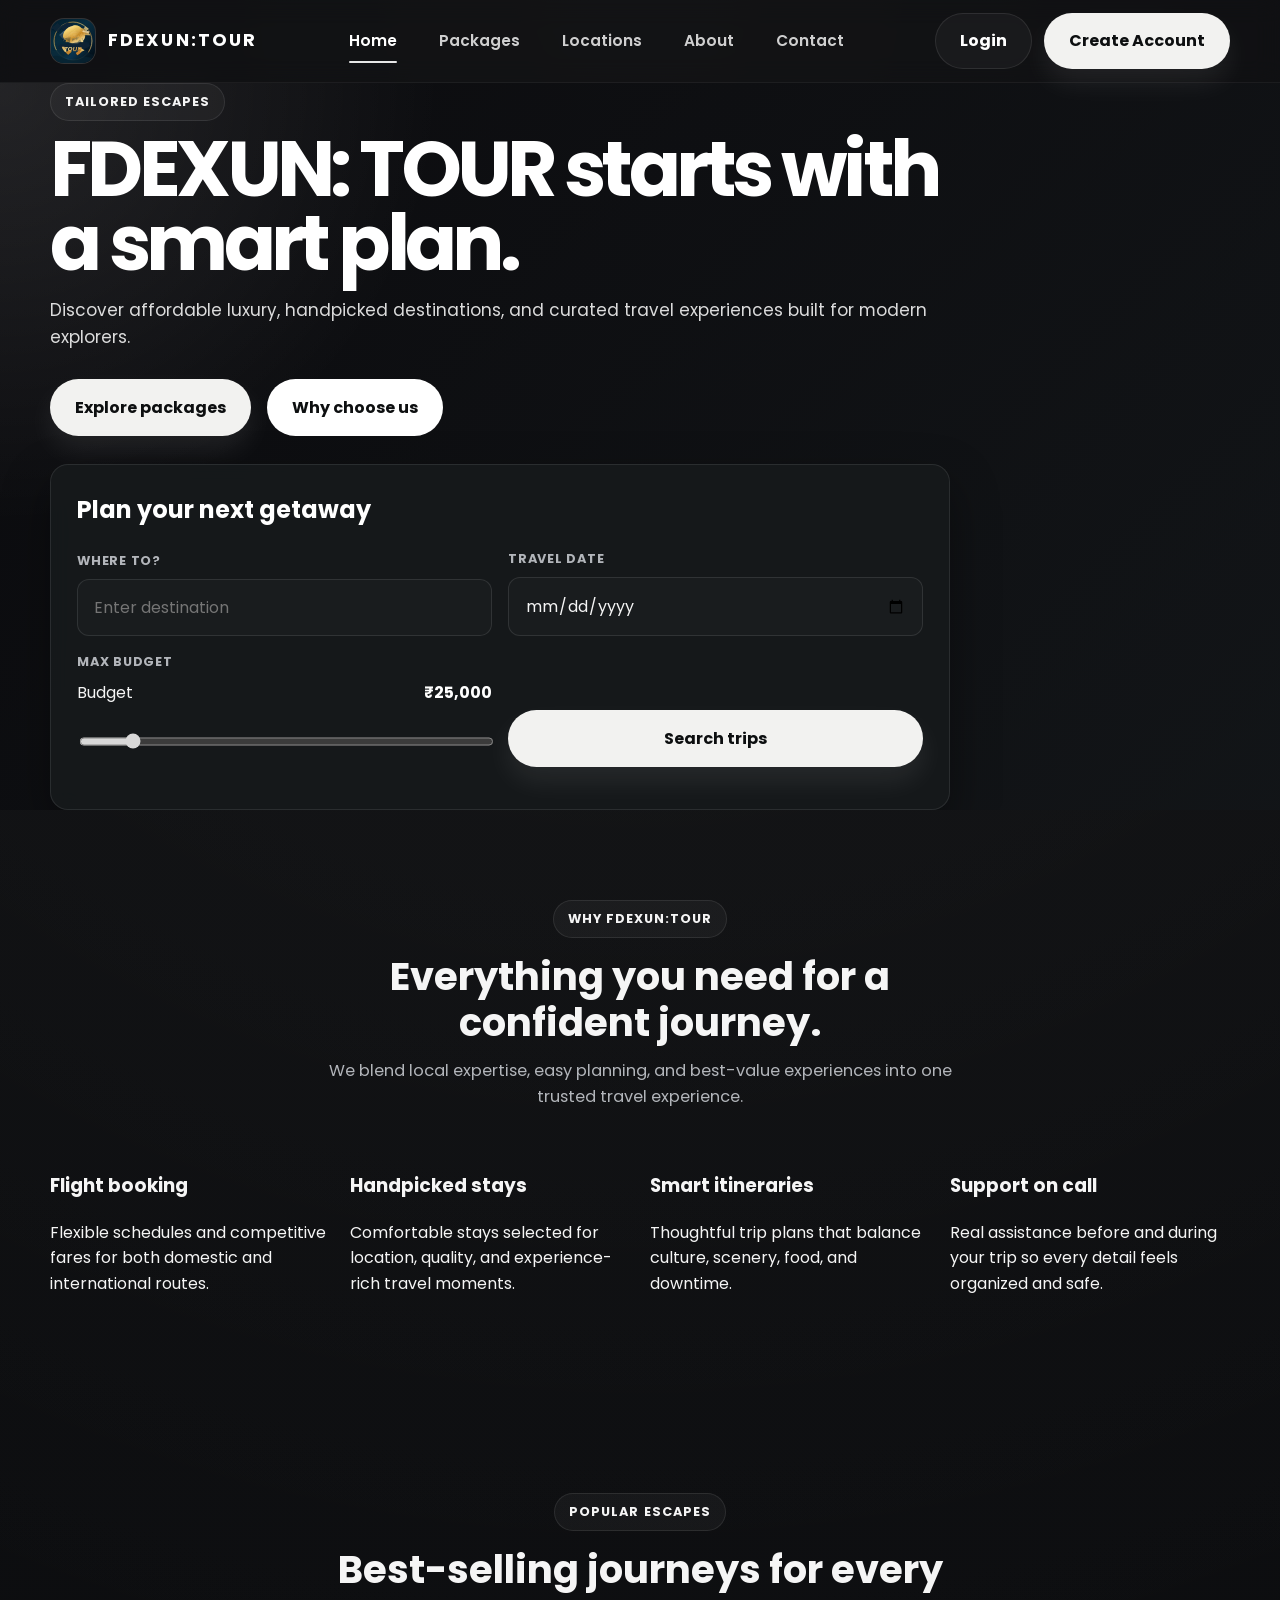
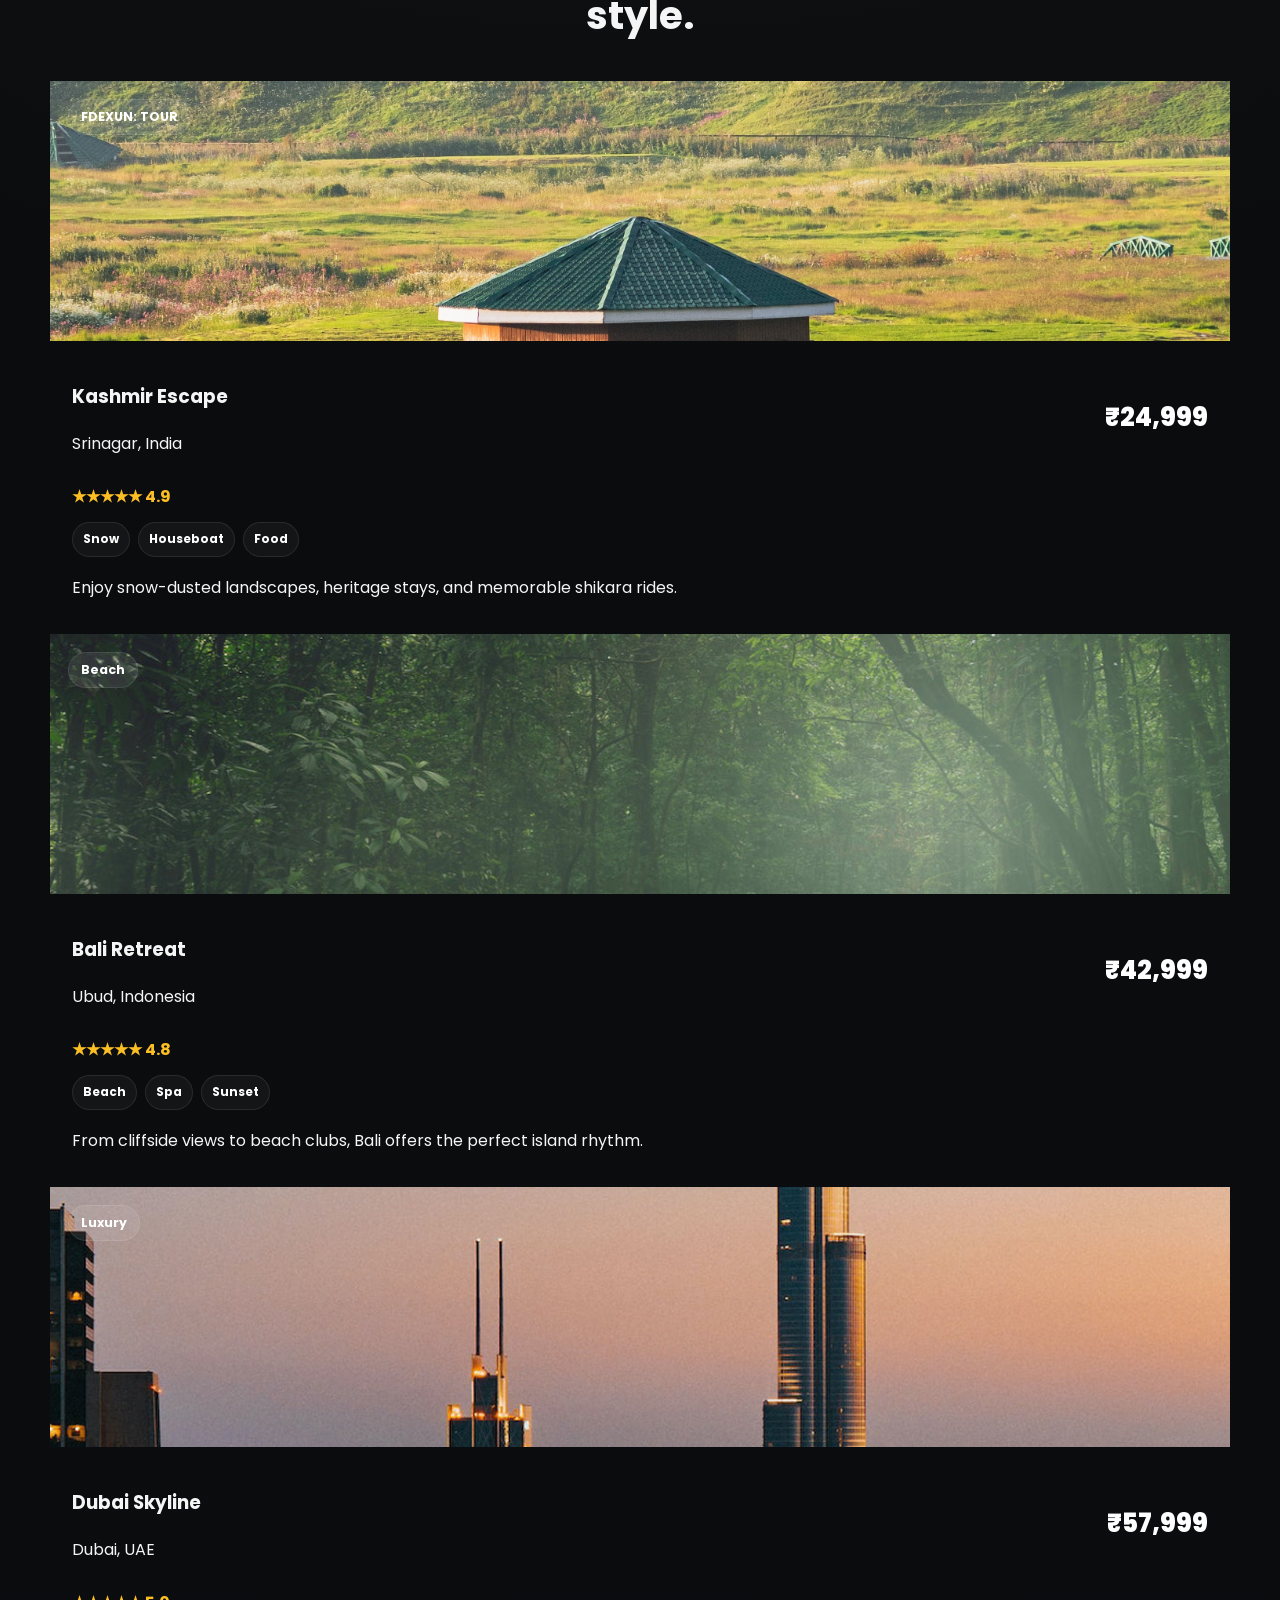
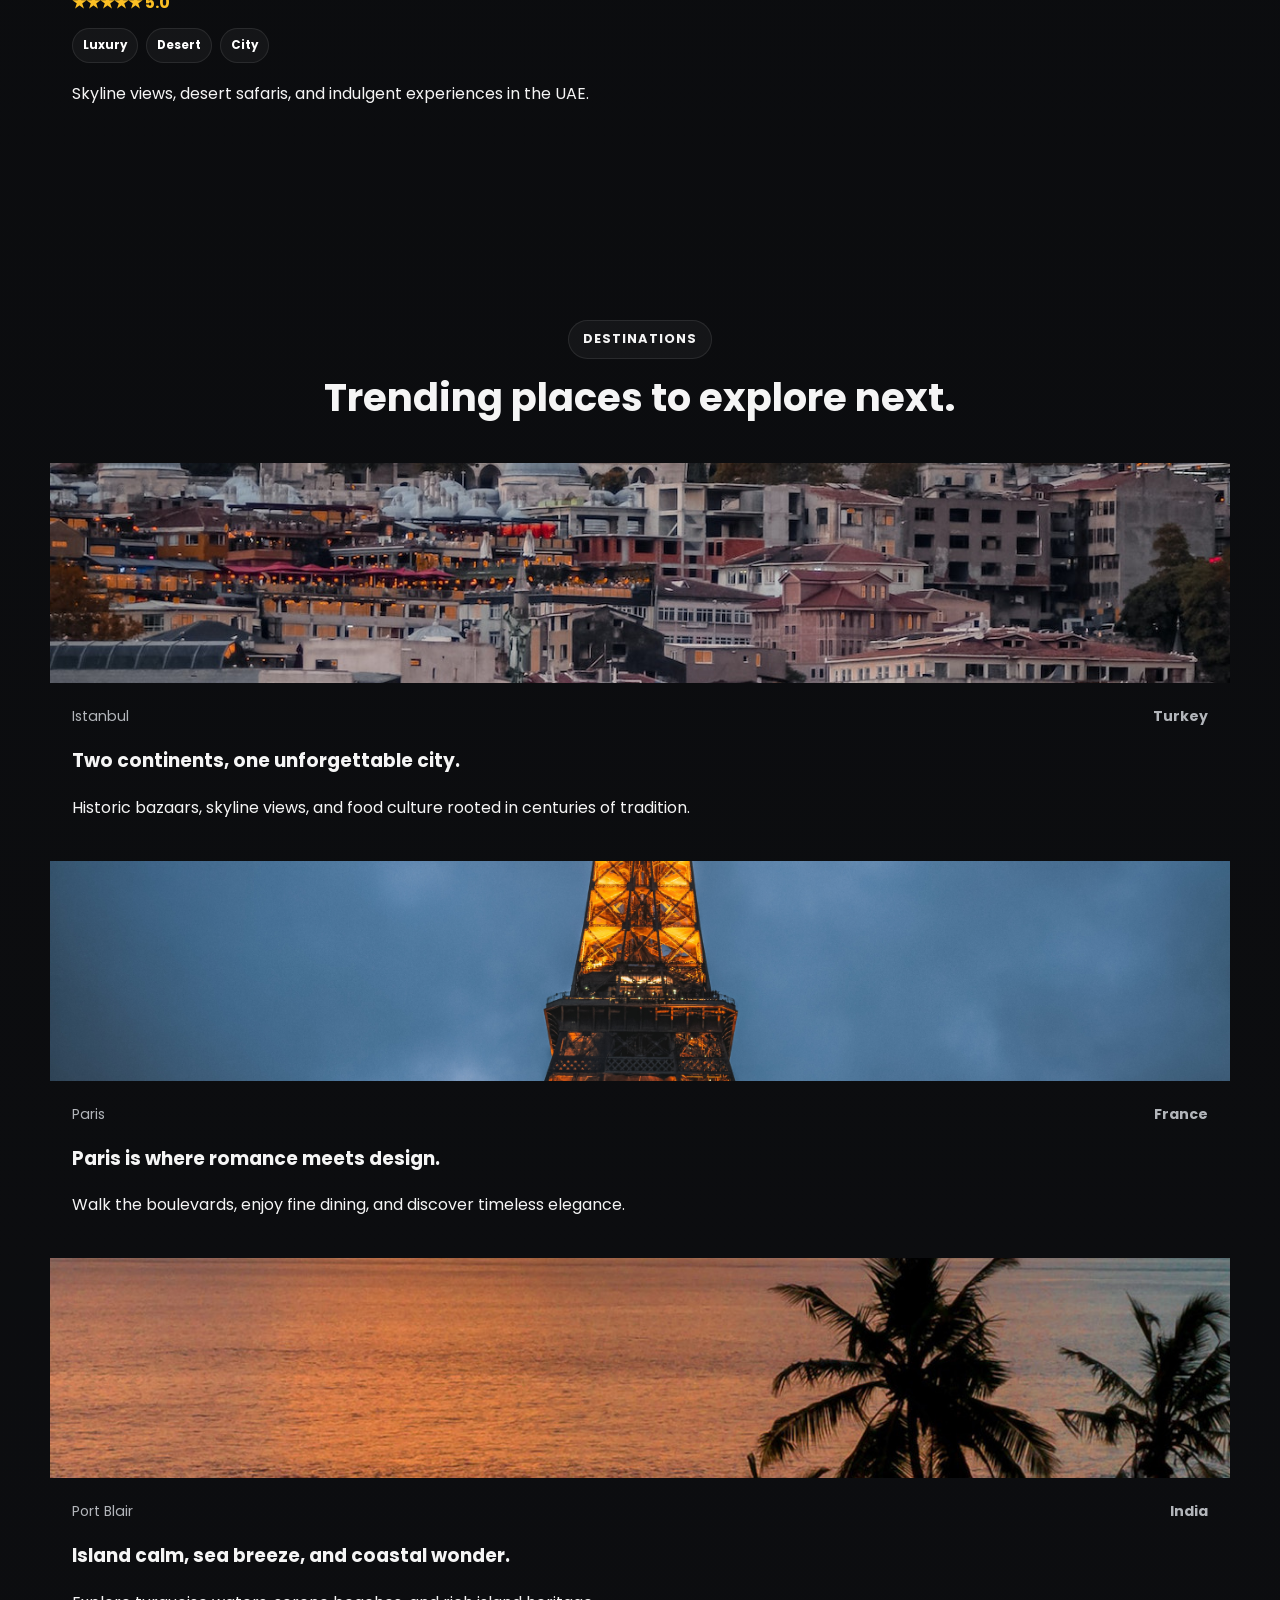
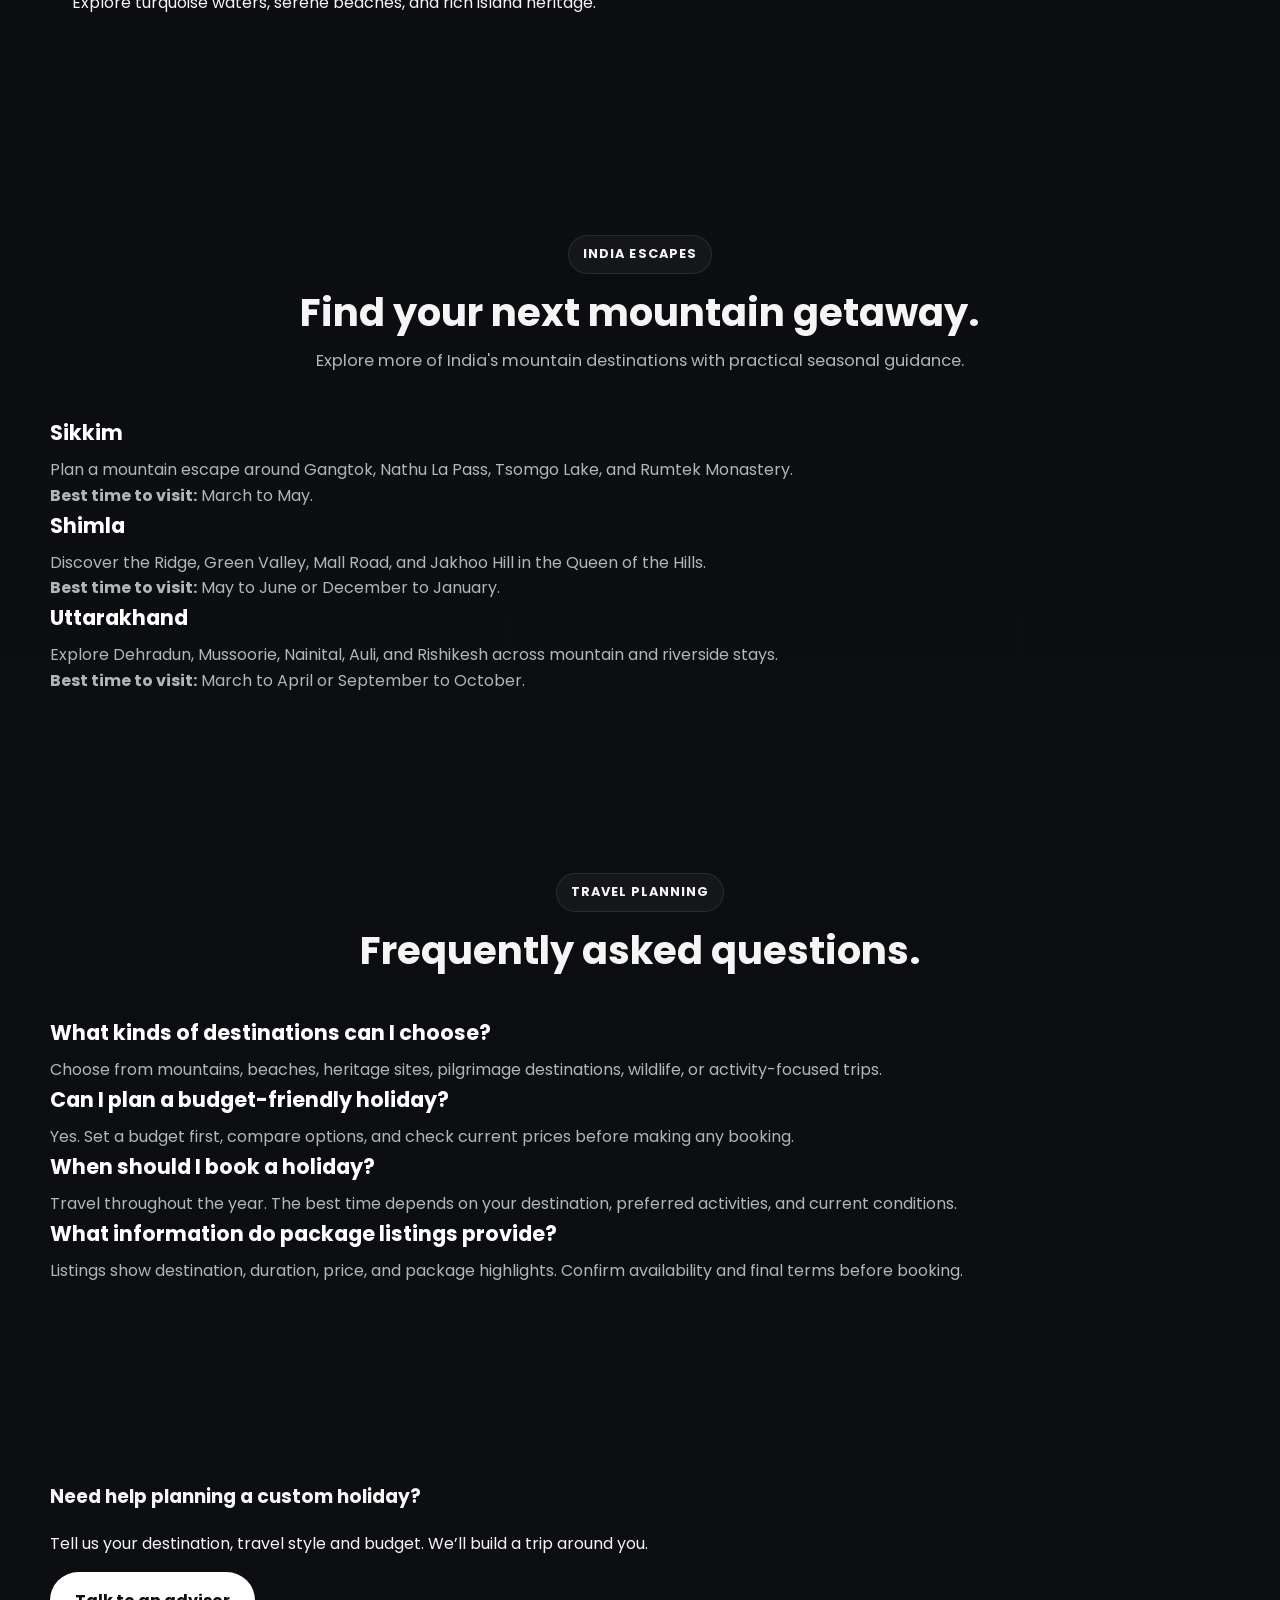
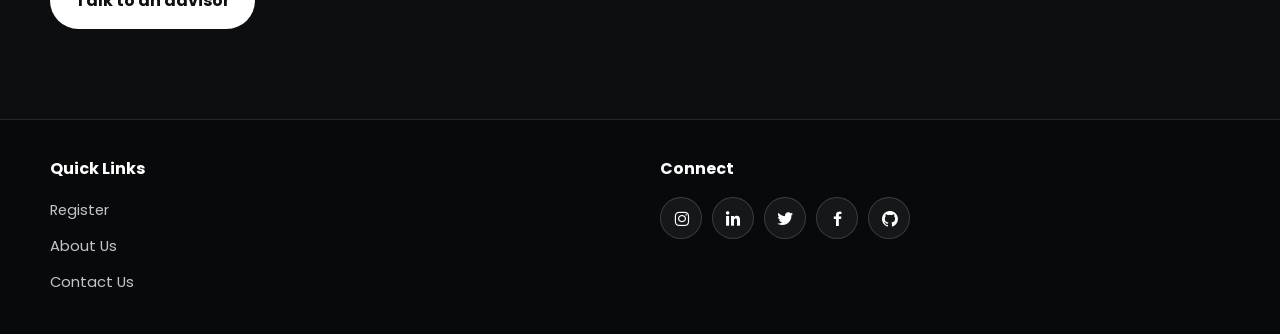
<file: index.html>
<!DOCTYPE html>
<html lang="en">
  <head>
    <meta charset="UTF-8" />
    <meta name="viewport" content="width=device-width, initial-scale=1.0" />
    <meta
      name="description"
      content="FDEXUN:TOUR is a professional travel website featuring curated holidays, popular destinations, and seamless trip planning."
    />
    <title>FDEXUN:TOUR | Travel smarter</title>
    <link rel="icon" href="./assets/images/fdexun-tour-logo.svg" />
    <link rel="preconnect" href="https://fonts.googleapis.com" />
    <link rel="preconnect" href="https://fonts.gstatic.com" crossorigin />
    <link
      href="https://fonts.googleapis.com/css2?family=Paytone+One&family=Poppins:wght@100;200;300;400;500;600;700;800;900&display=swap"
      rel="stylesheet"
    />
    <link rel="stylesheet" href="https://unpkg.com/boxicons@latest/css/boxicons.min.css" />
    <link rel="stylesheet" href="./css/style.css" />
    <link rel="stylesheet" href="./css/responsive.css" />
    <link rel="stylesheet" href="./css/quick-links-footer.css" />
    <script src="./js/main.js" defer></script>
  </head>
  <body>
    <header class="site-header">
      <div class="container header-inner">
        <a href="./index.html" class="brand" aria-label="FDEXUN:TOUR home">
          <span class="brand-mark"><img src="./assets/images/fdexun-tour-logo.svg" alt="FDEXUN:TOUR logo" /></span>
          <span class="brand-text">FDEXUN:TOUR</span>
        </a>

        <nav class="nav-links" aria-label="Main navigation">
          <a href="./index.html" class="nav-link">Home</a>
          <a href="./packages.html" class="nav-link">Packages</a>
          <a href="./locations.html" class="nav-link">Locations</a>
          <a href="./about.html" class="nav-link">About</a>
          <a href="./contact.html" class="nav-link">Contact</a>
        </nav>

        <div class="nav-actions">
          <a href="./login.html" class="btn btn-secondary">Login</a>
          <a href="./register.html" class="btn btn-primary">Create Account</a>
        </div>

        <button class="menu-toggle" type="button" aria-label="Open menu">
          <span></span>
        </button>
      </div>
    </header>

    <main>
      <section class="hero">
        <div class="container hero-content">
          <div class="hero-copy">
            <div class="section-tag">Tailored escapes</div>
            <h1>FDEXUN: TOUR starts with a smart plan.</h1>
            <p>
              Discover affordable luxury, handpicked destinations, and curated travel experiences built for
              modern explorers.
            </p>
            <div class="hero-actions">
              <a href="./packages.html" class="btn btn-primary">Explore packages</a>
              <a href="#discover" class="btn btn-light">Why choose us</a>
            </div>
          </div>

          <aside class="search-card" aria-label="Travel search panel">
            <h3>Plan your next getaway</h3>
            <form id="hero-search">
              <div class="form-grid">
                <div class="field">
                  <label for="trip-location">Where to?</label>
                  <input id="trip-location" type="text" placeholder="Enter destination" />
                </div>
                <div class="field">
                  <label for="trip-date">Travel date</label>
                  <input id="trip-date" type="date" />
                </div>
                <div class="field">
                  <label for="budget-range">Max budget</label>
                  <div class="slider-wrap">
                    <div class="slider-row">
                      <span>Budget</span>
                      <strong id="budget-value">₹25,000</strong>
                    </div>
                    <input id="budget-range" type="range" min="10000" max="200000" step="5000" value="25000" />
                  </div>
                </div>
                <button type="submit" class="btn btn-primary">Search trips</button>
                <div id="form-status" class="form-status" aria-live="polite"></div>
              </div>
            </form>
          </aside>
        </div>
      </section>

      <section id="discover" class="section">
        <div class="container">
          <div class="section-header">
            <span class="section-tag">Why FDEXUN:TOUR</span>
            <h2>Everything you need for a confident journey.</h2>
            <p>
              We blend local expertise, easy planning, and best-value experiences into one trusted travel experience.
            </p>
          </div>
          <div class="card-grid">
            <article class="feature-card">
              <h3>Flight booking</h3>
              <p>Flexible schedules and competitive fares for both domestic and international routes.</p>
            </article>
            <article class="feature-card">
              <h3>Handpicked stays</h3>
              <p>Comfortable stays selected for location, quality, and experience-rich travel moments.</p>
            </article>
            <article class="feature-card">
              <h3>Smart itineraries</h3>
              <p>Thoughtful trip plans that balance culture, scenery, food, and downtime.</p>
            </article>
            <article class="feature-card">
              <h3>Support on call</h3>
              <p>Real assistance before and during your trip so every detail feels organized and safe.</p>
            </article>
          </div>
        </div>
      </section>

      <section class="section subsection">
        <div class="container">
          <div class="section-header">
            <span class="section-tag">Popular escapes</span>
            <h2>Best-selling journeys for every style.</h2>
          </div>

          <div class="package-grid" id="package">
            <article class="package-card">
              <div class="package-image">
                <img src="./assets/files/l1.jpg" alt="Kashmir winter getaway" />
                <span class="package-badge">FDEXUN: TOUR</span>
              </div>
              <div class="package-content">
                <div class="package-meta">
                  <div>
                    <h3>Kashmir Escape</h3>
                    <p>Srinagar, India</p>
                  </div>
                  <span class="package-price">₹24,999</span>
                </div>
                <div class="package-rating">★★★★★ 4.9</div>
                <div class="package-list">
                  <span class="package-tag">Snow</span>
                  <span class="package-tag">Houseboat</span>
                  <span class="package-tag">Food</span>
                </div>
                <p>Enjoy snow-dusted landscapes, heritage stays, and memorable shikara rides.</p>
              </div>
            </article>

            <article class="package-card">
              <div class="package-image">
                <img src="./assets/files/l4.jpg" alt="Bali island retreat" />
                <span class="package-badge">Beach</span>
              </div>
              <div class="package-content">
                <div class="package-meta">
                  <div>
                    <h3>Bali Retreat</h3>
                    <p>Ubud, Indonesia</p>
                  </div>
                  <span class="package-price">₹42,999</span>
                </div>
                <div class="package-rating">★★★★★ 4.8</div>
                <div class="package-list">
                  <span class="package-tag">Beach</span>
                  <span class="package-tag">Spa</span>
                  <span class="package-tag">Sunset</span>
                </div>
                <p>From cliffside views to beach clubs, Bali offers the perfect island rhythm.</p>
              </div>
            </article>

            <article class="package-card">
              <div class="package-image">
                <img src="./assets/files/l5.jpg" alt="Dubai skyline journey" />
                <span class="package-badge">Luxury</span>
              </div>
              <div class="package-content">
                <div class="package-meta">
                  <div>
                    <h3>Dubai Skyline</h3>
                    <p>Dubai, UAE</p>
                  </div>
                  <span class="package-price">₹57,999</span>
                </div>
                <div class="package-rating">★★★★★ 5.0</div>
                <div class="package-list">
                  <span class="package-tag">Luxury</span>
                  <span class="package-tag">Desert</span>
                  <span class="package-tag">City</span>
                </div>
                <p>Skyline views, desert safaris, and indulgent experiences in the UAE.</p>
              </div>
            </article>
          </div>
        </div>
      </section>

      <section class="section subsection" id="locations">
        <div class="container">
          <div class="section-header">
            <span class="section-tag">Destinations</span>
            <h2>Trending places to explore next.</h2>
          </div>
          <div class="location-grid">
            <article class="location-card">
              <div class="location-visual"><img src="./assets/files/l2.jpg" alt="Istanbul" /></div>
              <div class="location-content">
                <div class="meta"><span>Istanbul</span><strong>Turkey</strong></div>
                <h3>Two continents, one unforgettable city.</h3>
                <p>Historic bazaars, skyline views, and food culture rooted in centuries of tradition.</p>
              </div>
            </article>
            <article class="location-card">
              <div class="location-visual"><img src="./assets/files/l3.jpg" alt="Paris" /></div>
              <div class="location-content">
                <div class="meta"><span>Paris</span><strong>France</strong></div>
                <h3>Paris is where romance meets design.</h3>
                <p>Walk the boulevards, enjoy fine dining, and discover timeless elegance.</p>
              </div>
            </article>
            <article class="location-card">
              <div class="location-visual"><img src="./assets/files/l7.jpg" alt="Port Blair" /></div>
              <div class="location-content">
                <div class="meta"><span>Port Blair</span><strong>India</strong></div>
                <h3>Island calm, sea breeze, and coastal wonder.</h3>
                <p>Explore turquoise waters, serene beaches, and rich island heritage.</p>
              </div>
            </article>
          </div>
        </div>
      </section>

      <section class="section subsection">
        <div class="container">
          <div class="section-header">
            <span class="section-tag">India escapes</span>
            <h2>Find your next mountain getaway.</h2>
            <p>Explore more of India's mountain destinations with practical seasonal guidance.</p>
          </div>
          <div class="regional-grid">
            <article class="info-card">
              <h3>Sikkim</h3>
              <p>Plan a mountain escape around Gangtok, Nathu La Pass, Tsomgo Lake, and Rumtek Monastery.</p>
              <p><strong>Best time to visit:</strong> March to May.</p>
            </article>
            <article class="info-card">
              <h3>Shimla</h3>
              <p>Discover the Ridge, Green Valley, Mall Road, and Jakhoo Hill in the Queen of the Hills.</p>
              <p><strong>Best time to visit:</strong> May to June or December to January.</p>
            </article>
            <article class="info-card">
              <h3>Uttarakhand</h3>
              <p>Explore Dehradun, Mussoorie, Nainital, Auli, and Rishikesh across mountain and riverside stays.</p>
              <p><strong>Best time to visit:</strong> March to April or September to October.</p>
            </article>
          </div>
        </div>
      </section>

      <section class="section subsection" id="faq">
        <div class="container">
          <div class="section-header">
            <span class="section-tag">Travel planning</span>
            <h2>Frequently asked questions.</h2>
          </div>
          <div class="faq-grid">
            <article class="info-card">
              <h3>What kinds of destinations can I choose?</h3>
              <p>Choose from mountains, beaches, heritage sites, pilgrimage destinations, wildlife, or activity-focused trips.</p>
            </article>
            <article class="info-card">
              <h3>Can I plan a budget-friendly holiday?</h3>
              <p>Yes. Set a budget first, compare options, and check current prices before making any booking.</p>
            </article>
            <article class="info-card">
              <h3>When should I book a holiday?</h3>
              <p>Travel throughout the year. The best time depends on your destination, preferred activities, and current conditions.</p>
            </article>
            <article class="info-card">
              <h3>What information do package listings provide?</h3>
              <p>Listings show destination, duration, price, and package highlights. Confirm availability and final terms before booking.</p>
            </article>
          </div>
        </div>
      </section>

      <section class="section cta-banner">
        <div class="container">
          <div class="cta-box">
            <div>
              <h3>Need help planning a custom holiday?</h3>
              <p>Tell us your destination, travel style and budget. We’ll build a trip around you.</p>
            </div>
            <a href="./contact.html" class="btn btn-light">Talk to an advisor</a>
          </div>
        </div>
      </section>

    </main>
    <footer class="quick-links-footer">
      <div class="foot">
        <div class="footer-content">
          <div class="footlinks">
            <h4>Quick Links</h4>
            <ul>
              <li><a href="./register.html">Register</a></li>
              <li><a href="./info.html">About Us</a></li>
              <li><a href="./contact.html">Contact Us</a></li>
            </ul>
          </div>
          <div class="footlinks">
            <h4>Connect</h4>
            <div class="social">
              <a href="https://www.instagram.com/r.parth._06/" target="_blank" rel="noopener noreferrer" aria-label="Instagram"><i class="bx bxl-instagram" aria-hidden="true"></i></a>
              <a href="https://www.linkedin.com/in/rajput-parth-a90a53328/" target="_blank" rel="noopener noreferrer" aria-label="LinkedIn"><i class="bx bxl-linkedin" aria-hidden="true"></i></a>
              <a href="https://x.com/Rajputparth06" target="_blank" rel="noopener noreferrer" aria-label="X / Twitter"><i class="bx bxl-twitter" aria-hidden="true"></i></a>
              <a href="https://www.facebook.com/parth.krishna.904" target="_blank" rel="noopener noreferrer" aria-label="Facebook"><i class="bx bxl-facebook" aria-hidden="true"></i></a>
              <a href="https://github.com/rparth006" target="_blank" rel="noopener noreferrer" aria-label="GitHub"><i class="bx bxl-github" aria-hidden="true"></i></a>
            </div>
          </div>
        </div>
      </div>
    </footer>
  </body>
</html>
</file>
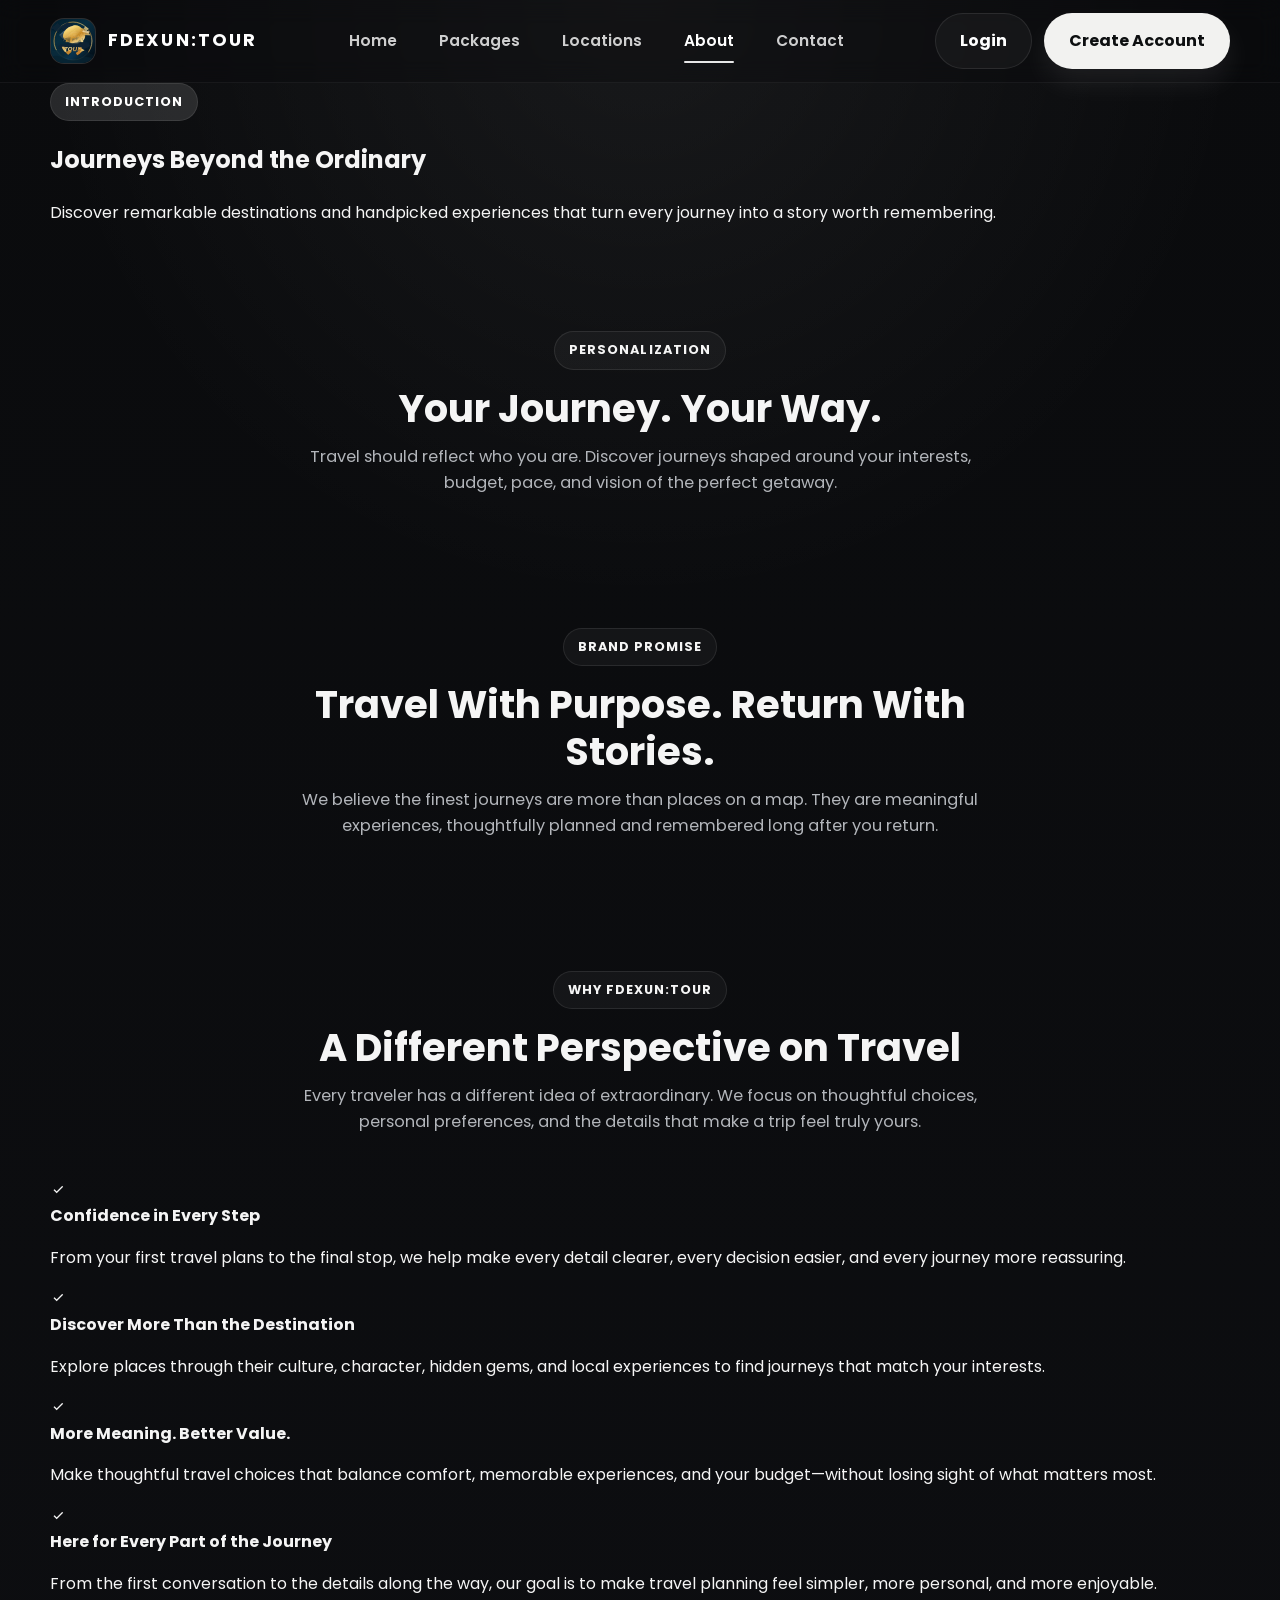
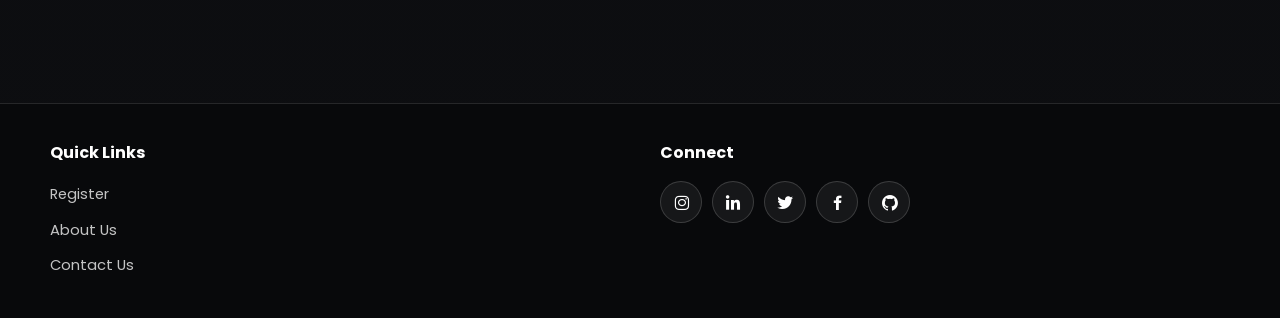
<file: about.html>
<!DOCTYPE html>
<html lang="en">
  <head>
    <meta charset="UTF-8" />
    <meta name="viewport" content="width=device-width, initial-scale=1.0" />
    <title>About Us | FDEXUN:TOUR</title>
    <link rel="icon" href="./assets/images/fdexun-tour-logo.svg" />
    <link rel="preconnect" href="https://fonts.googleapis.com" />
    <link rel="preconnect" href="https://fonts.gstatic.com" crossorigin />
    <link
      href="https://fonts.googleapis.com/css2?family=Paytone+One&family=Poppins:wght@100;200;300;400;500;600;700;800;900&display=swap"
      rel="stylesheet"
    />
    <link rel="stylesheet" href="https://unpkg.com/boxicons@latest/css/boxicons.min.css" />
    <link rel="stylesheet" href="./css/style.css" />
    <link rel="stylesheet" href="./css/responsive.css" />
    <link rel="stylesheet" href="./css/quick-links-footer.css" />
    <script src="./js/main.js" defer></script>
  </head>
  <body>
    <header class="site-header">
      <div class="container header-inner">
        <a href="./index.html" class="brand" aria-label="FDEXUN:TOUR home">
          <span class="brand-mark"><img src="./assets/images/fdexun-tour-logo.svg" alt="FDEXUN:TOUR logo" /></span>
          <span class="brand-text">FDEXUN:TOUR</span>
        </a>

        <nav class="nav-links" aria-label="Main navigation">
          <a href="./index.html" class="nav-link">Home</a>
          <a href="./packages.html" class="nav-link">Packages</a>
          <a href="./locations.html" class="nav-link">Locations</a>
          <a href="./about.html" class="nav-link">About</a>
          <a href="./contact.html" class="nav-link">Contact</a>
        </nav>

        <div class="nav-actions">
          <a href="./login.html" class="btn btn-secondary">Login</a>
          <a href="./register.html" class="btn btn-primary">Create Account</a>
        </div>

        <button class="menu-toggle" type="button" aria-label="Open menu">
          <span></span>
        </button>
      </div>
    </header>

    <main>
      <section class="page-banner">
        <div class="container page-banner-inner">
          <span class="section-tag" style="background: rgba(255,255,255,0.12); color: white;">Introduction</span>
          <h1>Journeys Beyond the Ordinary</h1>
          <p>Discover remarkable destinations and handpicked experiences that turn every journey into a story worth remembering.</p>
        </div>
      </section>

      <section class="section">
        <div class="container">
          <div class="section-header">
            <span class="section-tag">Personalization</span>
            <h2>Your Journey. Your Way.</h2>
            <p>Travel should reflect who you are. Discover journeys shaped around your interests, budget, pace, and vision of the perfect getaway.</p>
          </div>
        </div>
      </section>

      <section class="section" style="padding-top: 0;">
        <div class="container">
          <div class="section-header">
            <span class="section-tag">Brand Promise</span>
            <h2>Travel With Purpose. Return With Stories.</h2>
            <p>We believe the finest journeys are more than places on a map. They are meaningful experiences, thoughtfully planned and remembered long after you return.</p>
          </div>
        </div>
      </section>

      <section class="section" style="padding-top: 0;">
        <div class="container">
          <div class="section-header">
            <span class="section-tag">Why FDEXUN:TOUR</span>
            <h2>A Different Perspective on Travel</h2>
            <p>Every traveler has a different idea of extraordinary. We focus on thoughtful choices, personal preferences, and the details that make a trip feel truly yours.</p>
          </div>
          <div class="contact-grid">
            <div class="contact-card">
              <div class="contact-list">
                <div class="contact-item">
                  <div class="icon"><i class='bx bx-check'></i></div>
                  <div>
                    <strong>Confidence in Every Step</strong>
                    <p>From your first travel plans to the final stop, we help make every detail clearer, every decision easier, and every journey more reassuring.</p>
                  </div>
                </div>
                <div class="contact-item">
                  <div class="icon"><i class='bx bx-check'></i></div>
                  <div>
                    <strong>Discover More Than the Destination</strong>
                    <p>Explore places through their culture, character, hidden gems, and local experiences to find journeys that match your interests.</p>
                  </div>
                </div>
              </div>
            </div>
            <div class="contact-card">
              <div class="contact-list">
                <div class="contact-item">
                  <div class="icon"><i class='bx bx-check'></i></div>
                  <div>
                    <strong>More Meaning. Better Value.</strong>
                    <p>Make thoughtful travel choices that balance comfort, memorable experiences, and your budget—without losing sight of what matters most.</p>
                  </div>
                </div>
                <div class="contact-item">
                  <div class="icon"><i class='bx bx-check'></i></div>
                  <div>
                    <strong>Here for Every Part of the Journey</strong>
                    <p>From the first conversation to the details along the way, our goal is to make travel planning feel simpler, more personal, and more enjoyable.</p>
                  </div>
                </div>
              </div>
            </div>
          </div>
        </div>
      </section>
    </main>
    <footer class="quick-links-footer">
      <div class="foot">
        <div class="footer-content">
          <div class="footlinks">
            <h4>Quick Links</h4>
            <ul>
              <li><a href="./register.html">Register</a></li>
              <li><a href="./info.html">About Us</a></li>
              <li><a href="./contact.html">Contact Us</a></li>
            </ul>
          </div>
          <div class="footlinks">
            <h4>Connect</h4>
            <div class="social">
              <a href="https://www.instagram.com/r.parth._06/" target="_blank" rel="noopener noreferrer" aria-label="Instagram"><i class="bx bxl-instagram" aria-hidden="true"></i></a>
              <a href="https://www.linkedin.com/in/rajput-parth-a90a53328/" target="_blank" rel="noopener noreferrer" aria-label="LinkedIn"><i class="bx bxl-linkedin" aria-hidden="true"></i></a>
              <a href="https://x.com/Rajputparth06" target="_blank" rel="noopener noreferrer" aria-label="X / Twitter"><i class="bx bxl-twitter" aria-hidden="true"></i></a>
              <a href="https://www.facebook.com/parth.krishna.904" target="_blank" rel="noopener noreferrer" aria-label="Facebook"><i class="bx bxl-facebook" aria-hidden="true"></i></a>
              <a href="https://github.com/rparth006" target="_blank" rel="noopener noreferrer" aria-label="GitHub"><i class="bx bxl-github" aria-hidden="true"></i></a>
            </div>
          </div>
        </div>
      </div>
    </footer>
  </body>
</html>
</file>
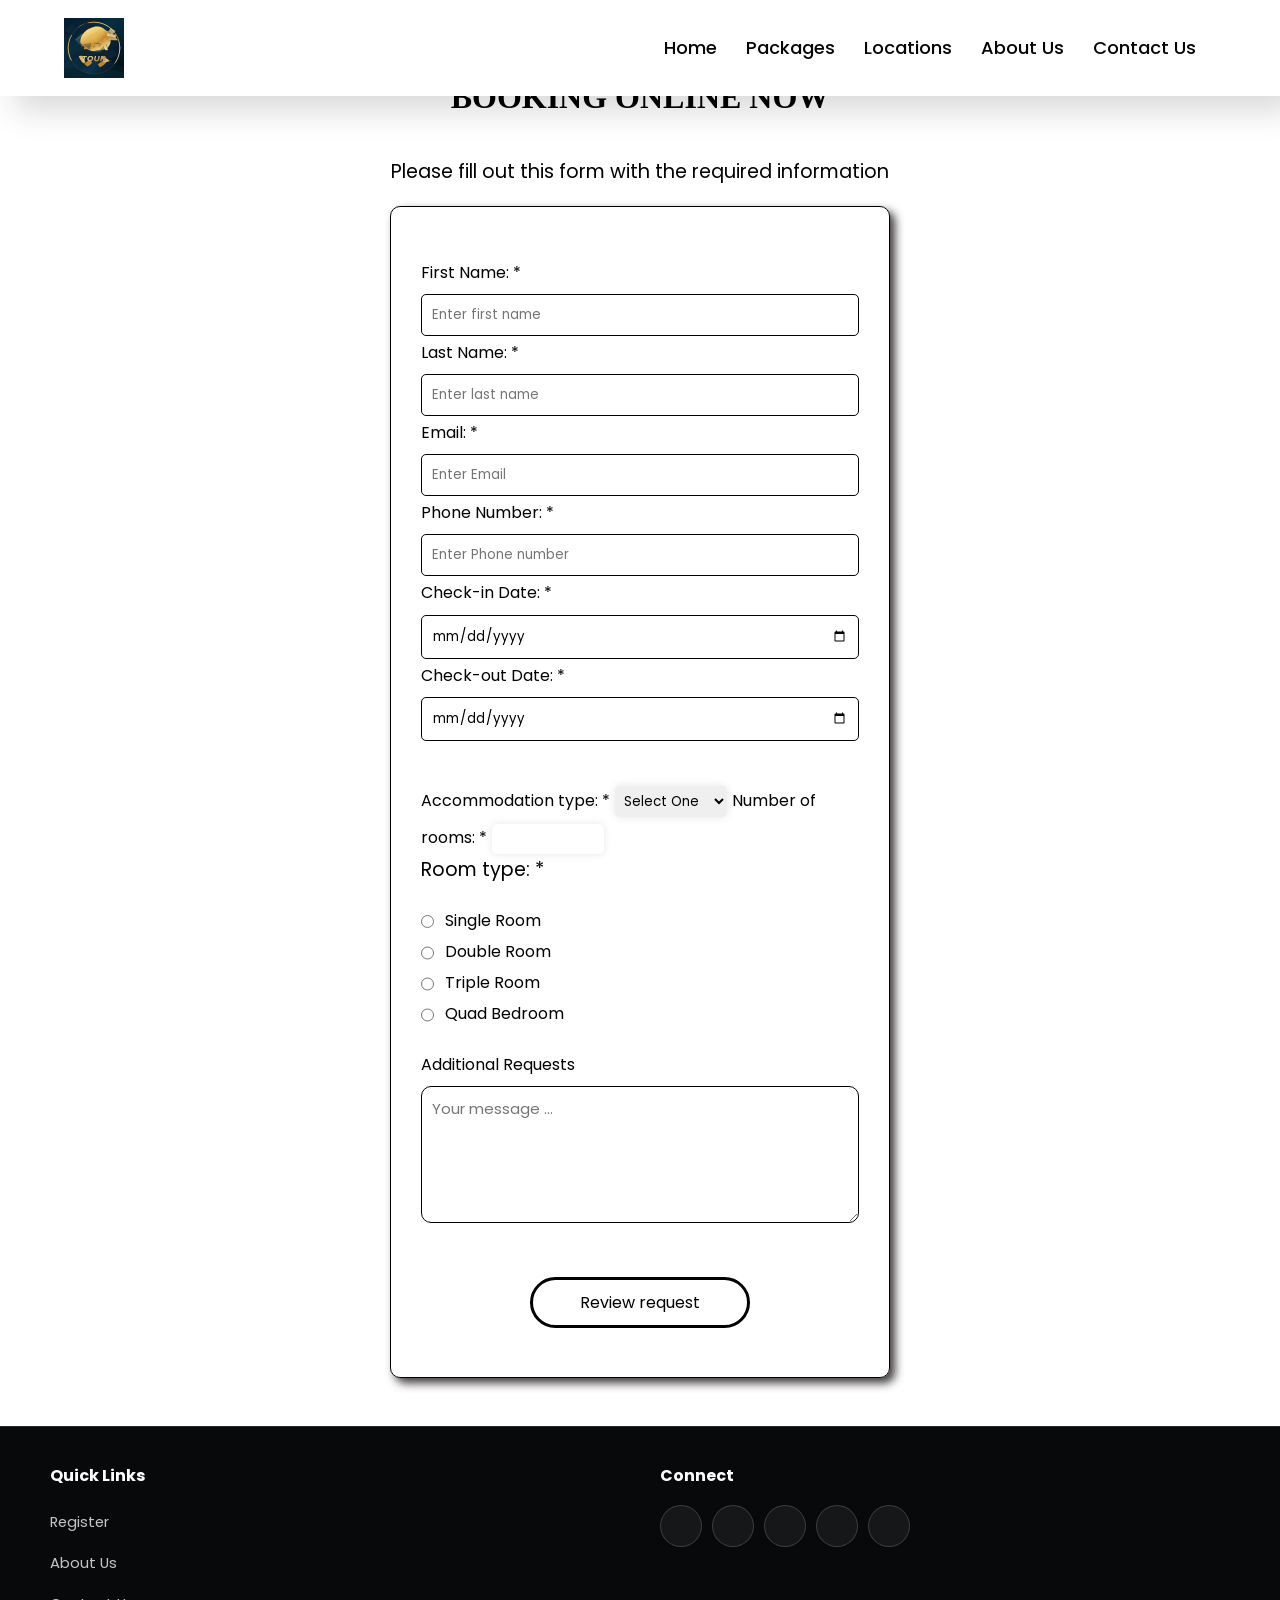
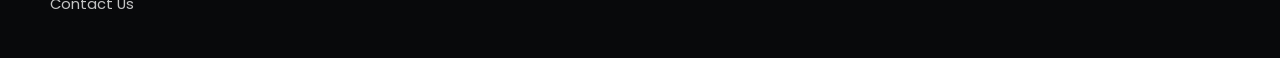
<file: booking.html>
<!DOCTYPE html>
<html lang="en">

<head>
    <meta charset="UTF-8" />
    <meta http-equiv="X-UA-Compatible" content="IE=edge" />
    <meta name="viewport" content="width=device-width, initial-scale=1.0" />
    <title>Register Here</title>
    <link rel="icon" href="./assets/images/fdexun-tour-logo.svg" />
    <link rel="stylesheet" type="text/css" href="./assets/css/style.css" />
    <link rel="stylesheet" type="text/css" href="./assets/css/booking.css" />
    <link rel="stylesheet" href="./css/quick-links-footer.css" />
    <link rel="preconnect" href="https://fonts.googleapis.com" />
    <link rel="preconnect" href="https://fonts.gstatic.com" crossorigin />
    <link
        href="https://fonts.googleapis.com/css2?family=Paytone+One&family=Poppins:wght@100;200;300;400;500;600;700;800;900&display=swap"
        rel="stylesheet" />
    <script src="./js/main.js" defer></script>
</head>

<body>
    <div>
        <nav>
            <img src="./assets/images/fdexun-tour-logo.svg" class="logo" alt="FDEXUN:TOUR logo" title="FDEXUN:TOUR">
            <ul class="navbar">
                <li>
                    <a href="index.html">Home</a>
                    <a href="./index.html#package">Packages</a>
                    <a href="./index.html#locations">Locations</a>
                    <a href="./info.html">About Us</a>
                    <a href="./contact.html">Contact Us</a>
                </li>
            </ul>
        </nav>
    </div>

    <div class="booking">
        <h1>Booking Online Now</h1>
        <p>Please fill out this form with the required information</p>
        <form id="booking-form">
            <fieldset>
                <label>First Name: *
                    <input type="text" class="data" name="firstname" placeholder="Enter first name" required /></label>
                <label>Last Name: *
                    <input type="text" name="lastname" placeholder="Enter last name" required />
                </label>
                <label>Email: *
                    <input type="email" name="email" placeholder="Enter Email" required />
                </label>
                <label>Phone Number: *
                    <input type="text" name="phone" placeholder="Enter Phone number" required />
                </label>

                <label>Check-in Date: *
                    <input type="date" name="check-in-date" required />
                </label>
                <label>Check-out Date: *
                    <input type="date" name="check-out-date" required />
                </label>
            </fieldset>
            <fieldset>
                <label for="accomodation">Accommodation type: *</label>
                    <select name="accomodation" id="accomodation" required>
                        <option value="">Select One</option>
                        <option value="1">Hotel</option>
                        <option value="2">Self-Catered</option>
                        <option value="3">Hostel</option>
                        <option value="4">Guesthouse</option>
                    </select>
                <label for="rooms">Number of rooms: *</label>
                <input id="rooms" type="number" name="rooms" min="1" max="10" class="room" required />
                <fieldset>
                    <legend>Room type: *</legend>
                    <label><input type="radio" name="room-type" value="single" class="inline" required /> Single Room</label><br>
                    <label><input type="radio" name="room-type" value="double" class="inline" /> Double Room</label><br>
                    <label><input type="radio" name="room-type" value="triple" class="inline" /> Triple Room</label><br>
                    <label><input type="radio" name="room-type" value="quad" class="inline" /> Quad Bedroom</label>
                </fieldset>

                <label>Additional Requests
                    <textarea name="additional" rows="5" cols="30" placeholder="Your message ..."></textarea>
                </label>
            </fieldset>
            <button type="submit" class="submit-btn">Review request</button>
            <p id="booking-status" role="status" aria-live="polite"></p>
           
        </form>
    </div>
       
<!-- Footer -->

<section class="footer quick-links-footer">
    <div class="foot">
        <div class="footer-content">
            <div class="footlinks">
                <h4>Quick Links</h4>
                <ul>
                    <li><a href="./register.html">Register</a></li>
                    <li><a href="./info.html">About Us</a></li>
                    <li><a href="./contact.html">Contact Us</a></li>
                </ul>
            </div>

            <div class="footlinks">
                <h4>Connect</h4>
                <div class="social">
                    <a href="https://www.instagram.com/r.parth._06/" target="_blank" rel="noopener noreferrer" aria-label="Instagram"><i class='bx bxl-instagram'></i></a>
                    <a href="https://www.linkedin.com/in/rajput-parth-a90a53328/" target="_blank" rel="noopener noreferrer" aria-label="LinkedIn"><i class='bx bxl-linkedin'></i></a>
                    <a href="https://x.com/Rajputparth06" target="_blank" rel="noopener noreferrer" aria-label="X / Twitter"><i class='bx bxl-twitter'></i></a>
                    <a href="https://www.facebook.com/parth.krishna.904" target="_blank" rel="noopener noreferrer" aria-label="Facebook"><i class='bx bxl-facebook'></i></a>
                    <a href="https://github.com/rparth006" target="_blank" rel="noopener noreferrer" aria-label="GitHub"><i class='bx bxl-github'></i></a>
                </div>
            </div>

        </div>
    </div>

    <div class="end">
        <p></p>
    </div>
</section>

<!-- Javascript -->

<script>
    let calendar = document.querySelector('.calendar')
    if (calendar) {

    const month_names = ['January', 'February', 'March', 'April', 'May', 'June', 'July', 'August', 'September', 'October', 'November', 'December']

    isLeapYear = (year) => {
        return (year % 4 === 0 && year % 100 !== 0 && year % 400 !== 0) || (year % 100 === 0 && year % 400 === 0)
    }

    getFebDays = (year) => {
        return isLeapYear(year) ? 29 : 28
    }

    generateCalendar = (month, year) => {

        let calendar_days = calendar.querySelector('.calendar-days')
        let calendar_header_year = calendar.querySelector('#year')

        let days_of_month = [31, getFebDays(year), 31, 30, 31, 30, 31, 31, 30, 31, 30, 31]

        calendar_days.innerHTML = ''

        let currDate = new Date()
        if (month > 11 || month < 0) month = currDate.getMonth()
        if (!year) year = currDate.getFullYear()

        let curr_month = `${month_names[month]}`
        month_picker.innerHTML = curr_month
        calendar_header_year.innerHTML = year

        // get first day of month

        let first_day = new Date(year, month, 1)

        for (let i = 0; i <= days_of_month[month] + first_day.getDay() - 1; i++) {
            let day = document.createElement('div')
            if (i >= first_day.getDay()) {
                day.classList.add('calendar-day-hover')
                day.innerHTML = i - first_day.getDay() + 1
                day.innerHTML += `<span></span>
                                <span></span>
                                <span></span>
                                <span></span>`
                if (i - first_day.getDay() + 1 === currDate.getDate() && year === currDate.getFullYear() && month === currDate.getMonth()) {
                    day.classList.add('curr-date')
                }
            }
            calendar_days.appendChild(day)
        }
    }

    let month_list = calendar.querySelector('.month-list')

    month_names.forEach((e, index) => {
        let month = document.createElement('div')
        month.innerHTML = `<div data-month="${index}">${e}</div>`
        month.querySelector('div').onclick = () => {
            month_list.classList.remove('show')
            curr_month.value = index
            generateCalendar(index, curr_year.value)
        }
        month_list.appendChild(month)
    })

    let month_picker = calendar.querySelector('#month-picker')

    month_picker.onclick = () => {
        month_list.classList.add('show')
    }

    let currDate = new Date()

    let curr_month = {
        value: currDate.getMonth()
    }
    let curr_year = {
        value: currDate.getFullYear()
    }

    generateCalendar(curr_month.value, curr_year.value)

    document.querySelector('#prev-year').onclick = () => {
        --curr_year.value
        generateCalendar(curr_month.value, curr_year.value)
    }

    document.querySelector('#next-year').onclick = () => {
        ++curr_year.value
        generateCalendar(curr_month.value, curr_year.value)
    }
    }
</script>

<script>
    var slideIndex = 1;
    showDivs(slideIndex);

    function plusDivs(n) {
        showDivs(slideIndex += n);
    }

    function showDivs(n) {
        var i;
        var x = document.getElementsByClassName("mySlides");
        if (!x.length) return;
        if (n > x.length) {
            slideIndex = 1
        }
        if (n < 1) {
            slideIndex = x.length
        }
        for (i = 0; i < x.length; i++) {
            x[i].style.display = "none";
        }
        x[slideIndex - 1].style.display = "block";
    }
</script>
</body>

</html>
</file>
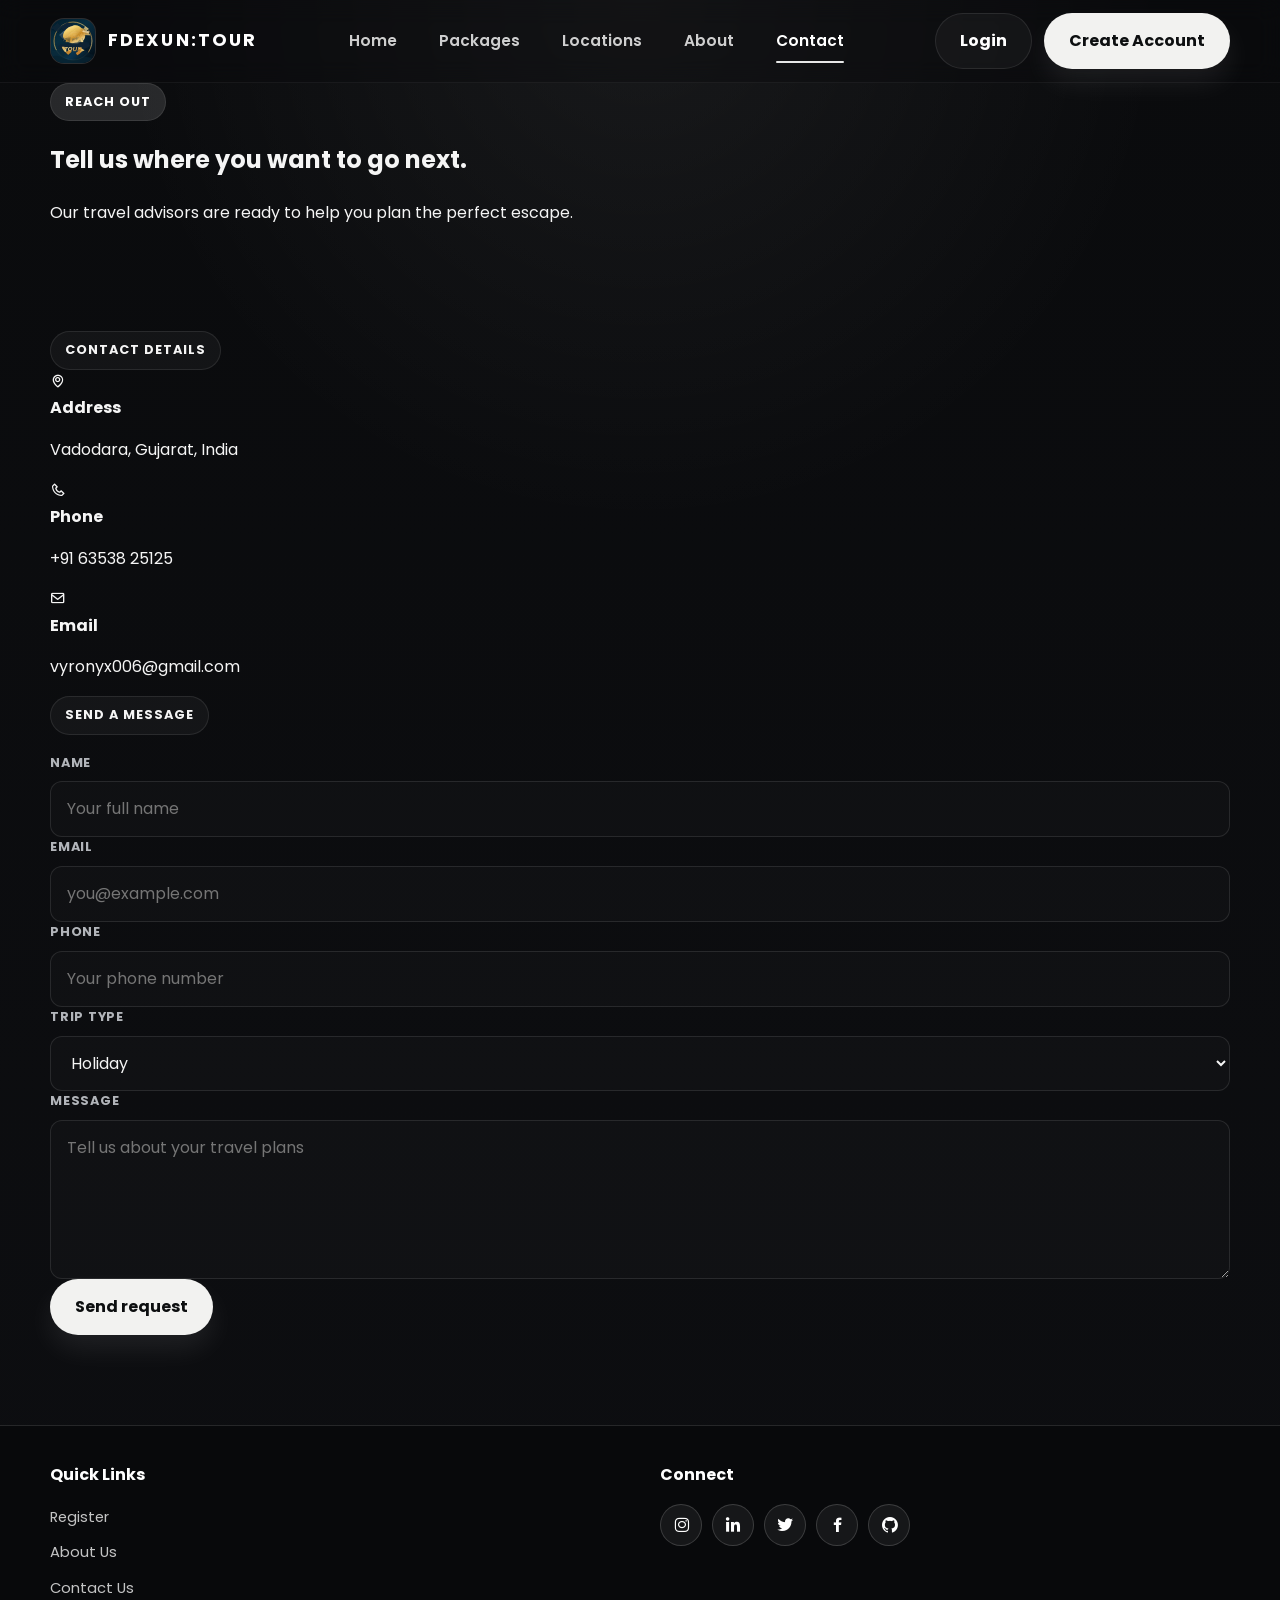
<file: contact.html>
<!DOCTYPE html>
<html lang="en">
  <head>
    <meta charset="UTF-8" />
    <meta name="viewport" content="width=device-width, initial-scale=1.0" />
    <title>Contact Us | FDEXUN:TOUR</title>
    <link rel="icon" href="./assets/images/fdexun-tour-logo.svg" />
    <link rel="preconnect" href="https://fonts.googleapis.com" />
    <link rel="preconnect" href="https://fonts.gstatic.com" crossorigin />
    <link
      href="https://fonts.googleapis.com/css2?family=Paytone+One&family=Poppins:wght@100;200;300;400;500;600;700;800;900&display=swap"
      rel="stylesheet"
    />
    <link rel="stylesheet" href="https://unpkg.com/boxicons@latest/css/boxicons.min.css" />
    <link rel="stylesheet" href="./css/style.css" />
    <link rel="stylesheet" href="./css/responsive.css" />
    <link rel="stylesheet" href="./css/quick-links-footer.css" />
    <script src="./js/main.js" defer></script>
  </head>
  <body>
    <header class="site-header">
      <div class="container header-inner">
        <a href="./index.html" class="brand" aria-label="FDEXUN:TOUR home">
          <span class="brand-mark"><img src="./assets/images/fdexun-tour-logo.svg" alt="FDEXUN:TOUR logo" /></span>
          <span class="brand-text">FDEXUN:TOUR</span>
        </a>

        <nav class="nav-links" aria-label="Main navigation">
          <a href="./index.html" class="nav-link">Home</a>
          <a href="./packages.html" class="nav-link">Packages</a>
          <a href="./locations.html" class="nav-link">Locations</a>
          <a href="./about.html" class="nav-link">About</a>
          <a href="./contact.html" class="nav-link">Contact</a>
        </nav>

        <div class="nav-actions">
          <a href="./login.html" class="btn btn-secondary">Login</a>
          <a href="./register.html" class="btn btn-primary">Create Account</a>
        </div>

        <button class="menu-toggle" type="button" aria-label="Open menu">
          <span></span>
        </button>
      </div>
    </header>

    <main>
      <section class="page-banner">
        <div class="container page-banner-inner">
          <span class="section-tag" style="background: rgba(255,255,255,0.12); color: white;">Reach out</span>
          <h1>Tell us where you want to go next.</h1>
          <p>Our travel advisors are ready to help you plan the perfect escape.</p>
        </div>
      </section>

      <section class="section">
        <div class="container contact-grid">
          <div class="contact-card">
            <div class="section-tag">Contact details</div>
            <div class="contact-list">
              <div class="contact-item">
                <div class="icon"><i class='bx bx-map'></i></div>
                <div>
                  <strong>Address</strong>
                  <p>Vadodara, Gujarat, India</p>
                </div>
              </div>
              <div class="contact-item">
                <div class="icon"><i class='bx bx-phone'></i></div>
                <div>
                  <strong>Phone</strong>
                  <p>+91 63538 25125</p>
                </div>
              </div>
              <div class="contact-item">
                <div class="icon"><i class='bx bx-envelope'></i></div>
                <div>
                  <strong>Email</strong>
                  <p>vyronyx006@gmail.com</p>
                </div>
              </div>
            </div>
          </div>

          <div class="contact-card">
            <div class="section-tag">Send a message</div>
            <form id="contact-form" class="form-stack" style="margin-top: 18px;">
              <div class="form-row">
                <div class="field">
                  <label for="name">Name</label>
                  <input id="name" type="text" placeholder="Your full name" required />
                </div>
                <div class="field">
                  <label for="email">Email</label>
                  <input id="email" type="email" placeholder="you@example.com" required />
                </div>
              </div>
              <div class="form-row">
                <div class="field">
                  <label for="phone">Phone</label>
                  <input id="phone" type="tel" placeholder="Your phone number" required />
                </div>
                <div class="field">
                  <label for="trip-type">Trip type</label>
                  <select id="trip-type">
                    <option>Holiday</option>
                    <option>Honeymoon</option>
                    <option>Family getaway</option>
                    <option>FDEXUN: TOUR tour</option>
                    <option>Corporate travel</option>
                  </select>
                </div>
              </div>
              <div class="field">
                <label for="message">Message</label>
                <textarea id="message" rows="5" placeholder="Tell us about your travel plans" required></textarea>
              </div>
              <button type="submit" class="btn btn-primary">Send request</button>
              <div id="contact-status" class="form-status" aria-live="polite"></div>
            </form>
          </div>
        </div>
      </section>
    </main>
    <footer class="quick-links-footer">
      <div class="foot">
        <div class="footer-content">
          <div class="footlinks">
            <h4>Quick Links</h4>
            <ul>
              <li><a href="./register.html">Register</a></li>
              <li><a href="./info.html">About Us</a></li>
              <li><a href="./contact.html">Contact Us</a></li>
            </ul>
          </div>
          <div class="footlinks">
            <h4>Connect</h4>
            <div class="social">
              <a href="https://www.instagram.com/r.parth._06/" target="_blank" rel="noopener noreferrer" aria-label="Instagram"><i class="bx bxl-instagram" aria-hidden="true"></i></a>
              <a href="https://www.linkedin.com/in/rajput-parth-a90a53328/" target="_blank" rel="noopener noreferrer" aria-label="LinkedIn"><i class="bx bxl-linkedin" aria-hidden="true"></i></a>
              <a href="https://x.com/Rajputparth06" target="_blank" rel="noopener noreferrer" aria-label="X / Twitter"><i class="bx bxl-twitter" aria-hidden="true"></i></a>
              <a href="https://www.facebook.com/parth.krishna.904" target="_blank" rel="noopener noreferrer" aria-label="Facebook"><i class="bx bxl-facebook" aria-hidden="true"></i></a>
              <a href="https://github.com/rparth006" target="_blank" rel="noopener noreferrer" aria-label="GitHub"><i class="bx bxl-github" aria-hidden="true"></i></a>
            </div>
          </div>
        </div>
      </div>
    </footer>
  </body>
</html>
</file>
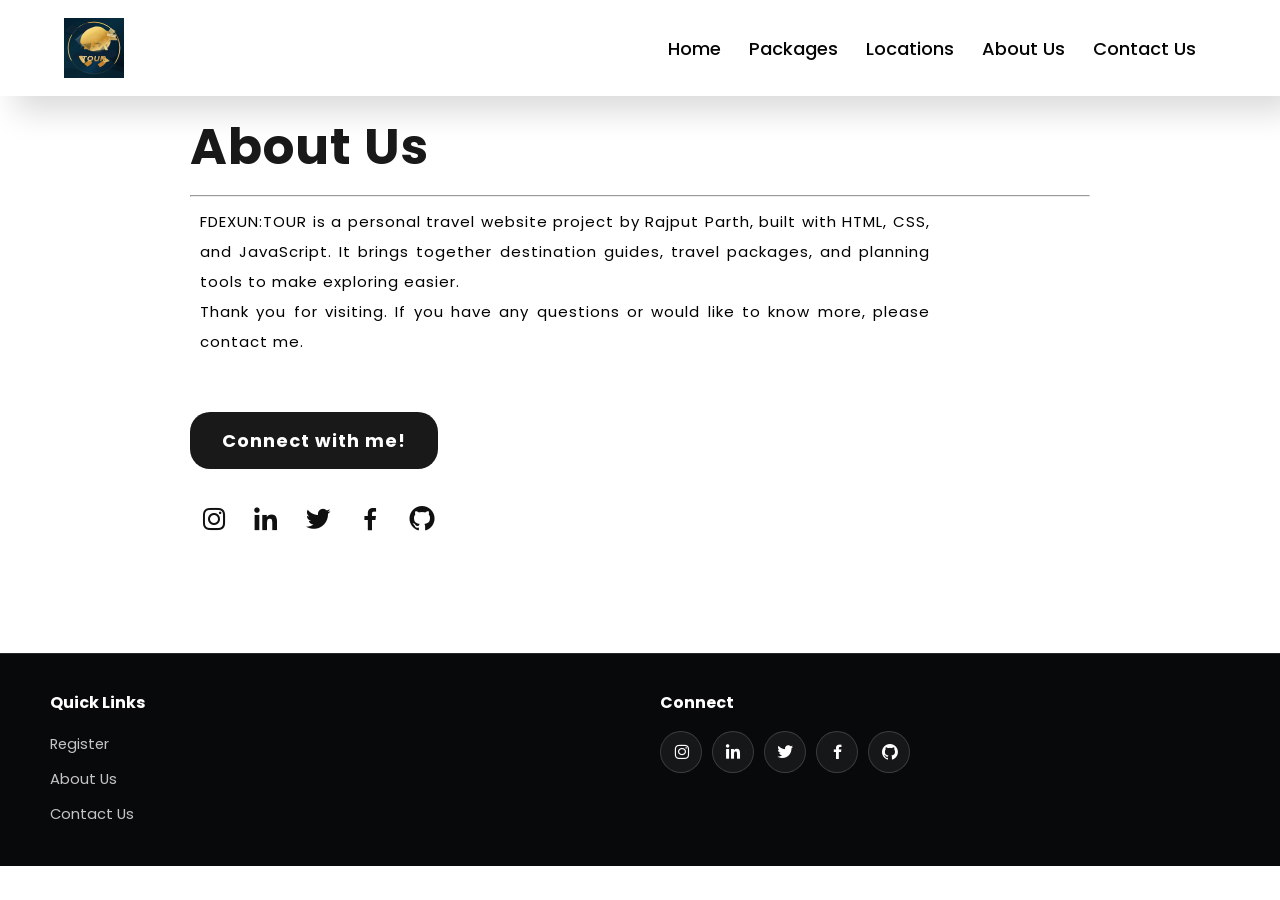
<file: info.html>
<!DOCTYPE html>
<html lang="en">

<head>
    <meta charset="UTF-8">
    <meta http-equiv="X-UA-Compatible" content="IE=edge">
    <meta name="viewport" content="width=device-width, initial-scale=1.0">
    <title>About Us</title>
    <link rel="icon" href="./assets/images/fdexun-tour-logo.svg">
    <link rel="stylesheet" type="text/css" href="./assets/css/style.css">
    <link rel="stylesheet" href="./css/quick-links-footer.css">
    <link rel="preconnect" href="https://fonts.googleapis.com">
    <link rel="preconnect" href="https://fonts.gstatic.com" crossorigin>
    <link
        href="https://fonts.googleapis.com/css2?family=Paytone+One&family=Poppins:wght@100;200;300;400;500;600;700;800;900&display=swap"
        rel="stylesheet">
    <link rel="stylesheet" href="https://unpkg.com/boxicons@latest/css/boxicons.min.css">

</head>

<body class="aboutbody">
    <nav>
        <img src="./assets/images/fdexun-tour-logo.svg" class="logo" alt="FDEXUN:TOUR logo" title="FDEXUN:TOUR">

        <ul class="navbar">
            <li>
                <a href="./index.html">Home</a>
                <a href="./index.html#package">Packages</a>
                <a href="./index.html#locations">Locations</a>
                <a href="./info.html">About Us</a>
                <a href="./contact.html">Contact Us</a>
            </li>
        </ul>
    </nav>

    <section class="about">
        <div class="main">
            <div class="abt-text">
                <h1>About <span>Us</span></h1>
                <hr>
                <p>FDEXUN:TOUR is a personal travel website project by Rajput Parth, built with HTML, CSS, and JavaScript. It brings together destination guides, travel packages, and planning tools to make exploring easier.
                    <br>
                    Thank you for visiting. If you have any questions or would like to know more, please contact me.
                </p>
                <a href="https://www.linkedin.com/in/rajput-parth-a90a53328/" class="connectbtn"
                    target="_blank" rel="noopener noreferrer">Connect with me!</a>

                <div class="connect-section">

                    <div class="social-icons">
                        <a href="https://www.instagram.com/r.parth._06/" target="_blank" rel="noopener noreferrer" aria-label="Instagram"><i class='bx bxl-instagram'></i></a>
                        <a href="https://www.linkedin.com/in/rajput-parth-a90a53328/" target="_blank" rel="noopener noreferrer" aria-label="LinkedIn"><i class='bx bxl-linkedin'></i></a>
                        <a href="https://x.com/Rajputparth06" target="_blank" rel="noopener noreferrer" aria-label="X / Twitter"><i class='bx bxl-twitter'></i></a>
                        <a href="https://www.facebook.com/parth.krishna.904" target="_blank" rel="noopener noreferrer" aria-label="Facebook"><i class='bx bxl-facebook'></i></a>
                        <a href="https://github.com/rparth006" target="_blank" rel="noopener noreferrer" aria-label="GitHub"><i class='bx bxl-github'></i></a>
                    </div>

                </div>
            </div>
        </div>
    </section>

    <!-- Footer -->

    <section class="footer quick-links-footer">
        <div class="foot">
            <div class="footer-content">

                <div class="footlinks">
                    <h4>Quick Links</h4>
                    <ul>
                        <li><a href="./register.html">Register</a></li>
                        <li><a href="./info.html">About Us</a></li>
                        <li><a href="./contact.html">Contact Us</a></li>
                    </ul>
                </div>

                <div class="footlinks">
                    <h4>Connect</h4>
                    <div class="social">
                        <a href="https://www.instagram.com/r.parth._06/" target="_blank" rel="noopener noreferrer" aria-label="Instagram"><i class="bx bxl-instagram"></i></a>
                        <a href="https://www.linkedin.com/in/rajput-parth-a90a53328/" target="_blank" rel="noopener noreferrer" aria-label="LinkedIn"><i class="bx bxl-linkedin"></i></a>
                        <a href="https://x.com/Rajputparth06" target="_blank" rel="noopener noreferrer" aria-label="X / Twitter"><i class="bx bxl-twitter"></i></a>
                        <a href="https://www.facebook.com/parth.krishna.904" target="_blank" rel="noopener noreferrer" aria-label="Facebook"><i class="bx bxl-facebook"></i></a>
                        <a href="https://github.com/rparth006" target="_blank" rel="noopener noreferrer" aria-label="GitHub"><i class="bx bxl-github"></i></a>
                    </div>
                </div>

            </div>
        </div>

        <div class="end">
            <p></p>
        </div>
    </section>

</body>

</html>
</file>
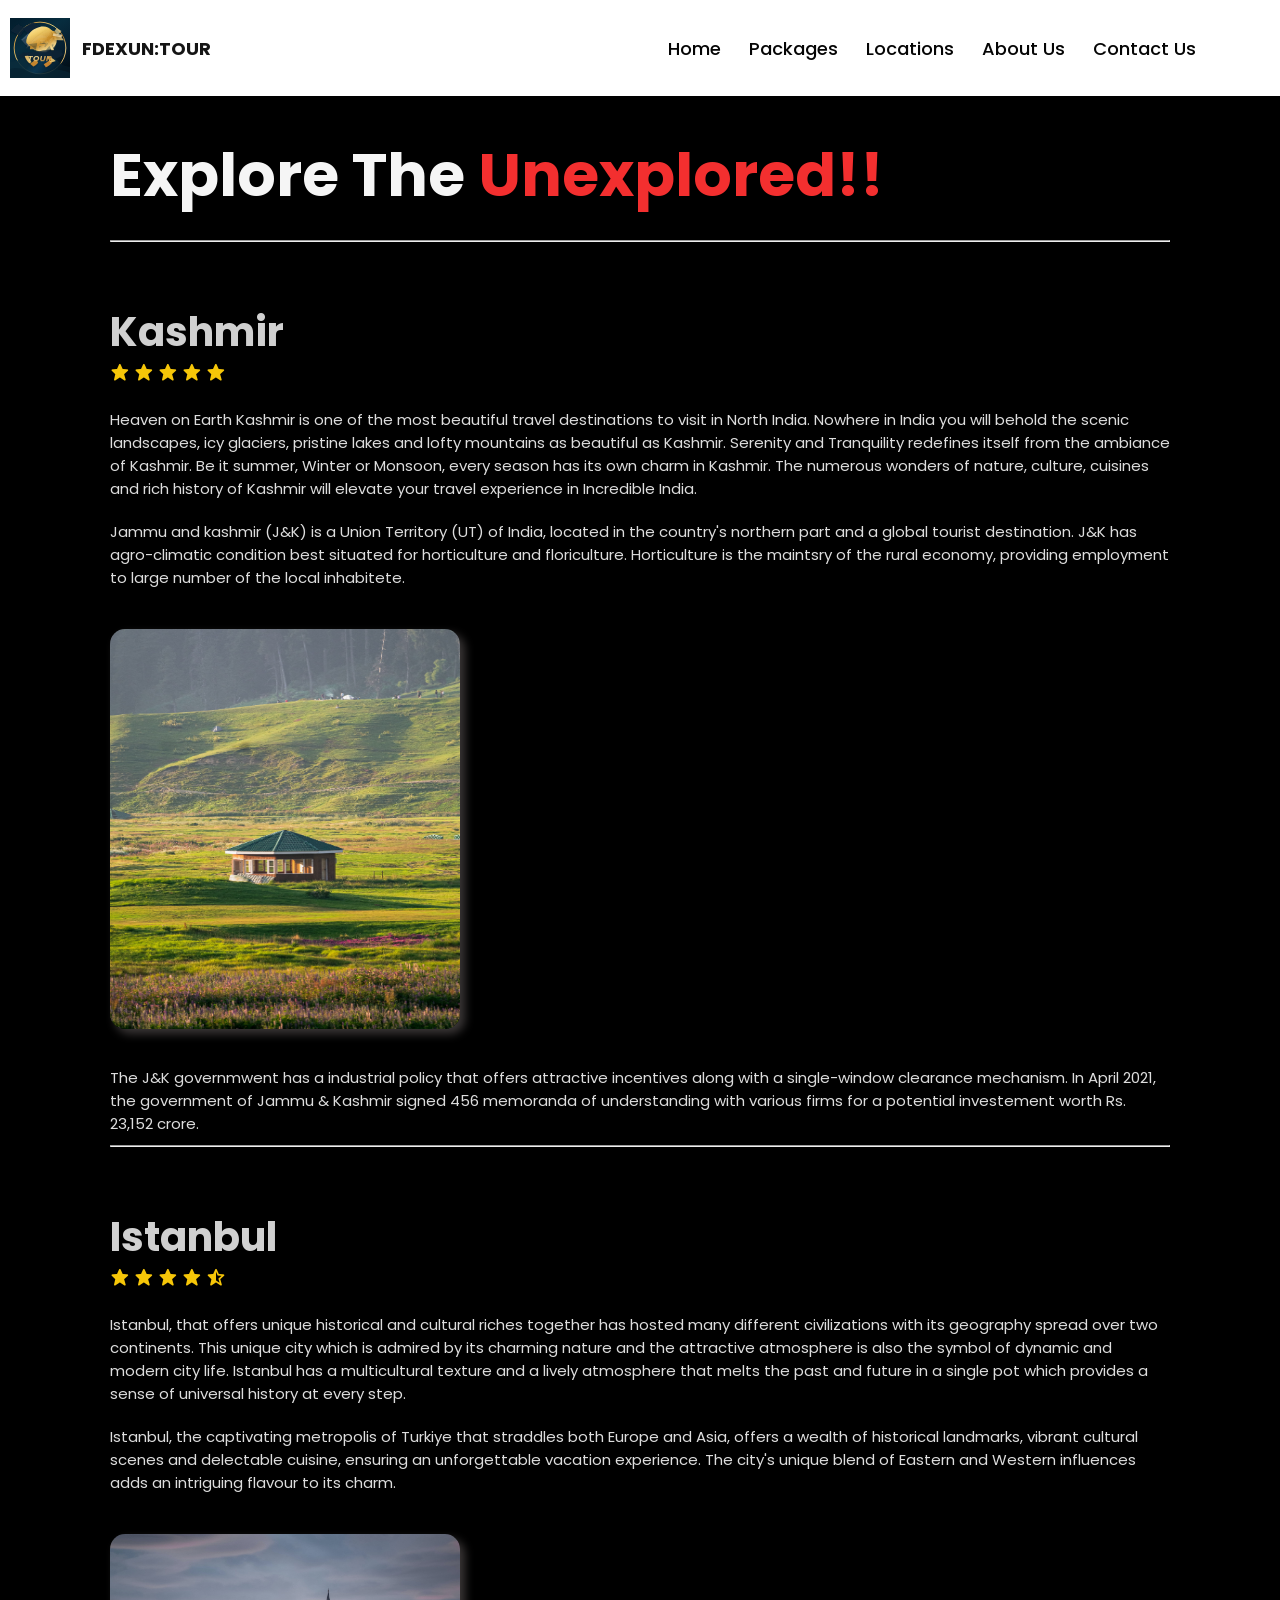
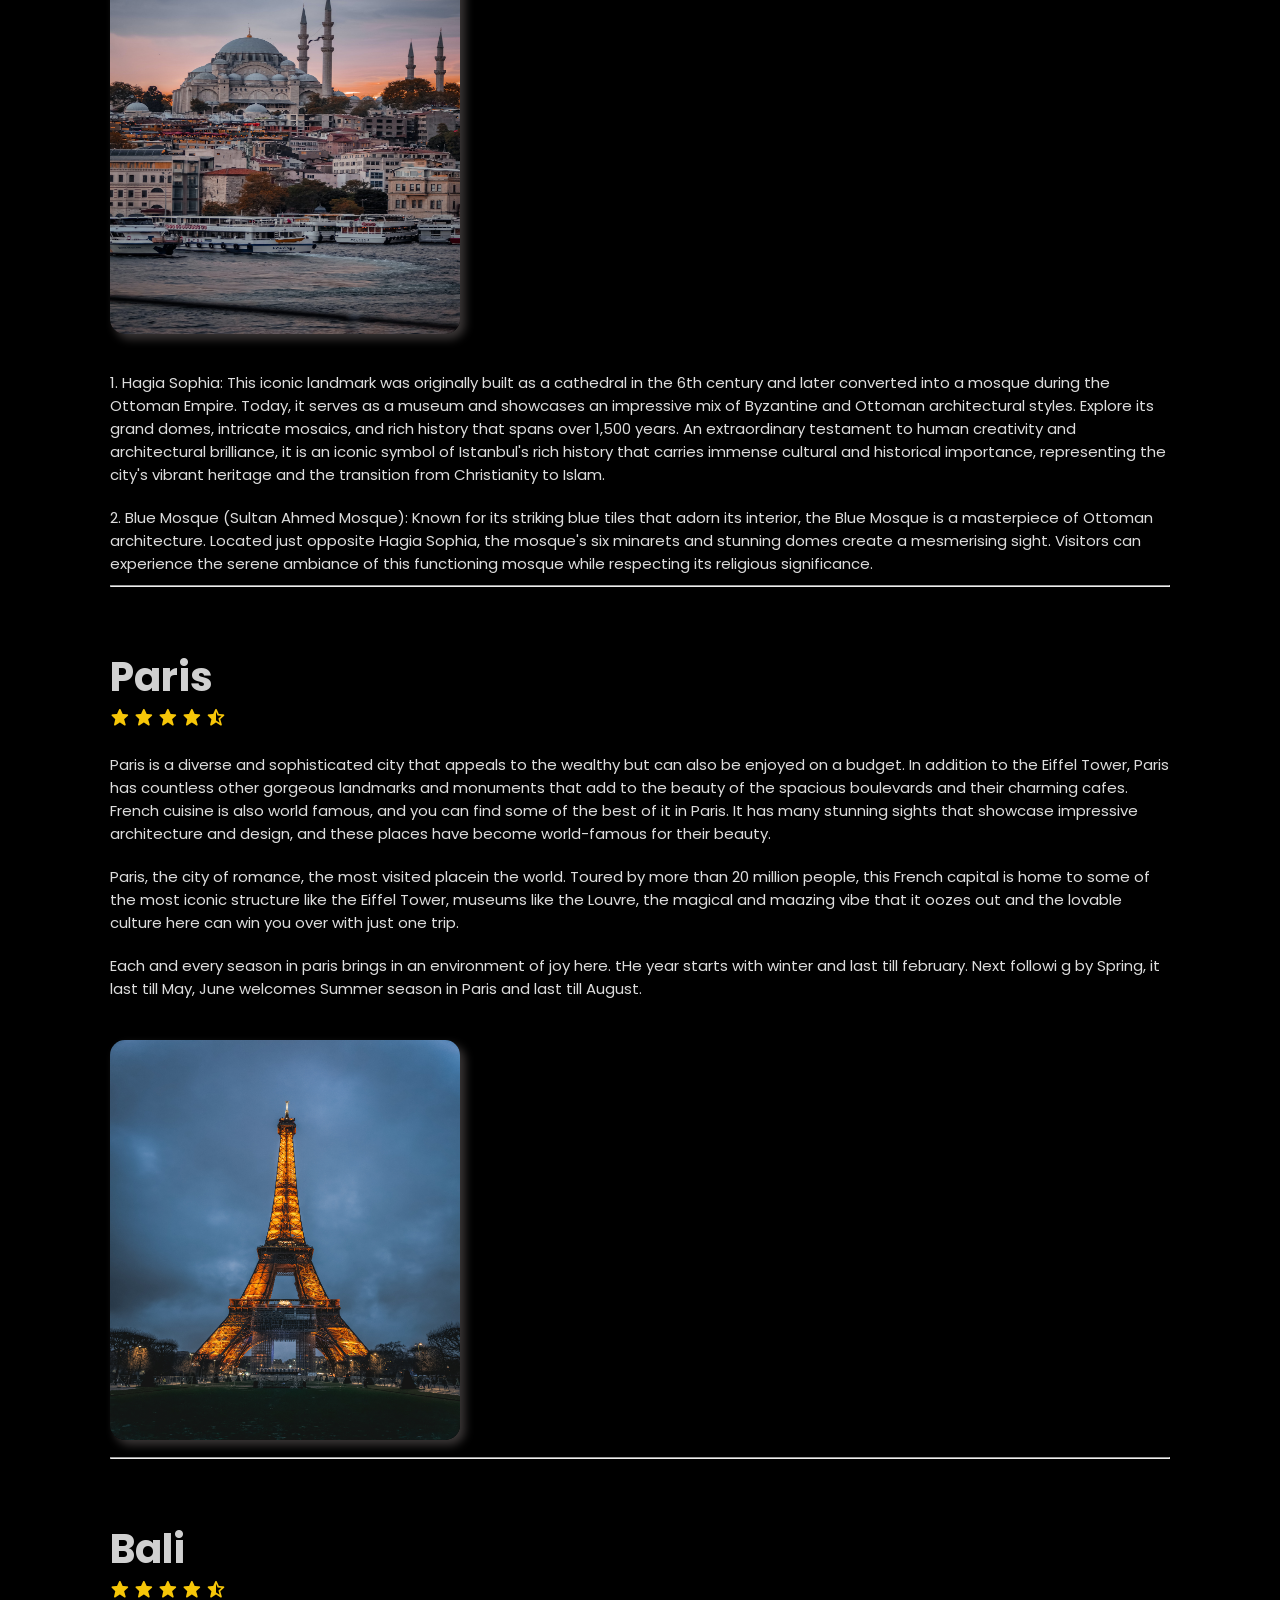
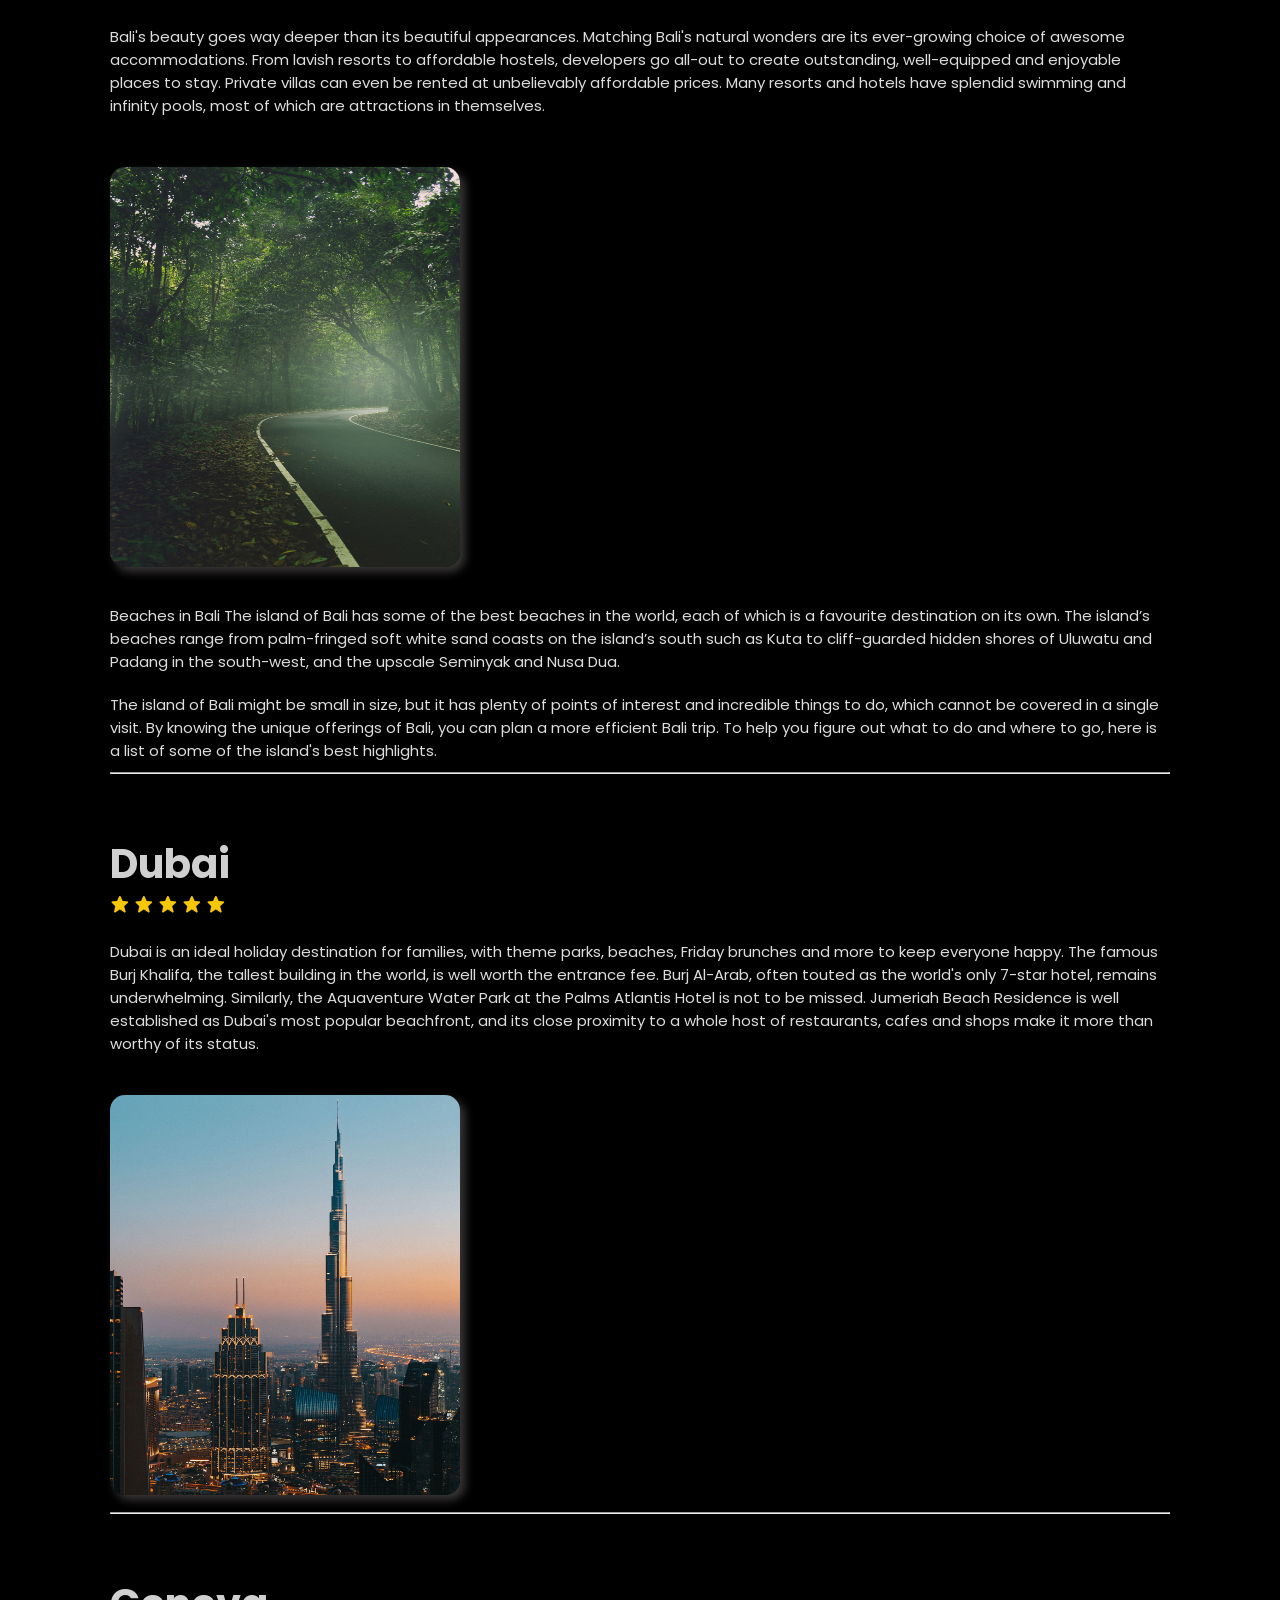
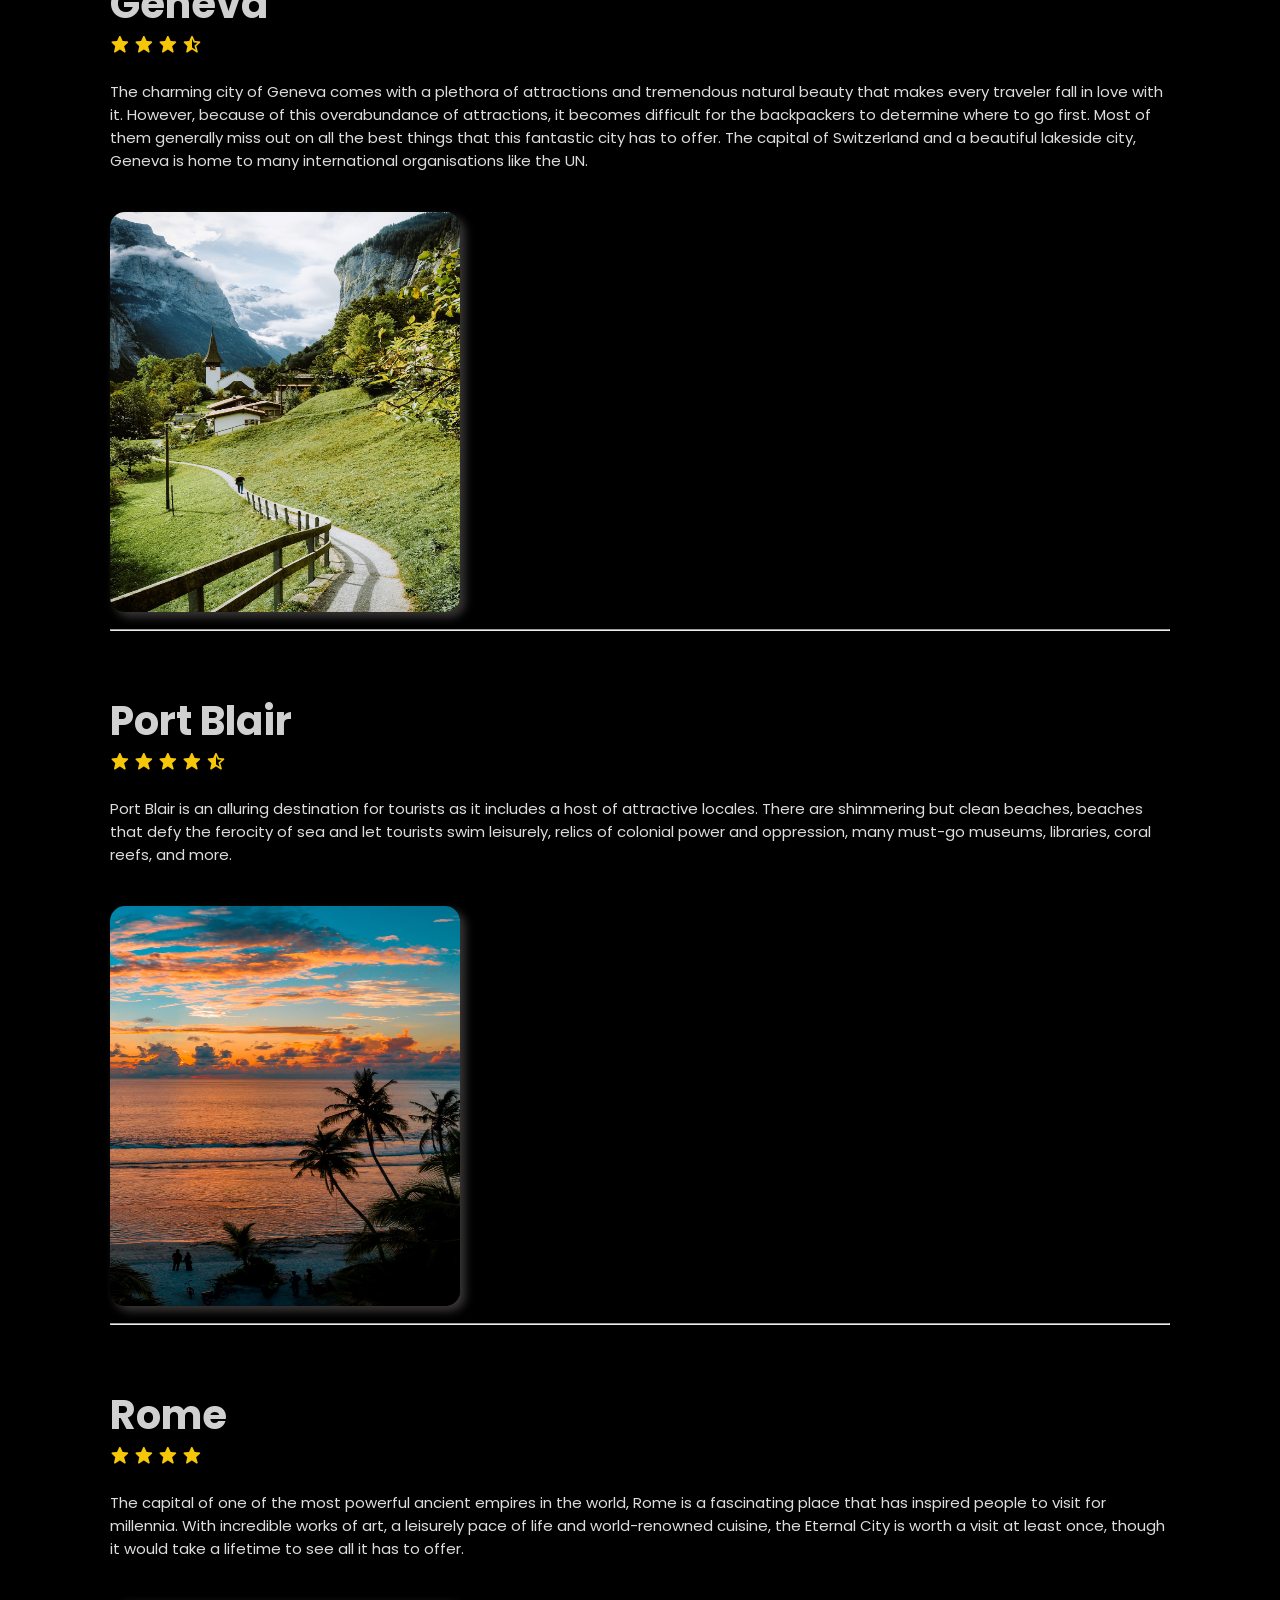
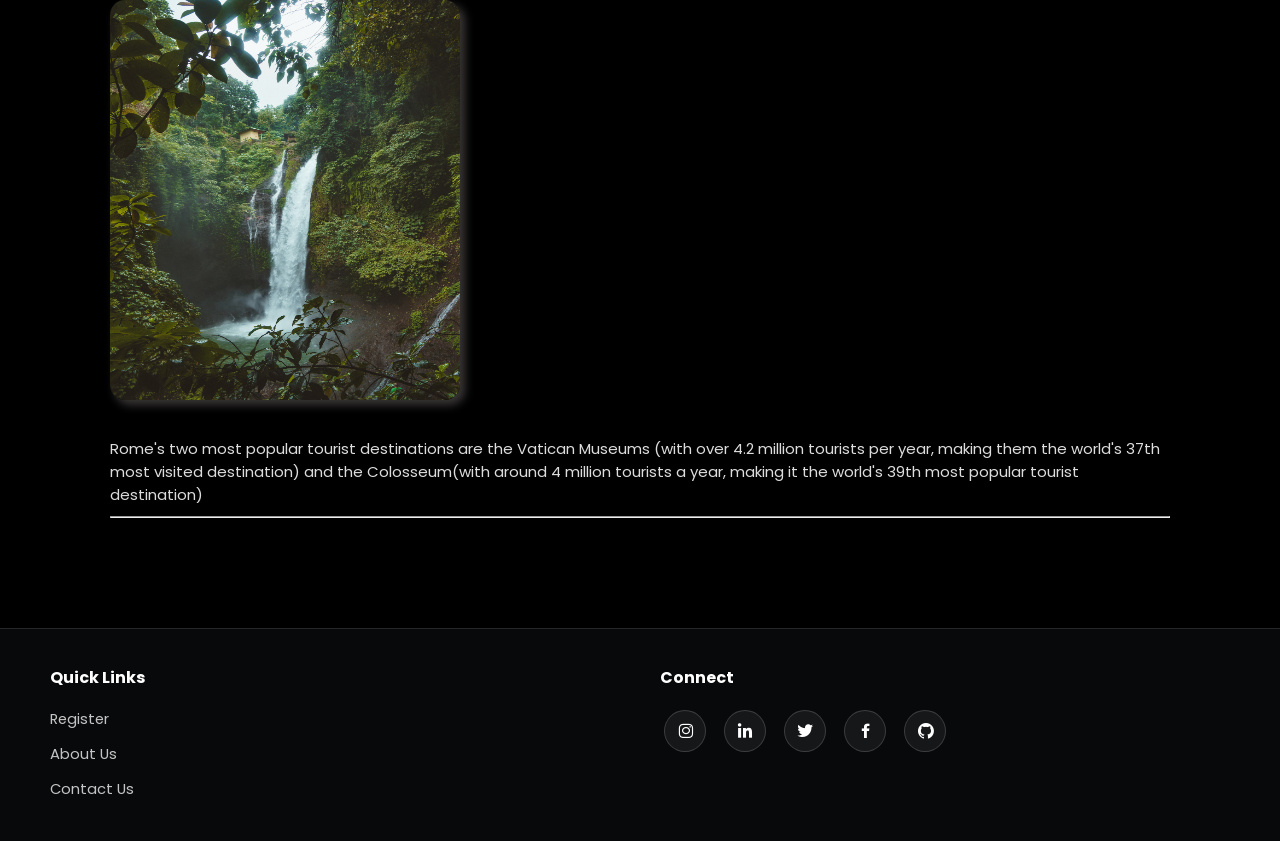
<file: locations.html>
<!DOCTYPE html>
<html lang="en">

<head>
    <meta charset="UTF-8" />
    <meta http-equiv="X-UA-Compatible" content="IE=edge" />
    <meta name="viewport" content="width=device-width, initial-scale=1.0" />
    <title>Travel Destinations</title>
    <link rel="icon" href="./assets/images/fdexun-tour-logo.svg" />
    <link rel="stylesheet" type="text/css" href="./assets/css/style.css" />
    <link rel="stylesheet" type="text/css" href="./assets/css/location.css" />
    <link rel="stylesheet" href="./css/quick-links-footer.css" />
    <link rel="preconnect" href="https://fonts.googleapis.com" />
    <link rel="preconnect" href="https://fonts.gstatic.com" crossorigin />
    <link
        href="https://fonts.googleapis.com/css2?family=Paytone+One&family=Poppins:wght@100;200;300;400;500;600;700;800;900&display=swap"
        rel="stylesheet" />
    <link rel="stylesheet" href="https://unpkg.com/boxicons@latest/css/boxicons.min.css" />
</head>

<body class="location-body">

    <nav>
        <a href="./index.html" class="brand-lockup" aria-label="FDEXUN:TOUR home">
            <img src="./assets/images/fdexun-tour-logo.svg" class="logo" alt="FDEXUN:TOUR logo" title="FDEXUN:TOUR" />
            <span>FDEXUN:TOUR</span>
        </a>

        <ul class="navbar">
            <li>
                <a href="./index.html">Home</a>
                <a href="./index.html#package">Packages</a>
                <a href="./index.html#locations">Locations</a>
                <a href="./info.html">About Us</a>
                <a href="./contact.html">Contact Us</a>
            </li>
        </ul>
    </nav>

    <section class="location-section">
        <div class="location-heading" id="kashmir">
            <h1>Explore The <span>Unexplored!!</span></h1>
        </div>
        <div class="location-detail">
            <hr />
            <h1>Kashmir</h1>
            <div class="stars">
                <a href="#"><i class="bx bxs-star"></i></a>
                <a href="#"><i class="bx bxs-star"></i></a>
                <a href="#"><i class="bx bxs-star"></i></a>
                <a href="#"><i class="bx bxs-star"></i></a>
                <a href="#"><i class="bx bxs-star"></i></a>
            </div>
            <p>
                Heaven on Earth Kashmir is one of the most beautiful travel
                destinations to visit in North India. Nowhere in India you will behold
                the scenic landscapes, icy glaciers, pristine lakes and lofty
                mountains as beautiful as Kashmir. Serenity and Tranquility redefines
                itself from the ambiance of Kashmir. Be it summer, Winter or Monsoon,
                every season has its own charm in Kashmir. The numerous wonders of
                nature, culture, cuisines and rich history of Kashmir will elevate
                your travel experience in Incredible India.
            </p>
            <p>
                Jammu and kashmir (J&K) is a Union Territory (UT) of India, located in
                the country's northern part and a global tourist destination. J&K has
                agro-climatic condition best situated for horticulture and
                floriculture. Horticulture is the maintsry of the rural economy,
                providing employment to large number of the local inhabitete.
            </p>
            <div class="location-img">
                <img src="./assets/files/l1.jpg" alt="" />
                <p>The J&K governmwent has a industrial policy that offers attractive
                    incentives along with a single-window clearance mechanism. In April
                    2021, the government of Jammu & Kashmir signed 456 memoranda of
                    understanding with various firms for a potential investement worth Rs.
                    23,152 crore. </p>

            </div>
        </div>
        <hr>

        <div class="location-detail" id="istanbul">
            <h1>Istanbul</h1>
            <div class="stars">
                <a href="#"><i class="bx bxs-star"></i></a>
                <a href="#"><i class="bx bxs-star"></i></a>
                <a href="#"><i class="bx bxs-star"></i></a>
                <a href="#"><i class="bx bxs-star"></i></a>
                <a href="#"><i class="bx bxs-star-half"></i></a>
            </div>
            <p>
                Istanbul, that offers unique historical and cultural riches together
                has hosted many different civilizations with its geography spread over
                two continents. This unique city which is admired by its charming
                nature and the attractive atmosphere is also the symbol of dynamic and
                modern city life. Istanbul has a multicultural texture and a lively
                atmosphere that melts the past and future in a single pot which
                provides a sense of universal history at every step.
            </p>
            <p>Istanbul, the captivating metropolis of Turkiye that straddles both Europe and Asia, offers a wealth of
                historical landmarks, vibrant cultural scenes and delectable cuisine, ensuring an unforgettable vacation
                experience. The city's unique blend of Eastern and Western influences adds an intriguing flavour to its
                charm.</p>
            <div class="location-img">
                <img src="./assets/files/l2.jpg" alt="" />
                <p>1. Hagia Sophia: This iconic landmark was originally built as a cathedral in the 6th century and
                    later converted into a mosque during the Ottoman Empire. Today, it serves as a museum and showcases
                    an impressive mix of Byzantine and Ottoman architectural styles. Explore its grand domes, intricate
                    mosaics, and rich history that spans over 1,500 years. An extraordinary testament to human
                    creativity and architectural brilliance, it is an iconic symbol of Istanbul's rich history that
                    carries immense cultural and historical importance, representing the city's vibrant heritage and the
                    transition from Christianity to Islam.</p>
                <p>2. Blue Mosque (Sultan Ahmed Mosque): Known for its striking blue tiles that adorn its interior, the
                    Blue Mosque is a masterpiece of Ottoman architecture. Located just opposite Hagia Sophia, the
                    mosque's six minarets and stunning domes create a mesmerising sight. Visitors can experience the
                    serene ambiance of this functioning mosque while respecting its religious significance.</p>
            </div>
        </div>
        <hr>

        <div class="location-detail" id="paris">
            <h1>Paris</h1>
            <div class="stars">
                <a href="#"><i class="bx bxs-star"></i></a>
                <a href="#"><i class="bx bxs-star"></i></a>
                <a href="#"><i class="bx bxs-star"></i></a>
                <a href="#"><i class="bx bxs-star"></i></a>
                <a href="#"><i class="bx bxs-star-half"></i></a>
            </div>
            <p>
                Paris is a diverse and sophisticated city that appeals to the wealthy
                but can also be enjoyed on a budget. In addition to the Eiffel Tower,
                Paris has countless other gorgeous landmarks and monuments that add to
                the beauty of the spacious boulevards and their charming cafes. French
                cuisine is also world famous, and you can find some of the best of it
                in Paris. It has many stunning sights that showcase impressive
                architecture and design, and these places have become world-famous for
                their beauty.
            </p>
            <p>
                Paris, the city of romance, the most visited placein the world. Toured
                by more than 20 million people, this French capital is home to some of
                the most iconic structure like the Eiffel Tower, museums like the
                Louvre, the magical and maazing vibe that it oozes out and the lovable
                culture here can win you over with just one trip.
            </p>
            <p>
                Each and every season in paris brings in an environment of joy here.
                tHe year starts with winter and last till february. Next followi g by
                Spring, it last till May, June welcomes Summer season in Paris and
                last till August.
            </p>

            <div class="location-img">
                <img src="./assets/files/l3.jpg" alt="" />
            </div>
        </div>
        <hr>

        <div class="location-detail" id="bali">
            <h1>Bali</h1>
            <div class="stars">
                <a href="#"><i class="bx bxs-star"></i></a>
                <a href="#"><i class="bx bxs-star"></i></a>
                <a href="#"><i class="bx bxs-star"></i></a>
                <a href="#"><i class="bx bxs-star"></i></a>
                <a href="#"><i class="bx bxs-star-half"></i></a>
            </div>
            <p>
                Bali's beauty goes way deeper than its beautiful appearances. Matching
                Bali's natural wonders are its ever-growing choice of awesome
                accommodations. From lavish resorts to affordable hostels, developers
                go all-out to create outstanding, well-equipped and enjoyable places
                to stay. Private villas can even be rented at unbelievably affordable
                prices. Many resorts and hotels have splendid swimming and infinity
                pools, most of which are attractions in themselves.
            </p>

            <p></p>
            <div class="location-img">
                <img src="./assets/files/l4.jpg" alt="" />
                <p>Beaches in Bali
                    The island of Bali has some of the best beaches in the world, each of which is a favourite destination on its own. The island’s beaches range from palm-fringed soft white sand coasts on the island’s south such as Kuta to cliff-guarded hidden shores of Uluwatu and Padang in the south-west, and the upscale Seminyak and Nusa Dua.
                    </p>
                    <p>The island of Bali might be small in size, but it has plenty of points of interest and incredible things to do, which cannot be covered in a single visit. By knowing the unique offerings of Bali, you can plan a more efficient Bali trip. To help you figure out what to do and where to go, here is a list of some of the island's best highlights.</p>
            </div>
        </div>
        <hr>

        <div class="location-detail" id="dubai">
            <h1>Dubai</h1>
            <div class="stars">
                <a href="#"><i class="bx bxs-star"></i></a>
                <a href="#"><i class="bx bxs-star"></i></a>
                <a href="#"><i class="bx bxs-star"></i></a>
                <a href="#"><i class="bx bxs-star"></i></a>
                <a href="#"><i class="bx bxs-star"></i></a>
            </div>
            <p>
                Dubai is an ideal holiday destination for families, with theme parks,
                beaches, Friday brunches and more to keep everyone happy. The famous
                Burj Khalifa, the tallest building in the world, is well worth the
                entrance fee. Burj Al-Arab, often touted as the world's only 7-star
                hotel, remains underwhelming. Similarly, the Aquaventure Water Park at
                the Palms Atlantis Hotel is not to be missed. Jumeriah Beach Residence
                is well established as Dubai's most popular beachfront, and its close
                proximity to a whole host of restaurants, cafes and shops make it more
                than worthy of its status.
            </p>
            <div class="location-img">
                <img src="./assets/files/l5.jpg" alt="" />
            </div>
        </div>
        <hr>

        <div class="location-detail" id="geneva">
            <h1>Geneva</h1>
            <div class="stars">
                <a href="#"><i class="bx bxs-star"></i></a>
                <a href="#"><i class="bx bxs-star"></i></a>
                <a href="#"><i class="bx bxs-star"></i></a>
                <a href="#"><i class="bx bxs-star-half"></i></a>
            </div>
            <p>
                The charming city of Geneva comes with a plethora of attractions and
                tremendous natural beauty that makes every traveler fall in love with
                it. However, because of this overabundance of attractions, it becomes
                difficult for the backpackers to determine where to go first. Most of
                them generally miss out on all the best things that this fantastic
                city has to offer. The capital of Switzerland and a beautiful lakeside
                city, Geneva is home to many international organisations like the UN.
            </p>
            <div class="location-img">
                <img src="./assets/files/l6.jpg" alt="" />
            </div>
        </div>
        <hr>

        <div class="location-detail" id="port-blair">
            <h1>Port Blair</h1>
            <div class="stars">
                <a href="#"><i class="bx bxs-star"></i></a>
                <a href="#"><i class="bx bxs-star"></i></a>
                <a href="#"><i class="bx bxs-star"></i></a>
                <a href="#"><i class="bx bxs-star"></i></a>
                <a href="#"><i class="bx bxs-star-half"></i></a>
            </div>
            <p>
                Port Blair is an alluring destination for tourists as it includes a
                host of attractive locales. There are shimmering but clean beaches,
                beaches that defy the ferocity of sea and let tourists swim leisurely,
                relics of colonial power and oppression, many must-go museums,
                libraries, coral reefs, and more.
            </p>
            <div class="location-img">
                <img src="./assets/files/l7.jpg" alt="" />
            </div>
        </div>
        <hr>

        <div class="location-detail" id="rome">
            <h1>Rome</h1>
            <div class="stars">
                <a href="#"><i class="bx bxs-star"></i></a>
                <a href="#"><i class="bx bxs-star"></i></a>
                <a href="#"><i class="bx bxs-star"></i></a>
                <a href="#"><i class="bx bxs-star"></i></a>
            </div>
            <p>
                The capital of one of the most powerful ancient empires in the world,
                Rome is a fascinating place that has inspired people to visit for
                millennia. With incredible works of art, a leisurely pace of life and
                world-renowned cuisine, the Eternal City is worth a visit at least
                once, though it would take a lifetime to see all it has to offer.
            </p>
            <div class="location-img">
                <img src="./assets/files/l8.jpg" alt="" />
                <p>Rome's two most popular tourist destinations are the Vatican Museums (with over 4.2 million tourists per year, making them the world's 37th most visited destination) and the Colosseum(with around 4 million tourists a year, making it the world's 39th most popular tourist destination)</p>
            </div>
        </div>
        <hr>

    </section>

    <!-- Footer -->
    
    <section class="footer quick-links-footer">
        <div class="foot">
            <div class="footer-content">
                <div class="footlinks">
                    <h4>Quick Links</h4>
                    <ul>
                        <li><a href="./register.html">Register</a></li>
                        <li><a href="./info.html">About Us</a></li>
                        <li><a href="./contact.html">Contact Us</a></li>
                    </ul>
                </div>

                <div class="footlinks">
                    <h4>Connect</h4>
                    <div class="social">
                        <a href="https://www.instagram.com/r.parth._06/" target="_blank" rel="noopener noreferrer" aria-label="Instagram"><i class="bx bxl-instagram"></i></a>
                        <a href="https://www.linkedin.com/in/rajput-parth-a90a53328/" target="_blank" rel="noopener noreferrer" aria-label="LinkedIn"><i class="bx bxl-linkedin"></i></a>
                        <a href="https://x.com/Rajputparth06" target="_blank" rel="noopener noreferrer" aria-label="X / Twitter"><i class="bx bxl-twitter"></i></a>
                        <a href="https://www.facebook.com/parth.krishna.904" target="_blank" rel="noopener noreferrer" aria-label="Facebook"><i class="bx bxl-facebook"></i></a>
                        <a href="https://github.com/rparth006" target="_blank" rel="noopener noreferrer" aria-label="GitHub"><i class="bx bxl-github"></i></a>
                    </div>
                </div>
            </div>
        </div>

        <div class="end">
            <p>
                </p>
        </div>
    </section>
</body>

</html>
</file>
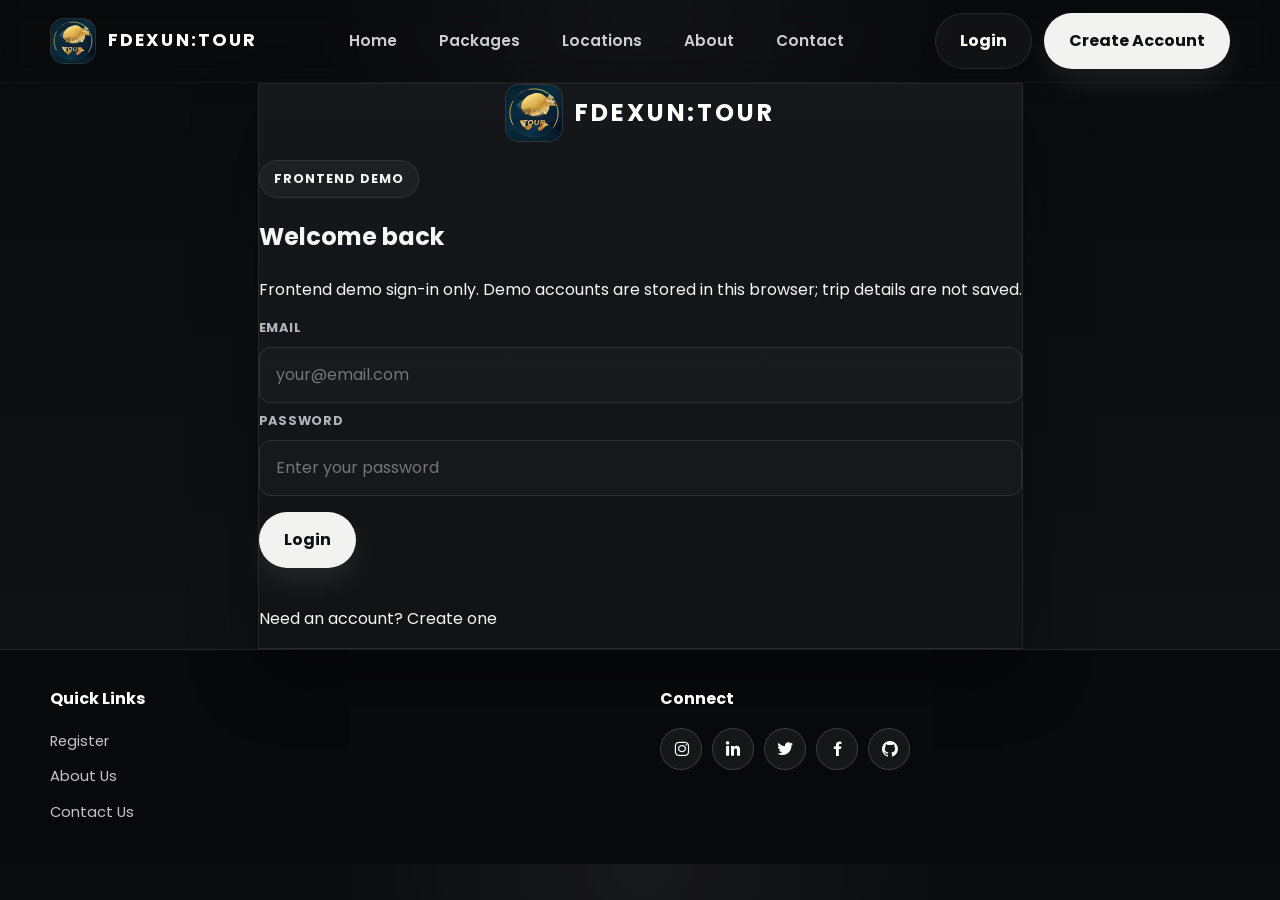
<file: login.html>
<!DOCTYPE html>
<html lang="en">
  <head>
    <meta charset="UTF-8" />
    <meta name="viewport" content="width=device-width, initial-scale=1.0" />
    <title>Login | FDEXUN:TOUR</title>
    <link rel="icon" href="./assets/images/fdexun-tour-logo.svg" />
    <link rel="preconnect" href="https://fonts.googleapis.com" />
    <link rel="preconnect" href="https://fonts.gstatic.com" crossorigin />
    <link
      href="https://fonts.googleapis.com/css2?family=Paytone+One&family=Poppins:wght@100;200;300;400;500;600;700;800;900&display=swap"
      rel="stylesheet"
    />
    <link rel="stylesheet" href="https://unpkg.com/boxicons@latest/css/boxicons.min.css" />
    <link rel="stylesheet" href="./css/style.css" />
    <link rel="stylesheet" href="./css/auth.css" />
    <link rel="stylesheet" href="./css/responsive.css" />
    <link rel="stylesheet" href="./css/quick-links-footer.css" />
    <script src="./js/auth.js" defer></script>
    <script src="./js/main.js" defer></script>
  </head>
  <body>
    <header class="site-header">
      <div class="container header-inner">
        <a href="./index.html" class="brand" aria-label="FDEXUN:TOUR home">
          <span class="brand-mark"><img src="./assets/images/fdexun-tour-logo.svg" alt="FDEXUN:TOUR logo" /></span>
          <span class="brand-text">FDEXUN:TOUR</span>
        </a>

        <nav class="nav-links" aria-label="Main navigation">
          <a href="./index.html" class="nav-link">Home</a>
          <a href="./packages.html" class="nav-link">Packages</a>
          <a href="./locations.html" class="nav-link">Locations</a>
          <a href="./about.html" class="nav-link">About</a>
          <a href="./contact.html" class="nav-link">Contact</a>
        </nav>

        <div class="nav-actions">
          <a href="./login.html" class="btn btn-secondary">Login</a>
          <a href="./register.html" class="btn btn-primary">Create Account</a>
        </div>

        <button class="menu-toggle" type="button" aria-label="Open menu">
          <span></span>
        </button>
      </div>
    </header>

    <main class="auth-shell">
      <div class="container auth-layout">
        <section class="auth-panel" aria-labelledby="login-title">
          <div class="auth-brand" aria-label="FDEXUN:TOUR brand">
            <span class="auth-brand-mark"><img src="./assets/images/fdexun-tour-logo.svg" alt="FDEXUN:TOUR logo" /></span>
            <span class="auth-brand-text">FDEXUN:TOUR</span>
          </div>
          <div class="section-tag">Frontend demo</div>
          <h1 id="login-title">Welcome back</h1>
          <p>Frontend demo sign-in only. Demo accounts are stored in this browser; trip details are not saved.</p>

          <form id="login-form" novalidate>
            <div class="field">
              <label for="login-email">Email</label>
              <input id="login-email" type="email" placeholder="your@email.com" required />
            </div>
            <div class="field">
              <label for="login-password">Password</label>
              <input id="login-password" type="password" placeholder="Enter your password" required />
            </div>
            <button type="submit" class="btn btn-primary">Login</button>
            <div id="login-message" class="auth-message" aria-live="polite"></div>
          </form>

          <p class="auth-links">Need an account? <a href="./register.html">Create one</a></p>
        </section>
      </div>
    </main>
    <footer class="quick-links-footer">
      <div class="foot">
        <div class="footer-content">
          <div class="footlinks">
            <h4>Quick Links</h4>
            <ul>
              <li><a href="./register.html">Register</a></li>
              <li><a href="./info.html">About Us</a></li>
              <li><a href="./contact.html">Contact Us</a></li>
            </ul>
          </div>
          <div class="footlinks">
            <h4>Connect</h4>
            <div class="social">
              <a href="https://www.instagram.com/r.parth._06/" target="_blank" rel="noopener noreferrer" aria-label="Instagram"><i class="bx bxl-instagram" aria-hidden="true"></i></a>
              <a href="https://www.linkedin.com/in/rajput-parth-a90a53328/" target="_blank" rel="noopener noreferrer" aria-label="LinkedIn"><i class="bx bxl-linkedin" aria-hidden="true"></i></a>
              <a href="https://x.com/Rajputparth06" target="_blank" rel="noopener noreferrer" aria-label="X / Twitter"><i class="bx bxl-twitter" aria-hidden="true"></i></a>
              <a href="https://www.facebook.com/parth.krishna.904" target="_blank" rel="noopener noreferrer" aria-label="Facebook"><i class="bx bxl-facebook" aria-hidden="true"></i></a>
              <a href="https://github.com/rparth006" target="_blank" rel="noopener noreferrer" aria-label="GitHub"><i class="bx bxl-github" aria-hidden="true"></i></a>
            </div>
          </div>
        </div>
      </div>
    </footer>
  </body>
</html>
</file>
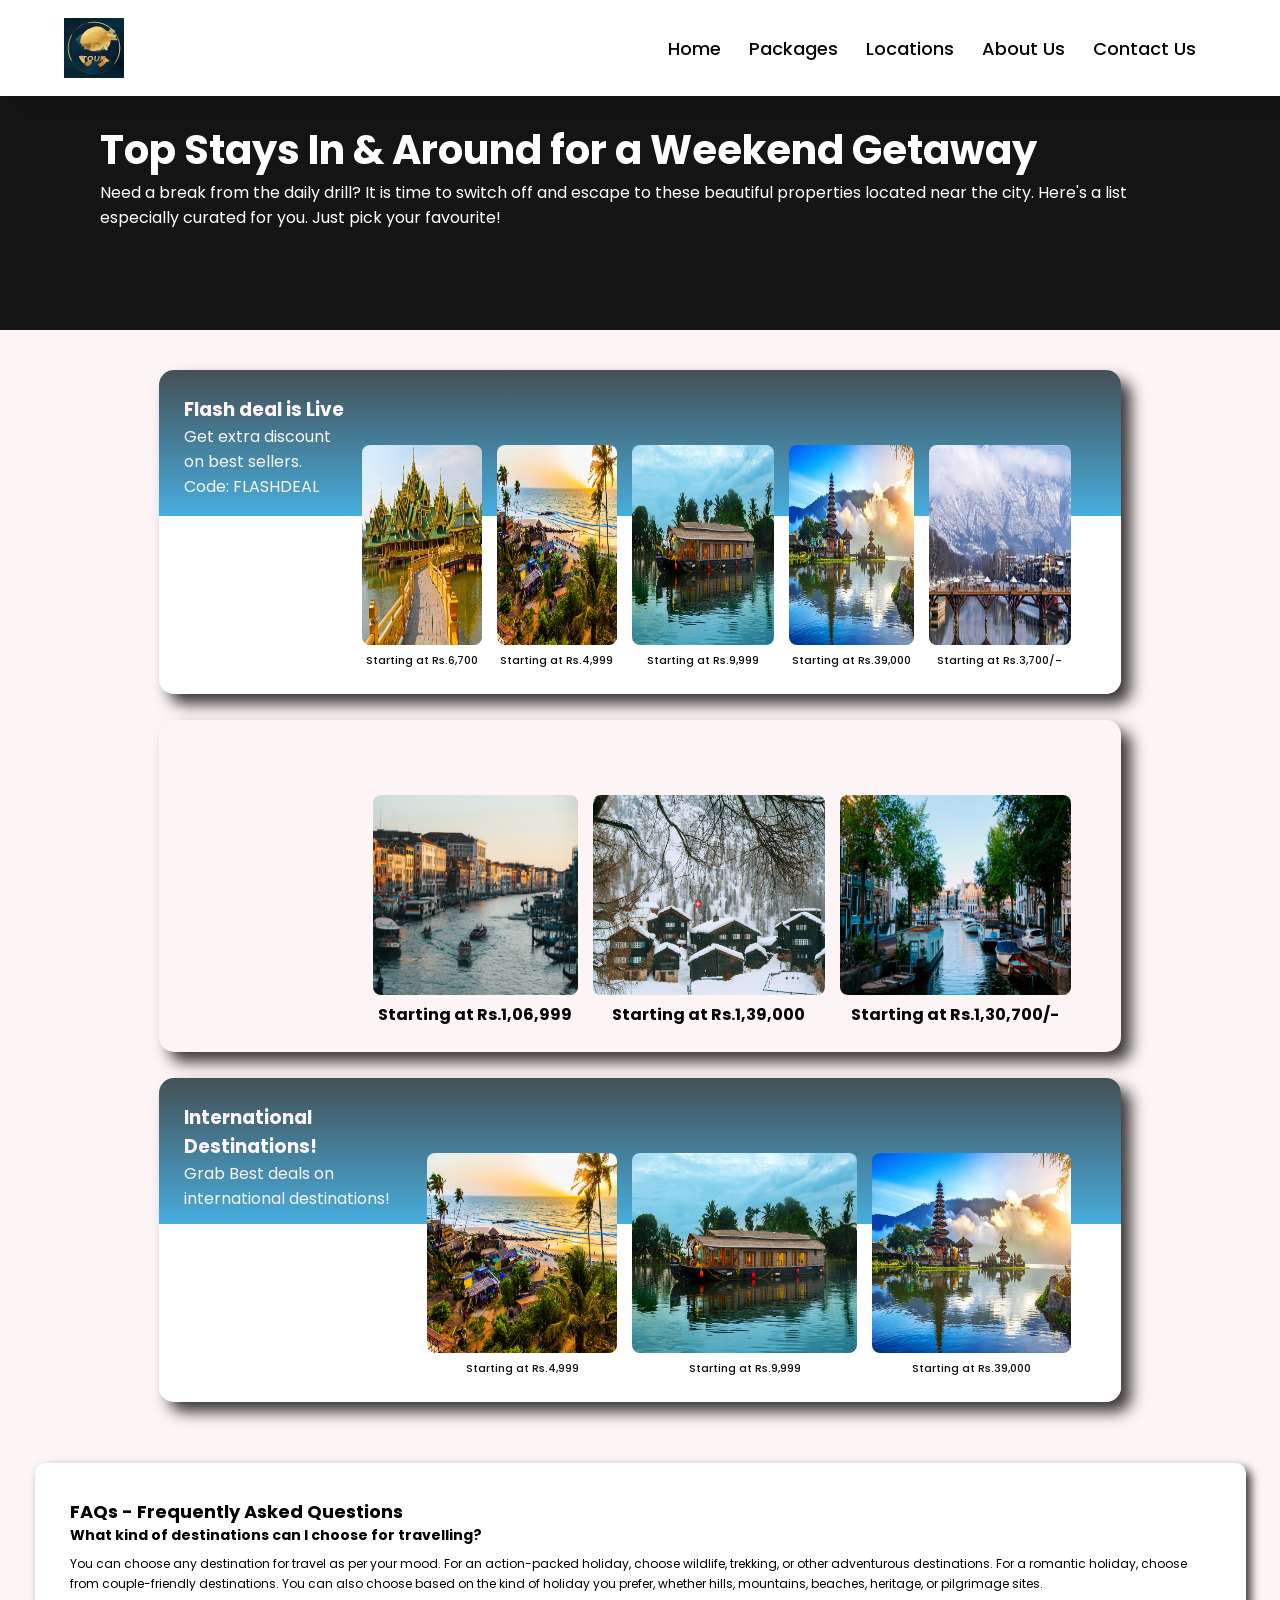
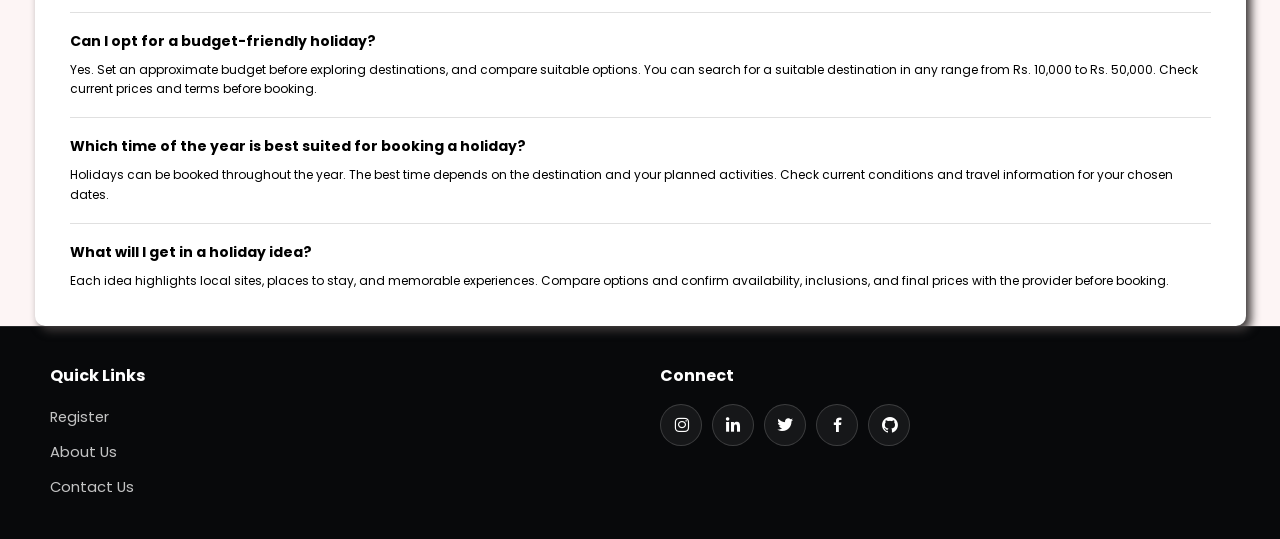
<file: package.html>
<!DOCTYPE html>
<html lang="en">

<head>
    <meta charset="UTF-8">
    <meta http-equiv="X-UA-Compatible" content="IE=edge">
    <meta name="viewport" content="width=device-width, initial-scale=1.0">
    <title>Travel Package</title>
    <link rel="icon" href="./assets/images/fdexun-tour-logo.svg">
    <link rel="stylesheet" type="text/css" href="./assets/css/style.css">
    <link rel="stylesheet" type="text/css" href="./assets/css/pacakage.css">
    <link rel="stylesheet" href="./css/quick-links-footer.css">
    <link rel="preconnect" href="https://fonts.googleapis.com">
    <link rel="preconnect" href="https://fonts.gstatic.com" crossorigin>
    <link
        href="https://fonts.googleapis.com/css2?family=Paytone+One&family=Poppins:wght@100;200;300;400;500;600;700;800;900&display=swap"
        rel="stylesheet">
    <link rel="stylesheet" href="https://unpkg.com/boxicons@latest/css/boxicons.min.css">
</head>

<body class="package-body">

    <nav>
        <img src="./assets/images/fdexun-tour-logo.svg" class="logo" alt="FDEXUN:TOUR logo" title="FDEXUN:TOUR">

        <ul class="navbar">
            <li>
                <a href="./index.html">Home</a>
                <a href="./index.html#package">Packages</a>
                <a href="./index.html#locations">Locations</a>
                <a href="./info.html">About Us</a>
                <a href="./contact.html">Contact Us</a>
            </li>
        </ul>
    </nav>

    <section>
        <div class="package-heading" id="6000">
            <h1>Top Stays In & Around for a Weekend Getaway</h1>
            <p>Need a break from the daily drill? It is time to switch off and escape to these beautiful properties
                located near the city. Here's a list especially curated for you. Just pick your favourite!
            </p>
        </div><br>
    </section>

    <section class="package3" id="domestic-escapes">
        <div class="pack3-content">
            <div class="text-block1">
                <h3>Flash deal is Live</h3>
                <p>Get extra discount on best sellers. Code: FLASHDEAL</p>

            </div>

            <a href="./package.html#6000">
                <div class="box">
                    <div class="image-pac">
                        <img src="./assets/files/pac2.1.jpg" alt="">
                        <h3>Starting at Rs.6,700 </h3>
                    </div>
                </div>
            </a>

            <div class="box">
                <div class="image-pac">
                    <img src="./assets/files/pack2.2.jpg" alt="">
                    <h3>Starting at Rs.4,999</h3>
                </div>

            </div>

            <div class="box">
                <div class="image-pac">
                    <img src="./assets/files/pac2.3.jpg" alt="">
                    <h3>Starting at Rs.9,999</h3>
                </div>
            </div>

            <div class="box">
                <div class="image-pac">
                    <img src="./assets/files/pac2.4.webp" alt="">
                    <h3>Starting at Rs.39,000</h3>
                </div>
            </div>
            <a href="./package.html#6000">
                <div class="box">
                    <div class="image-pac">
                        <img src="./assets/files/pac2.5.jpg" alt="">
                        <h3>Starting at Rs.3,700/-</h3>
                    </div>
                </div>
            </a>
        </div>
    </section>

    <section class="package3" id="international-escapes">
        <div class="pack4-content">
            <div class="text-block1">
                <h3>Explore the Unexplored</h3>
            </div>

            <div class="box">
                <div class="image-pac">
                    <img src="./assets/files/package3.1.jpg" alt="">
                    <h4>Starting at Rs.1,06,999</h4>
                </div>
            </div>

            <div class="box">
                <div class="image-pac">
                    <img src="./assets/files/package 3.2.jpg" alt="">
                    <h4>Starting at Rs.1,39,000</h4>
                </div>
            </div>

            <div class="box">
                <div class="image-pac">
                    <img src="./assets/files/package3.3.jpg" alt="">
                    <h4>Starting at Rs.1,30,700/-</h4>
                </div>
            </div>
        </div>
    </section>

    <section class="package3" id="package">
        <div class="pack3-content">
            <div class="text-block1">
                <h3>International Destinations!</h3>
                <p>Grab Best deals on international destinations!</p>
            </div>
            <div class="box">
                <div class="image-pac">
                    <img src="./assets/files/pack2.2.jpg" alt="">
                    <h3>Starting at Rs.4,999</h3>
                </div>
            </div>

            <div class="box">
                <div class="image-pac">
                    <img src="./assets/files/pac2.3.jpg" alt="">
                    <h3>Starting at Rs.9,999</h3>
                </div>
            </div>

            <div class="box">
                <div class="image-pac">
                    <img src="./assets/files/pac2.4.webp" alt="">
                    <h3>Starting at Rs.39,000</h3>
                </div>
            </div>
        </div>
    </section>

    <section class="faq">
        <div class="container2">
            <style>
                .container2 {
                    position: relative;
                    grid-template-columns: auto auto auto;
                    gap: 5%;
                    padding: 35px;
                    margin-top: 50px;
                    margin-left: 35px;
                    margin-right: 34px;
                    border-radius: 10px;
                    font-size: 12px;
                    color: black;
                    background-color: white;
                    box-shadow: 5px 5px 10px #3b3737;
                }
            </style>

            <div class="faq-content">
                <h1 class="faqh1">FAQs - Frequently Asked Questions</h1>
                <article class="faq-item">
                    <h3>What kind of destinations can I choose for travelling?</h3>
                    <p>You can choose any destination for travel as per your mood. For an action-packed holiday, choose wildlife, trekking, or other adventurous destinations. For a romantic holiday, choose from couple-friendly destinations. You can also choose based on the kind of holiday you prefer, whether hills, mountains, beaches, heritage, or pilgrimage sites.</p>
                </article>
                <article class="faq-item">
                    <h3>Can I opt for a budget-friendly holiday?</h3>
                    <p>Yes. Set an approximate budget before exploring destinations, and compare suitable options. You can search for a suitable destination in any range from Rs. 10,000 to Rs. 50,000. Check current prices and terms before booking.</p>
                </article>
                <article class="faq-item">
                    <h3>Which time of the year is best suited for booking a holiday?</h3>
                    <p>Holidays can be booked throughout the year. The best time depends on the destination and your planned activities. Check current conditions and travel information for your chosen dates.</p>
                </article>
                <article class="faq-item">
                    <h3>What will I get in a holiday idea?</h3>
                    <p>Each idea highlights local sites, places to stay, and memorable experiences. Compare options and confirm availability, inclusions, and final prices with the provider before booking.</p>
                </article>
            </div>
        </div>
    </section>

    <!-- Footer -->

            <section class="footer quick-links-footer">
        <div class="foot">
            <div class="footer-content">

                <div class="footlinks">
                    <h4>Quick Links</h4>
                    <ul>
                        <li><a href="./register.html">Register</a></li>
                        <li><a href="./info.html">About Us</a></li>
                        <li><a href="./contact.html">Contact Us</a></li>
                    </ul>
                </div>

                <div class="footlinks">
                    <h4>Connect</h4>
                    <div class="social">
                        <a href="https://www.instagram.com/r.parth._06/" target="_blank" rel="noopener noreferrer" aria-label="Instagram"><i class='bx bxl-instagram'></i></a>
                        <a href="https://www.linkedin.com/in/rajput-parth-a90a53328/" target="_blank" rel="noopener noreferrer" aria-label="LinkedIn"><i class='bx bxl-linkedin'></i></a>
                        <a href="https://x.com/Rajputparth06" target="_blank" rel="noopener noreferrer" aria-label="X / Twitter"><i class='bx bxl-twitter'></i></a>
                        <a href="https://www.facebook.com/parth.krishna.904" target="_blank" rel="noopener noreferrer" aria-label="Facebook"><i class='bx bxl-facebook'></i></a>
                        <a href="https://github.com/rparth006" target="_blank" rel="noopener noreferrer" aria-label="GitHub"><i class='bx bxl-github'></i></a>
                    </div>
                </div>

            </div>
        </div>

        <div class="end">
            <p></p>
        </div>
    </section>



</body>

</html>
</file>
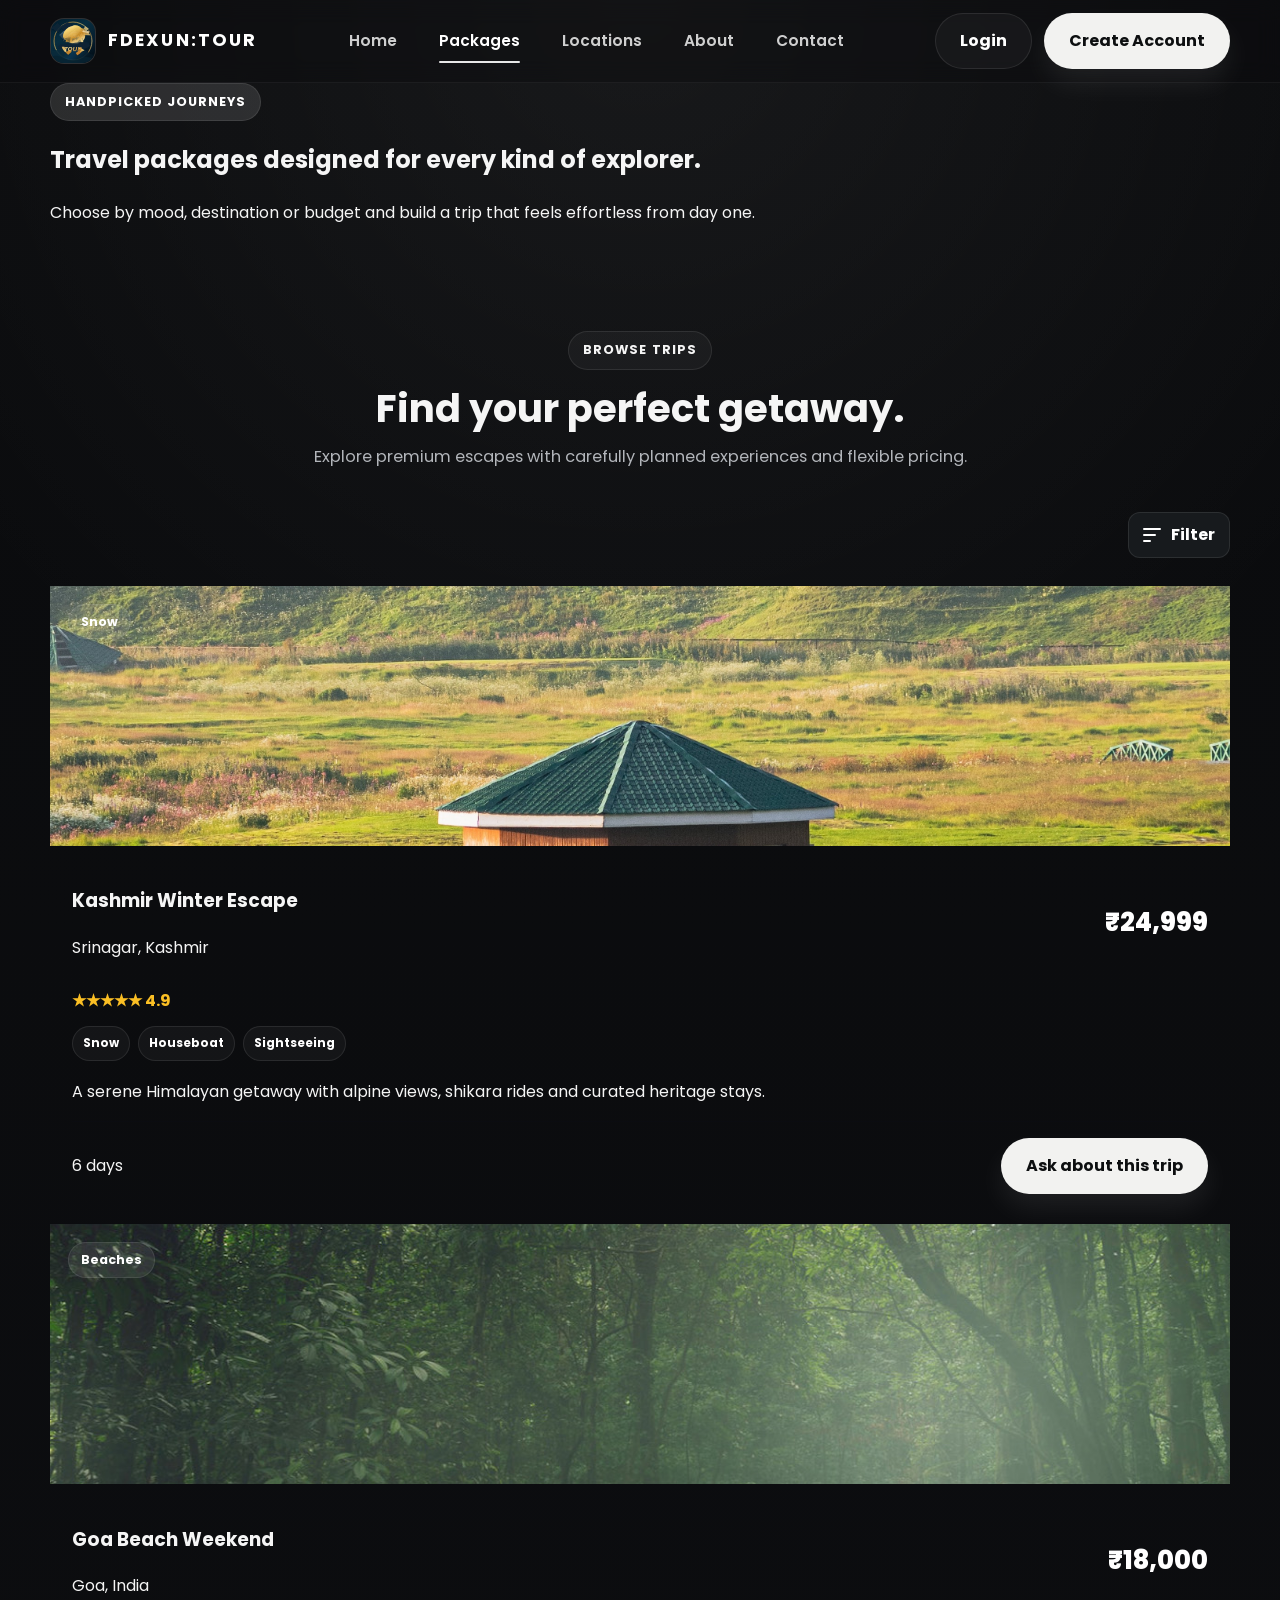
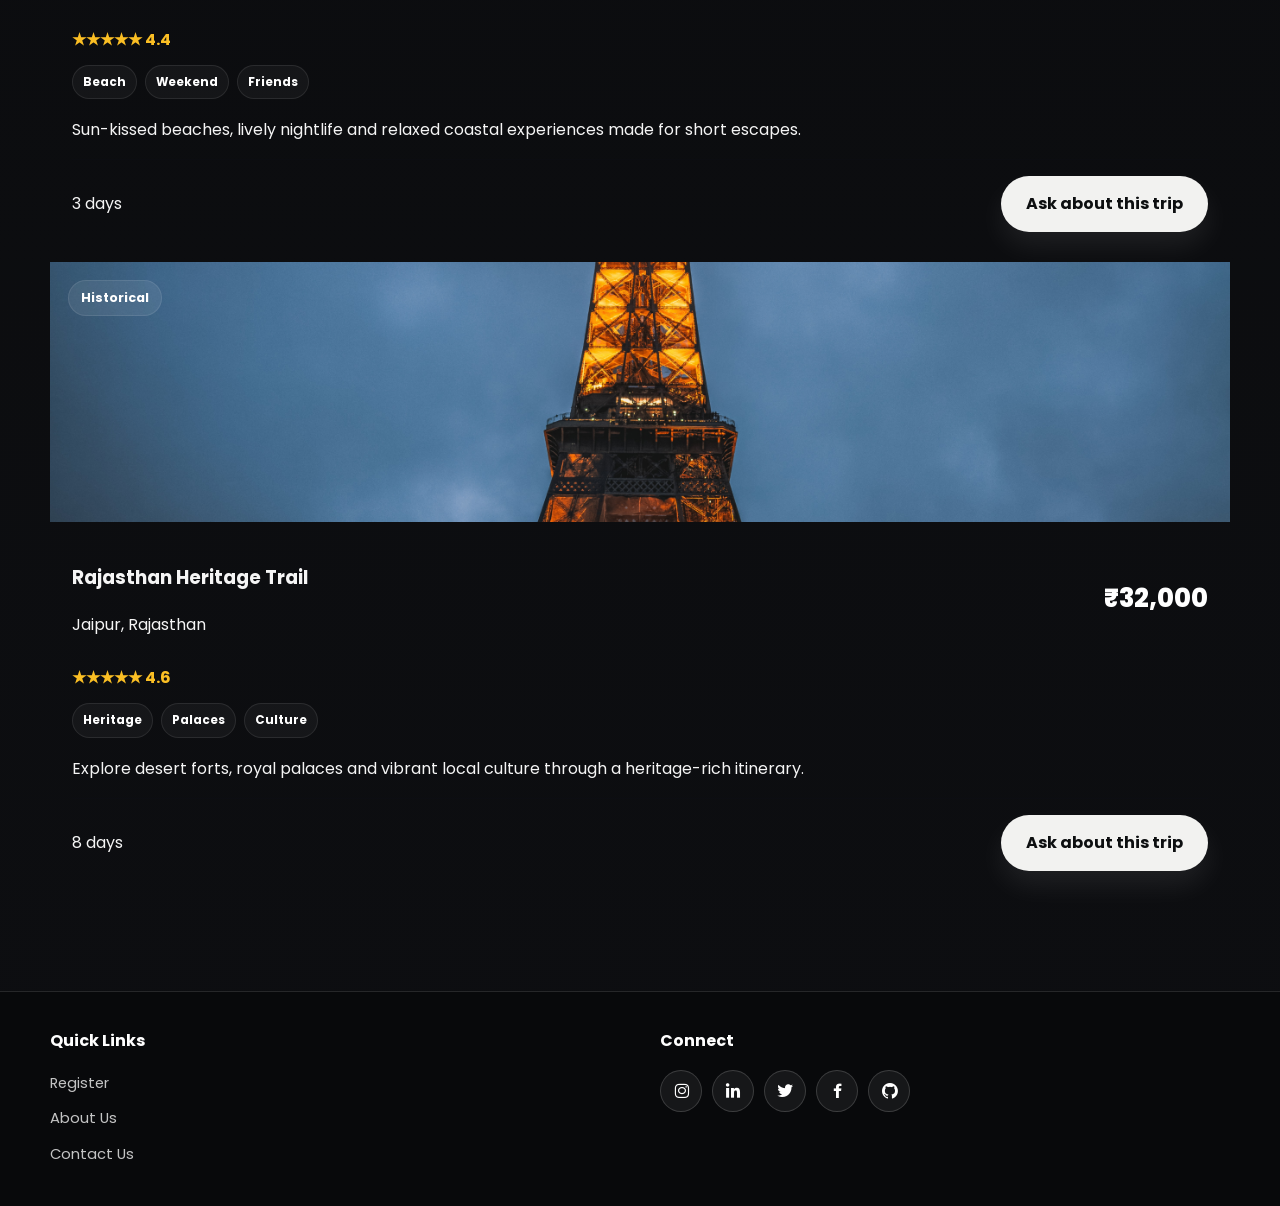
<file: packages.html>
<!DOCTYPE html>
<html lang="en">
  <head>
    <meta charset="UTF-8" />
    <meta name="viewport" content="width=device-width, initial-scale=1.0" />
    <title>Travel Packages | FDEXUN:TOUR</title>
    <link rel="icon" href="./assets/images/fdexun-tour-logo.svg" />
    <link rel="preconnect" href="https://fonts.googleapis.com" />
    <link rel="preconnect" href="https://fonts.gstatic.com" crossorigin />
    <link
      href="https://fonts.googleapis.com/css2?family=Paytone+One&family=Poppins:wght@100;200;300;400;500;600;700;800;900&display=swap"
      rel="stylesheet"
    />
    <link rel="stylesheet" href="https://unpkg.com/boxicons@latest/css/boxicons.min.css" />
    <link rel="stylesheet" href="./css/style.css" />
    <link rel="stylesheet" href="./css/responsive.css" />
    <link rel="stylesheet" href="./css/packages-page.css" />
    <link rel="stylesheet" href="./css/quick-links-footer.css" />
    <script src="./js/main.js" defer></script>
    <script src="./js/packages.js" defer></script>
  </head>
  <body class="packages-page">
    <header class="site-header">
      <div class="container header-inner">
        <a href="./index.html" class="brand" aria-label="FDEXUN:TOUR home">
          <span class="brand-mark"><img src="./assets/images/fdexun-tour-logo.svg" alt="FDEXUN:TOUR logo" /></span>
          <span class="brand-text">FDEXUN:TOUR</span>
        </a>

        <nav class="nav-links" aria-label="Main navigation">
          <a href="./index.html" class="nav-link">Home</a>
          <a href="./packages.html" class="nav-link">Packages</a>
          <a href="./locations.html" class="nav-link">Locations</a>
          <a href="./about.html" class="nav-link">About</a>
          <a href="./contact.html" class="nav-link">Contact</a>
        </nav>

        <div class="nav-actions">
          <a href="./login.html" class="btn btn-secondary">Login</a>
          <a href="./register.html" class="btn btn-primary">Create Account</a>
        </div>

        <button class="menu-toggle" type="button" aria-label="Open menu">
          <span></span>
        </button>
      </div>
    </header>

    <main>
      <section class="page-banner">
        <div class="container page-banner-inner">
          <span class="section-tag" style="background: rgba(255,255,255,0.12); color: white;">Handpicked journeys</span>
          <h1>Travel packages designed for every kind of explorer.</h1>
          <p>Choose by mood, destination or budget and build a trip that feels effortless from day one.</p>
        </div>
      </section>

      <section class="section page-intro">
        <div class="container">
          <div class="section-header">
            <span class="section-tag">Browse trips</span>
            <h2>Find your perfect getaway.</h2>
            <p>Explore premium escapes with carefully planned experiences and flexible pricing.</p>
          </div>

          <div class="filter-shell">
            <div class="filter-toolbar">
              <button type="button" id="mobile-filter-toggle" class="filter-toggle" aria-expanded="false" aria-controls="filter-panel" aria-label="Open package filters">
                <span class="filter-icon" aria-hidden="true"><span></span><span></span><span></span></span>
                <span>Filter</span>
              </button>
            </div>

            <div class="filter-panel" id="filter-panel" aria-hidden="true">
              <div class="filter-grid" aria-label="Package filters">
                <div class="filter-field">
                  <label for="country-filter">Country</label>
                  <select id="country-filter">
                    <option value="All Countries">All Countries</option>
                  </select>
                </div>

                <div class="filter-field">
                  <label for="state-filter">State / Region</label>
                  <select id="state-filter">
                    <option value="All States">All States</option>
                  </select>
                </div>

                <div class="filter-field">
                  <label for="budget-filter">Budget</label>
                  <select id="budget-filter">
                    <option value="All">All Budgets</option>
                    <option value="under-10000">Under ₹10,000</option>
                    <option value="10000-25000">₹10,000–₹25,000</option>
                    <option value="25000-50000">₹25,000–₹50,000</option>
                    <option value="50000-100000">₹50,000–₹1,00,000</option>
                    <option value="100000-plus">₹1,00,000+</option>
                  </select>
                </div>

                <div class="filter-field">
                  <label for="duration-filter">Duration</label>
                  <select id="duration-filter">
                    <option value="All">All Durations</option>
                    <option value="1-3">1–3 Days</option>
                    <option value="4-7">4–7 Days</option>
                    <option value="8-14">8–14 Days</option>
                    <option value="15-30">15–30 Days</option>
                    <option value="30-plus">30+ Days</option>
                  </select>
                </div>

                <div class="filter-field">
                  <label for="travel-type-filter">Travel Type</label>
                  <select id="travel-type-filter">
                    <option value="All">All Types</option>
                    <option value="Adventure">Adventure</option>
                    <option value="Family">Family</option>
                    <option value="Couple">Couple</option>
                    <option value="Solo">Solo</option>
                    <option value="Group">Group</option>
                    <option value="Luxury">Luxury</option>
                    <option value="Budget">Budget</option>
                    <option value="Backpacking">Backpacking</option>
                    <option value="Business">Business</option>
                    <option value="Cultural">Cultural</option>
                    <option value="Honeymoon">Honeymoon</option>
                  </select>
                </div>

                <div class="filter-field">
                  <label for="destination-type-filter">Destination Type</label>
                  <select id="destination-type-filter">
                    <option value="All">All Destinations</option>
                    <option value="Mountains">Mountains</option>
                    <option value="Beaches">Beaches</option>
                    <option value="Cities">Cities</option>
                    <option value="Wildlife">Wildlife</option>
                    <option value="Desert">Desert</option>
                    <option value="Forest">Forest</option>
                    <option value="Islands">Islands</option>
                    <option value="Historical">Historical</option>
                    <option value="Religious">Religious</option>
                    <option value="Snow">Snow</option>
                  </select>
                </div>

                <div class="filter-field">
                  <label for="rating-filter">Rating</label>
                  <select id="rating-filter">
                    <option value="All">All Ratings</option>
                    <option value="4.5">4.5+ ⭐</option>
                    <option value="4.0">4.0+ ⭐</option>
                    <option value="3.5">3.5+ ⭐</option>
                  </select>
                </div>

                <div class="filter-field">
                  <label for="activities-filter">Activities</label>
                  <select id="activities-filter">
                    <option value="All">All Activities</option>
                    <option value="Trekking">Trekking</option>
                    <option value="Camping">Camping</option>
                    <option value="Hiking">Hiking</option>
                    <option value="Scuba Diving">Scuba Diving</option>
                    <option value="Skiing">Skiing</option>
                    <option value="Safari">Safari</option>
                    <option value="Sightseeing">Sightseeing</option>
                    <option value="Water Sports">Water Sports</option>
                    <option value="Rafting">Rafting</option>
                    <option value="Photography">Photography</option>
                  </select>
                </div>

                <div class="filter-field">
                  <label for="features-filter">Package Features</label>
                  <select id="features-filter">
                    <option value="All">All Features</option>
                    <option value="Hotel Included">Hotel Included</option>
                    <option value="Flights Included">Flights Included</option>
                    <option value="Meals Included">Meals Included</option>
                    <option value="Airport Transfer">Airport Transfer</option>
                    <option value="Guide Included">Guide Included</option>
                    <option value="Travel Insurance">Travel Insurance</option>
                  </select>
                </div>

                <div class="filter-field">
                  <label for="sort-filter">Sort By</label>
                  <select id="sort-filter">
                    <option value="recommended">Recommended</option>
                    <option value="price-asc">Price: Low → High</option>
                    <option value="price-desc">Price: High → Low</option>
                    <option value="rating-desc">Rating: High → Low</option>
                    <option value="duration-asc">Duration: Short → Long</option>
                    <option value="duration-desc">Duration: Long → Short</option>
                    <option value="newest">Newest Packages</option>
                  </select>
                </div>

                <div class="filter-field search-field">
                  <label for="package-search">Search</label>
                  <div class="search-inline">
                    <i class='bx bx-search'></i>
                    <input id="package-search" type="search" placeholder="Search packages or cities" aria-label="Search packages" />
                  </div>
                </div>
              </div>
            </div>
          </div>

          <div id="package-grid" class="package-grid"></div>
        </div>
      </section>
    </main>
    <footer class="quick-links-footer">
      <div class="foot">
        <div class="footer-content">
          <div class="footlinks">
            <h4>Quick Links</h4>
            <ul>
              <li><a href="./register.html">Register</a></li>
              <li><a href="./info.html">About Us</a></li>
              <li><a href="./contact.html">Contact Us</a></li>
            </ul>
          </div>
          <div class="footlinks">
            <h4>Connect</h4>
            <div class="social">
              <a href="https://www.instagram.com/r.parth._06/" target="_blank" rel="noopener noreferrer" aria-label="Instagram"><i class="bx bxl-instagram" aria-hidden="true"></i></a>
              <a href="https://www.linkedin.com/in/rajput-parth-a90a53328/" target="_blank" rel="noopener noreferrer" aria-label="LinkedIn"><i class="bx bxl-linkedin" aria-hidden="true"></i></a>
              <a href="https://x.com/Rajputparth06" target="_blank" rel="noopener noreferrer" aria-label="X / Twitter"><i class="bx bxl-twitter" aria-hidden="true"></i></a>
              <a href="https://www.facebook.com/parth.krishna.904" target="_blank" rel="noopener noreferrer" aria-label="Facebook"><i class="bx bxl-facebook" aria-hidden="true"></i></a>
              <a href="https://github.com/rparth006" target="_blank" rel="noopener noreferrer" aria-label="GitHub"><i class="bx bxl-github" aria-hidden="true"></i></a>
            </div>
          </div>
        </div>
      </div>
    </footer>
  </body>
</html>
</file>
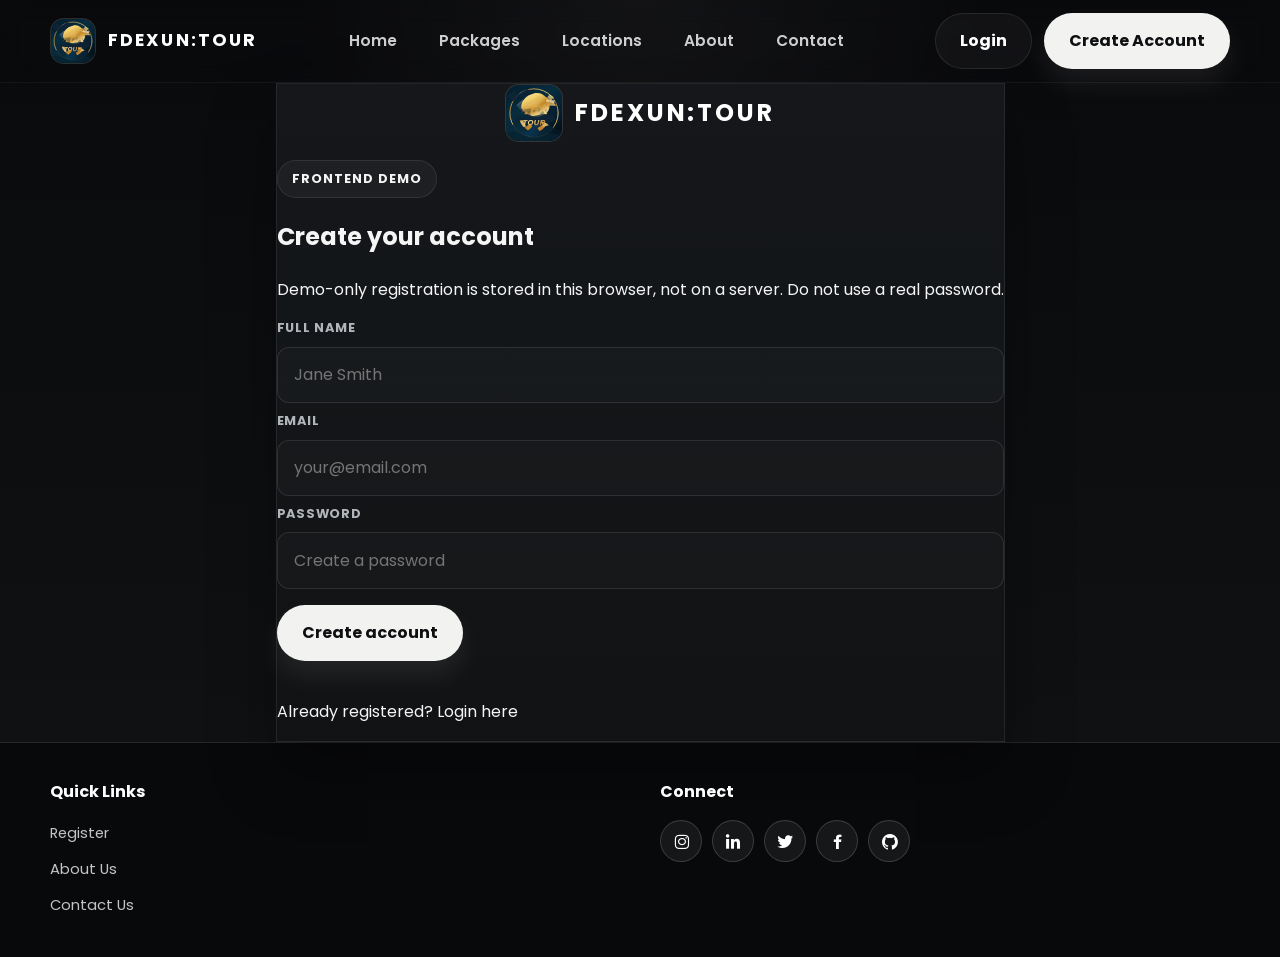
<file: register.html>
<!DOCTYPE html>
<html lang="en">
  <head>
    <meta charset="UTF-8" />
    <meta name="viewport" content="width=device-width, initial-scale=1.0" />
    <title>Create Account | FDEXUN:TOUR</title>
    <link rel="icon" href="./assets/images/fdexun-tour-logo.svg" />
    <link rel="preconnect" href="https://fonts.googleapis.com" />
    <link rel="preconnect" href="https://fonts.gstatic.com" crossorigin />
    <link
      href="https://fonts.googleapis.com/css2?family=Paytone+One&family=Poppins:wght@100;200;300;400;500;600;700;800;900&display=swap"
      rel="stylesheet"
    />
    <link rel="stylesheet" href="https://unpkg.com/boxicons@latest/css/boxicons.min.css" />
    <link rel="stylesheet" href="./css/style.css" />
    <link rel="stylesheet" href="./css/auth.css" />
    <link rel="stylesheet" href="./css/responsive.css" />
    <link rel="stylesheet" href="./css/quick-links-footer.css" />
    <script src="./js/auth.js" defer></script>
    <script src="./js/main.js" defer></script>
  </head>
  <body>
    <header class="site-header">
      <div class="container header-inner">
        <a href="./index.html" class="brand" aria-label="FDEXUN:TOUR home">
          <span class="brand-mark"><img src="./assets/images/fdexun-tour-logo.svg" alt="FDEXUN:TOUR logo" /></span>
          <span class="brand-text">FDEXUN:TOUR</span>
        </a>

        <nav class="nav-links" aria-label="Main navigation">
          <a href="./index.html" class="nav-link">Home</a>
          <a href="./packages.html" class="nav-link">Packages</a>
          <a href="./locations.html" class="nav-link">Locations</a>
          <a href="./about.html" class="nav-link">About</a>
          <a href="./contact.html" class="nav-link">Contact</a>
        </nav>

        <div class="nav-actions">
          <a href="./login.html" class="btn btn-secondary">Login</a>
          <a href="./register.html" class="btn btn-primary">Create Account</a>
        </div>

        <button class="menu-toggle" type="button" aria-label="Open menu">
          <span></span>
        </button>
      </div>
    </header>

    <main class="auth-shell">
      <div class="container auth-layout">
        <section class="auth-panel" aria-labelledby="register-title">
          <div class="auth-brand" aria-label="FDEXUN:TOUR brand">
            <span class="auth-brand-mark"><img src="./assets/images/fdexun-tour-logo.svg" alt="FDEXUN:TOUR logo" /></span>
            <span class="auth-brand-text">FDEXUN:TOUR</span>
          </div>
          <div class="section-tag">Frontend demo</div>
          <h1 id="register-title">Create your account</h1>
          <p>Demo-only registration is stored in this browser, not on a server. Do not use a real password.</p>

          <form id="register-form" novalidate>
            <div class="field">
              <label for="register-name">Full name</label>
              <input id="register-name" type="text" placeholder="Jane Smith" required />
            </div>
            <div class="field">
              <label for="register-email">Email</label>
              <input id="register-email" type="email" placeholder="your@email.com" required />
            </div>
            <div class="field">
              <label for="register-password">Password</label>
              <input id="register-password" type="password" placeholder="Create a password" required />
            </div>
            <button type="submit" class="btn btn-primary">Create account</button>
            <div id="register-message" class="auth-message" aria-live="polite"></div>
          </form>

          <p class="auth-links">Already registered? <a href="./login.html">Login here</a></p>
        </section>
      </div>
    </main>
    <footer class="quick-links-footer">
      <div class="foot">
        <div class="footer-content">
          <div class="footlinks">
            <h4>Quick Links</h4>
            <ul>
              <li><a href="./register.html">Register</a></li>
              <li><a href="./info.html">About Us</a></li>
              <li><a href="./contact.html">Contact Us</a></li>
            </ul>
          </div>
          <div class="footlinks">
            <h4>Connect</h4>
            <div class="social">
              <a href="https://www.instagram.com/r.parth._06/" target="_blank" rel="noopener noreferrer" aria-label="Instagram"><i class="bx bxl-instagram" aria-hidden="true"></i></a>
              <a href="https://www.linkedin.com/in/rajput-parth-a90a53328/" target="_blank" rel="noopener noreferrer" aria-label="LinkedIn"><i class="bx bxl-linkedin" aria-hidden="true"></i></a>
              <a href="https://x.com/Rajputparth06" target="_blank" rel="noopener noreferrer" aria-label="X / Twitter"><i class="bx bxl-twitter" aria-hidden="true"></i></a>
              <a href="https://www.facebook.com/parth.krishna.904" target="_blank" rel="noopener noreferrer" aria-label="Facebook"><i class="bx bxl-facebook" aria-hidden="true"></i></a>
              <a href="https://github.com/rparth006" target="_blank" rel="noopener noreferrer" aria-label="GitHub"><i class="bx bxl-github" aria-hidden="true"></i></a>
            </div>
          </div>
        </div>
      </div>
    </footer>
  </body>
</html>
</file>
<file: css/style.css>
:root {
  --bg: #0a0b0d;
  --bg-soft: #111315;
  --surface: #171a1d;
  --surface-strong: #1d2125;
  --surface-alt: #121518;
  --panel: rgba(255, 255, 255, 0.02);
  --line: rgba(255, 255, 255, 0.09);
  --text: #f5f5f5;
  --muted: #b2b5ba;
  --muted-strong: #d5d7da;
  --white: #ffffff;
  --black: #080909;
  --button-bg: #f2f2f0;
  --button-text: #0d0f10;
  --button-hover: #111315;
  --button-hover-text: #f9f9f9;
  --shadow: 0 20px 48px rgba(0, 0, 0, 0.38);
  --radius: 18px;
}

* {
  box-sizing: border-box;
}

html {
  scroll-behavior: smooth;
}

body {
  margin: 0;
  font-family: "Poppins", sans-serif;
  background:
    radial-gradient(circle at top, rgba(255,255,255,0.06), transparent 30%),
    linear-gradient(180deg, var(--bg) 0%, #0d0e11 100%);
  color: var(--text);
  line-height: 1.6;
}

img {
  max-width: 100%;
  display: block;
}

a {
  color: inherit;
  text-decoration: none;
}

button,
input,
select,
textarea {
  font: inherit;
}

.container {
  width: min(1180px, calc(100% - 32px));
  margin: 0 auto;
}

.section {
  padding: 90px 0;
}

.section-header {
  max-width: 680px;
  margin: 0 auto 42px;
  text-align: center;
}

.section-tag {
  display: inline-flex;
  align-items: center;
  gap: 8px;
  padding: 8px 14px;
  border-radius: 999px;
  background: rgba(255, 255, 255, 0.04);
  border: 1px solid var(--line);
  color: var(--text);
  font-size: 0.8rem;
  letter-spacing: 0.08em;
  text-transform: uppercase;
  font-weight: 700;
}

.section-header h2 {
  margin: 16px 0 12px;
  font-size: clamp(2rem, 3vw, 3rem);
  line-height: 1.2;
}

.section-header p {
  margin: 0;
  color: var(--muted);
  font-size: 1.02rem;
}

.site-header {
  position: sticky;
  top: 0;
  z-index: 1000;
  background: rgba(10, 11, 13, 0.35);
  backdrop-filter: blur(12px);
  border-bottom: 1px solid rgba(255, 255, 255, 0.05);
  transition: background 0.25s ease, border-color 0.25s ease, box-shadow 0.25s ease;
}

.site-header.scrolled {
  background: rgba(10, 11, 13, 0.92);
  border-bottom-color: rgba(255, 255, 255, 0.08);
  box-shadow: 0 12px 30px rgba(0, 0, 0, 0.18);
}

.header-inner {
  display: flex;
  align-items: center;
  justify-content: space-between;
  min-height: 82px;
  gap: 20px;
}

.brand {
  display: inline-flex;
  align-items: center;
  gap: 12px;
  font-weight: 700;
  color: var(--white);
}

.brand-mark {
  width: 46px;
  height: 46px;
  border-radius: 14px;
  display: grid;
  place-items: center;
  background: rgba(255, 255, 255, 0.08);
  border: 1px solid rgba(255, 255, 255, 0.08);
  box-shadow: inset 0 1px 0 rgba(255,255,255,0.08);
  overflow: hidden;
  flex-shrink: 0;
}

.brand-mark img {
  width: 100%;
  height: 100%;
  object-fit: contain;
  display: block;
  background: transparent;
}

.brand-text {
  font-size: 1.1rem;
  letter-spacing: 0.12em;
  font-weight: 700;
  text-transform: uppercase;
  line-height: 1.2;
}

.nav-links {
  display: flex;
  align-items: center;
  gap: 18px;
}

.nav-link {
  position: relative;
  padding: 10px 12px;
  color: var(--white);
  font-size: 0.96rem;
  font-weight: 600;
  transition: color 0.25s ease, opacity 0.25s ease;
  opacity: 0.8;
}

.nav-link::after {
  content: "";
  position: absolute;
  left: 12px;
  right: 12px;
  bottom: 0;
  height: 2px;
  border-radius: 999px;
  background: rgba(255, 255, 255, 0.9);
  transform: scaleX(0);
  transition: transform 0.25s ease;
}

.nav-link:hover,
.nav-link.active {
  color: var(--white);
  opacity: 1;
}

.nav-link:hover::after,
.nav-link.active::after {
  transform: scaleX(1);
}

.nav-actions {
  display: flex;
  align-items: center;
  gap: 12px;
}

.btn {
  display: inline-flex;
  align-items: center;
  justify-content: center;
  gap: 8px;
  padding: 0.9rem 1.5rem;
  border: 1px solid transparent;
  border-radius: 999px;
  font-weight: 700;
  cursor: pointer;
  transition: transform 0.2s ease, box-shadow 0.2s ease, background 0.2s ease, color 0.2s ease, border-color 0.2s ease;
}

.btn:hover {
  transform: translateY(-2px);
}

.btn-primary {
  background: var(--button-bg);
  color: var(--button-text);
  box-shadow: 0 14px 28px rgba(255, 255, 255, 0.08);
}

.btn-primary:hover {
  background: var(--button-hover);
  color: var(--button-hover-text);
  border-color: rgba(255,255,255,0.18);
}

.btn-secondary {
  background: rgba(255, 255, 255, 0.04);
  color: var(--white);
  border-color: var(--line);
}

.btn-secondary:hover {
  background: rgba(255,255,255,0.08);
}

.btn-light {
  background: var(--white);
  color: var(--button-text);
}

.btn-light:hover {
  background: var(--button-hover);
  color: var(--button-hover-text);
  border-color: rgba(255,255,255,0.18);
}

.menu-toggle {
  display: none;
  width: 48px;
  height: 48px;
  border: 1px solid rgba(255, 255, 255, 0.12);
  border-radius: 12px;
  background: rgba(255, 255, 255, 0.02);
  align-items: center;
  justify-content: center;
  cursor: pointer;
}

.menu-toggle span,
.menu-toggle span::before,
.menu-toggle span::after {
  position: relative;
  display: block;
  width: 18px;
  height: 2px;
  background: var(--white);
  border-radius: 2px;
  transition: all 0.25s ease;
}

.menu-toggle span::before,
.menu-toggle span::after {
  content: "";
  position: absolute;
  left: 0;
}

.menu-toggle span::before { top: -6px; }
.menu-toggle span::after { top: 6px; }

.menu-toggle.open span {
  background: transparent;
}

.menu-toggle.open span::before {
  top: 0;
  transform: rotate(45deg);
}

.menu-toggle.open span::after {
  top: 0;
  transform: rotate(-45deg);
}

.hero {
  position: relative;
  background: linear-gradient(135deg, rgba(10, 10, 13, 0.9), rgba(18, 21, 24, 0.85));
  overflow: hidden;
}

.hero::before {
  content: "";
  position: absolute;
  inset: 0;
  background: radial-gradient(circle at top left, rgba(255,255,255,0.1), transparent 30%);
}

.hero-content {
  position: relative;
  z-index: 1;
  display: grid;
  grid-template-columns: minmax(0, 1fr);
  align-content: center;
  min-height: 720px;
  gap: 28px;
}

.hero-copy {
  color: var(--white);
  max-width: 900px;
}

.hero-copy h1 {
  margin: 12px 0 16px;
  font-size: clamp(2.8rem, 6vw, 5rem);
  line-height: 0.96;
  letter-spacing: -0.06em;
}

.hero-copy p {
  margin: 0 0 28px;
  font-size: 1.06rem;
  color: rgba(255, 255, 255, 0.85);
}

.hero-actions {
  display: flex;
  flex-wrap: wrap;
  gap: 16px;
}

.hero-meta {
  display: flex;
  flex-wrap: wrap;
  gap: 20px;
}

.meta-pill {
  display: inline-flex;
  align-items: center;
  gap: 8px;
  color: rgba(255, 255, 255, 0.8);
  font-weight: 600;
}

.meta-pill .dot {
  width: 10px;
  height: 10px;
  border-radius: 50%;
  background: var(--secondary);
  box-shadow: 0 0 18px rgba(255, 179, 71, 0.8);
}

.search-card {
  width: 100%;
  max-width: 900px;
  background: rgba(22, 25, 28, 0.92);
  border: 1px solid var(--line);
  border-radius: var(--radius);
  padding: 26px;
  box-shadow: var(--shadow);
  backdrop-filter: blur(10px);
}

.search-card h3 {
  margin: 0 0 20px;
  font-size: 1.5rem;
  color: var(--white);
}

.form-grid {
  display: grid;
  grid-template-columns: repeat(2, minmax(0, 1fr));
  align-items: end;
  gap: 16px;
}

#form-status {
  grid-column: 1 / -1;
}

.field {
  display: grid;
  gap: 8px;
}

.field label {
  font-size: 0.8rem;
  color: var(--muted);
  text-transform: uppercase;
  letter-spacing: 0.06em;
  font-weight: 700;
}

.field input,
.field select,
.field textarea {
  width: 100%;
  border: 1px solid rgba(255,255,255,0.1);
  border-radius: 12px;
  padding: 0.9rem 1rem;
  background: rgba(255,255,255,0.02);
  color: var(--text);
}

.field input:focus,
.field select:focus,
.field textarea:focus {
  outline: none;
  border-color: rgba(255,255,255,0.2);
  box-shadow: 0 0 0 3px rgba(255,255,255,0.04);
}

.slider-wrap {
  display: grid;
  gap: 10px;
}

.slider-row {
  display: flex;
  align-items: center;
  justify-content: space-between;
  gap: 12px;
}

.slider-row strong {
  color: var(--white);
}

input[type="range"] {
  accent-color: #d8d8d8;
  width: 100%;
}

.card-grid {
  display: grid;
  grid-template-columns: repeat(4, minmax(0, 1fr));
  gap: 20px;
}

.feature-card,
.package-card,
.location-card,
.stat-card,
.review-card,
.stats-grid,
.regional-grid,
.faq-grid {
.contact-card,
.auth-panel {
  background: linear-gradient(180deg, rgba(22,24,27,0.96), rgba(16,18,20,0.96));
  border: 1px solid var(--line);
  border-radius: var(--radius);
  overflow: hidden;
.regional-grid {
  grid-template-columns: repeat(3, minmax(0, 1fr));
}
.faq-grid {
  grid-template-columns: repeat(2, minmax(0, 1fr));
}
  box-shadow: var(--shadow);
}

.feature-card {
  padding: 24px;
  transition: transform 0.25s ease, box-shadow 0.25s ease, border-color 0.25s ease;
}

.feature-card:hover,
.package-card:hover,
.location-card:hover,
.review-card:hover,
.info-card:hover {
  transform: translateY(-6px);
  box-shadow: 0 25px 55px rgba(0, 0, 0, 0.26);
  border-color: rgba(255,255,255,0.12);
}

.feature-icon {
  width: 62px;
  height: 62px;
  display: grid;
  place-items: center;
  border-radius: 18px;
  margin-bottom: 18px;
  background: rgba(255,255,255,0.04);
  border: 1px solid var(--line);
  color: var(--white);
}

.feature-card h3,
.info-card h3,
.location-card h3,
.package-card h3 {
  margin: 0 0 8px;
  font-size: 1.3rem;
}

.feature-card p,
.info-card p,
.location-card p,
.package-card p,
.review-body,
.contact-card p,
.page-intro p {
  margin: 0;
  color: var(--muted);
}

.package-card h3,
.location-card h3,
.info-card h3,
.review-card strong,
.contact-card strong,
.feature-card h3 {
  color: var(--white);
}

.subsection {
  padding-top: 18px;
}

.package-grid,
.location-grid,
.review-grid,
.info-grid,
.contact-grid,
.stats-grid {
  display: grid;
  gap: 24px;
}

.package-grid {
  grid-template-columns: repeat(3, minmax(0, 1fr));
}

.package-card {
  transition: transform 0.25s ease, box-shadow 0.25s ease;
}

.package-image {
  position: relative;
  height: 260px;
}

.package-image img {
  width: 100%;
  height: 100%;
  object-fit: cover;
}

.package-badge {
  position: absolute;
  top: 18px;
  left: 18px;
  background: rgba(255, 255, 255, 0.08);
  color: var(--white);
  border: 1px solid var(--line);
  border-radius: 999px;
  padding: 7px 12px;
  font-size: 0.78rem;
  font-weight: 700;
}

.package-content {
  padding: 22px 22px 18px;
}

.package-meta {
  display: flex;
  align-items: center;
  justify-content: space-between;
  gap: 10px;
  padding-bottom: 12px;
}

.package-price {
  font-size: 1.6rem;
  font-weight: 800;
  color: var(--white);
}

.package-rating {
  color: #fbbf24;
  font-weight: 700;
}

.package-list {
  display: flex;
  flex-wrap: wrap;
  gap: 8px;
  margin: 12px 0 18px;
}

.package-tag {
  display: inline-flex;
  align-items: center;
  border-radius: 999px;
  padding: 7px 10px;
  background: rgba(255,255,255,0.04);
  border: 1px solid var(--line);
  color: var(--white);
  font-size: 0.74rem;
  font-weight: 700;
}

.location-grid {
  grid-template-columns: repeat(3, minmax(0, 1fr));
}

.location-card {
  padding: 0;
}

.location-visual {
  height: 220px;
}

.location-visual img {
  width: 100%;
  height: 100%;
  object-fit: cover;
}

.location-content {
  padding: 22px 22px 24px;
}

.location-content .meta {
  display: flex;
  justify-content: space-between;
  align-items: center;
  margin-bottom: 12px;
  font-size: 0.88rem;
  color: var(--muted);
}

.cta-banner {
  padding: 40px 0 0;
}

.cta-box {
  display: flex;
  align-items: center;
  justify-content: space-between;
  gap: 24px;
  padding: 28px 32px;
  border-radius: var(--radius);
  background: linear-gradient(135deg, rgba(255,255,255,0.04), rgba(255,255,255,0.02));
  border: 1px solid var(--line);
  color: var(--white);
  box-shadow: var(--shadow);
}

.cta-box h3 {
  margin: 0 0 8px;
  font-size: clamp(1.7rem, 2vw, 2.4rem);
}

.cta-box p {
  margin: 0;
  color: rgba(255, 255, 255, 0.8);
}

.review-grid {
  grid-template-columns: repeat(3, minmax(0, 1fr));
}

.review-card {
  padding: 24px;
}

.review-stars {
  color: #fbbf24;
  margin-bottom: 12px;
  font-size: 1rem;
}

.reviewer {
  display: flex;
  align-items: center;
  gap: 12px;
  margin-top: 18px;
}

.reviewer-avatar {
  width: 44px;
  height: 44px;
  border-radius: 50%;
  background: linear-gradient(135deg, rgba(255,255,255,0.14), rgba(255,255,255,0.04));
  border: 1px solid var(--line);
  display: grid;
  place-items: center;
  font-weight: 700;
  color: var(--white);
}

.site-footer {
  background: #08090b;
  color: rgba(255, 255, 255, 0.8);
  padding-top: 52px;
  border-top: 1px solid var(--line);
}

.footer-grid {
  display: grid;
  grid-template-columns: 1.3fr 1fr 1fr 1.4fr;
  gap: 28px;
  padding-bottom: 42px;
}

.footer-brand p,
.footer-links a,
.footer-info p {
  color: rgba(255, 255, 255, 0.72);
}

.footer-links {
  display: grid;
  gap: 12px;
}

.footer-links a {
  display: flex;
  align-items: flex-start;
  gap: 10px;
  line-height: 1.5;
  overflow-wrap: anywhere;
}

.footer-links a i,
.footer-info p i {
  flex: 0 0 18px;
  width: 18px;
  color: var(--muted-strong);
  font-size: 1rem;
  line-height: 1.5;
  text-align: center;
}

.footer-links a span,
.footer-info p span {
  min-width: 0;
}

.footer-info p {
  display: flex;
  align-items: flex-start;
  gap: 10px;
}

.footer-links a:hover { color: var(--white); }

.footer-social-links {
  display: grid;
  gap: 12px;
}

.footer-social-links a {
  display: inline-flex;
  align-items: center;
  gap: 10px;
  color: rgba(255, 255, 255, 0.72);
  transition: color 0.25s ease, transform 0.25s ease;
}

.footer-social-links a:hover {
  color: var(--white);
  transform: translateX(2px);
}

.footer-social-links i {
  font-size: 1.15rem;
  width: 18px;
  text-align: center;
}

.footer-title {
  margin-bottom: 14px;
  color: var(--white);
  font-size: 1.1rem;
  font-weight: 700;
}

.footer-bottom {
  border-top: 1px solid rgba(255, 255, 255, 0.12);
  padding: 18px 0 28px;
  text-align: center;
  color: rgba(255, 255, 255, 0.62);
}

.page-banner {
  background: linear-gradient(135deg, rgba(10, 11, 13, 0.9), rgba(20, 22, 24, 0.82)),
    url("../assets/files/pac-title.jpg") center/cover no-repeat;
  color: var(--white);
  padding: 90px 0 80px;
  border-bottom: 1px solid var(--line);
}

.page-banner-inner {
  display: grid;
  gap: 12px;
  max-width: 720px;
}

.page-banner-inner h1 {
  margin: 0;
  font-size: clamp(2rem, 4vw, 4rem);
  line-height: 1.1;
  letter-spacing: -0.05em;
}

.page-banner-inner p {
  margin: 0;
  color: rgba(255, 255, 255, 0.8);
  font-size: 1.06rem;
}

.page-intro {
  padding: 80px 0 20px;
}

.filter-shell {
  margin: 34px 0 28px;
}

.mobile-filter-header {
  display: none;
}

.mobile-filter-toggle {
  display: none;
}

.filter-panel {
  background: rgba(15, 23, 42, 0.35);
  border: 1px solid var(--line);
  border-radius: 22px;
  padding: 20px;
}

.filter-grid {
  display: grid;
  grid-template-columns: repeat(5, minmax(180px, 1fr));
  gap: 16px;
}

.filter-field {
  display: flex;
  flex-direction: column;
  gap: 8px;
}

.filter-field label {
  color: rgba(255,255,255,0.8);
  font-size: 0.78rem;
  letter-spacing: 0.04em;
  text-transform: uppercase;
}

.filter-field select,
.search-inline input {
  width: 100%;
  color: var(--text);
  background: rgba(255,255,255,0.03);
  border: 1px solid var(--line);
  border-radius: 12px;
  padding: 11px 14px;
  font: inherit;
}

.filter-field select {
  appearance: none;
  background-image: linear-gradient(45deg, transparent 50%, #fff 50%), linear-gradient(135deg, #fff 50%, transparent 50%);
  background-position: calc(100% - 18px) calc(50% - 2px), calc(100% - 12px) calc(50% - 2px);
  background-size: 6px 6px, 6px 6px;
  background-repeat: no-repeat;
  padding-right: 34px;
}

.search-field {
  min-width: 220px;
}

.search-inline {
  display: flex;
  align-items: center;
  gap: 10px;
  background: rgba(255,255,255,0.03);
  border: 1px solid var(--line);
  border-radius: 12px;
  padding: 0 12px;
  min-height: 46px;
}

.search-inline i {
  color: rgba(255,255,255,0.6);
}

.search-inline input {
  border: none;
  background: transparent;
  padding-left: 0;
}

.search-inline input:focus,
.filter-field select:focus {
  outline: none;
}

.package-table {
  display: grid;
  gap: 24px;
}

.listing-card {
  background: linear-gradient(180deg, rgba(22,24,27,0.96), rgba(16,18,20,0.96));
  border: 1px solid var(--line);
  border-radius: var(--radius);
  padding: 22px;
  display: grid;
  grid-template-columns: 1.2fr 1.8fr;
  gap: 22px;
  box-shadow: var(--shadow);
}

.listing-card img {
  width: 100%;
  height: 100%;
  min-height: 220px;
  object-fit: cover;
  border-radius: 16px;
}

.listing-body h3 {
  margin-top: 0;
  margin-bottom: 8px;
  font-size: clamp(1.4rem, 2vw, 2rem);
}

.listing-meta {
  display: flex;
  flex-wrap: wrap;
  gap: 14px;
  margin: 12px 0;
  color: var(--muted);
  font-size: 0.9rem;
}

.contact-grid {
  grid-template-columns: 0.9fr 1.1fr;
  align-items: start;
}

.contact-card {
  padding: 28px;
}

.contact-list {
  display: grid;
  gap: 18px;
  margin-top: 18px;
}

.contact-item {
  display: flex;
  gap: 12px;
  align-items: flex-start;
}

.contact-item .icon {
  width: 42px;
  height: 42px;
  border-radius: 12px;
  display: grid;
  place-items: center;
  background: rgba(255,255,255,0.04);
  border: 1px solid var(--line);
  color: var(--white);
  font-weight: 700;
}

.form-stack {
  display: grid;
  gap: 18px;
}

.form-row {
  display: grid;
  grid-template-columns: repeat(2, minmax(0, 1fr));
  gap: 16px;
}

.form-status {
  min-height: 24px;
  color: var(--muted-strong);
  font-weight: 600;
}

.auth-shell {
  padding: 80px 0 100px;
}

.auth-layout {
  display: grid;
  place-items: center;
}

.auth-panel {
  width: min(460px, 100%);
  padding: 30px 28px;
}

.auth-panel h1,
.auth-panel p,
.auth-panel label,
.auth-panel .auth-links,
.auth-panel .auth-message {
  color: var(--text);
}

.auth-panel h1 {
  margin: 0 0 10px;
  font-size: clamp(2rem, 3vw, 2.6rem);
}

.auth-panel p {
  margin: 0 0 20px;
  color: var(--muted);
}

.auth-panel form {
  display: grid;
  gap: 16px;
}

.auth-panel .btn {
  width: 100%;
}

.auth-links {
  text-align: center;
  margin-top: 18px;
  color: var(--muted);
}

.auth-links a {
  color: var(--text);
  font-weight: 700;
}

.hidden { display: none !important; }

@media (max-width: 980px) {
  .hero-content,
  .contact-grid,
  .listing-card,
  .footer-grid {
    grid-template-columns: 1fr;
  }

  .package-grid,
  .location-grid,
  .review-grid,
  .card-grid {
    grid-template-columns: repeat(2, minmax(0, 1fr));
  }

  .search-inline {
    max-width: 100%;
    margin-left: 0;
  }
}
</file>
<file: css/responsive.css>
@media (max-width: 900px) {
  .nav-links {
    position: absolute;
    top: calc(100% + 8px);
    left: 16px;
    right: 16px;
    flex-direction: column;
    align-items: flex-start;
    padding: 18px 18px 10px;
    background: rgba(12, 13, 15, 0.96);
    border: 1px solid rgba(255, 255, 255, 0.08);
    border-radius: 16px;
    box-shadow: var(--shadow);
    opacity: 0;
    pointer-events: none;
    transform: translateY(-8px);
    transition: all 0.25s ease;
  }

  .nav-links.open {
    opacity: 1;
    pointer-events: auto;
    transform: translateY(0);
  }

  .menu-toggle {
    display: inline-flex;
  }

  .filter-grid {
    grid-template-columns: repeat(2, minmax(0, 1fr));
  }

  .regional-grid {
    grid-template-columns: repeat(2, minmax(0, 1fr));
  }
}

@media (max-width: 720px) {
  .header-inner {
    min-height: 72px;
  }

  .brand {
    gap: 10px;
  }

  .brand-mark {
    width: 40px;
    height: 40px;
  }

  .brand-text {
    font-size: 0.85rem;
    letter-spacing: 0.08em;
  }

  .nav-actions {
    display: none;
  }

  .hero {
    min-height: unset;
  }

  .hero-content {
    min-height: 640px;
    padding: 48px 0 54px;
  }

  .search-card .form-grid {
    grid-template-columns: 1fr;
  }

  #form-status {
    grid-column: auto;
  }

  .card-grid,
  .package-grid,
  .location-grid,
  .review-grid,
  .stats-grid,
  .regional-grid,
  .faq-grid,
  .filter-grid {
    grid-template-columns: 1fr;
  }

  .mobile-filter-header {
    display: flex;
    justify-content: flex-end;
    margin-bottom: 12px;
  }

  .mobile-filter-toggle {
    display: inline-flex;
    align-items: center;
    justify-content: center;
    min-height: 44px;
    padding: 10px 16px;
    border: 1px solid var(--line);
    border-radius: 12px;
    background: var(--surface);
    color: var(--white);
    font: inherit;
    font-weight: 700;
    cursor: pointer;
  }

  .filter-panel {
    display: none;
  }

  .filter-panel.open {
    display: block;
  }

  .search-field {
    min-width: 0;
  }

  .cta-box {
    flex-direction: column;
    align-items: flex-start;
  }

  .form-row {
    grid-template-columns: 1fr;
  }
}
</file>
<file: css/quick-links-footer.css>
.quick-links-footer {
  margin-top: 0;
  padding: 36px 24px 30px;
  border-top: 1px solid rgba(255, 255, 255, 0.12);
  background: #08090b;
  color: rgba(255, 255, 255, 0.78);
}

.quick-links-footer .foot {
  width: min(1180px, 100%);
  margin: 0 auto;
  padding: 0;
}

.quick-links-footer .footer-content {
  display: grid;
  grid-template-columns: repeat(2, minmax(0, 1fr));
  align-items: start;
  gap: 40px;
  justify-content: initial;
}

.quick-links-footer .footlinks h4 {
  position: static;
  margin: 0 0 16px;
  color: #fff;
  font-size: 1rem;
  font-weight: 700;
}

.quick-links-footer .footlinks h4::before {
  display: none;
}

.quick-links-footer .footlinks ul {
  margin: 0;
  padding: 0;
  list-style: none;
}

.quick-links-footer .footlinks ul li {
  margin: 0 0 10px;
}

.quick-links-footer .footlinks ul li a {
  display: inline-flex;
  color: rgba(255, 255, 255, 0.76);
  font-size: 0.92rem;
  text-decoration: none;
  transition: color 0.2s ease;
}

.quick-links-footer .footlinks ul li a:hover {
  color: #fff;
  transform: none;
}

.quick-links-footer .social {
  display: flex;
  align-items: center;
  gap: 10px;
}

.quick-links-footer .social a {
  display: inline-flex;
  width: 42px;
  min-width: 42px;
  min-height: 42px;
  align-items: center;
  justify-content: center;
  padding: 0;
  border: 1px solid rgba(255, 255, 255, 0.16);
  border-radius: 50%;
  background: rgba(255, 255, 255, 0.06);
  color: #fff;
  text-decoration: none;
  transition: background 0.2s ease, border-color 0.2s ease, transform 0.2s ease;
}

.quick-links-footer .social a:hover {
  transform: translateY(-2px);
  border-color: rgba(255, 255, 255, 0.35);
  background: rgba(255, 255, 255, 0.14);
}

.quick-links-footer .social a i {
  font-size: 1.2rem;
  line-height: 1;
}

.quick-links-footer .end {
  display: none;
}

@media (max-width: 640px) {
  .quick-links-footer {
    padding: 30px 20px 24px;
  }

  .quick-links-footer .footer-content {
    grid-template-columns: 1fr;
    gap: 24px;
  }
}
</file>
<file: assets/css/style.css>
* {
  padding: 0;
  margin: 0;
  box-sizing: border-box;
  font-family: "Poppins", sans-serif;
  text-decoration: none;
  list-style: none;
  scroll-behavior: smooth;
}

/* Home page */

.banner {
  width: 100%;
  height: 100vh;
  overflow: hidden;
  display: flex;
  justify-content: center;
  align-items: center;
}

.banner video {
  position: absolute;
  top: 0;
  left: 0;
  object-fit: cover;
  width: 100%;
  height: 100%;
  pointer-events: none;
}

.content {
  position: relative;
  z-index: 1;
  width: 100%;
  height: 100vh;
  background-image: linear-gradient(rgba(1, 0, 5, 0.3), rgba(4, 1, 17, 0.3));
}

nav {
  width: 100%;
  position: fixed;
  background: white;
  box-shadow: 15px 15px 30px rgba(0, 0, 0, 15%);
  display: flex;
  align-items: center;
  justify-content: space-between;
}

.material-symbols-outlined {
  font-variation-settings: "FILL" 0, "wght" 400, "GRAD" 0, "opsz" 48;
}

nav .logo {
  display: flex;
  width: 60px;
  margin: 2vh;
  margin-left: 5%;
}

.location-body nav .brand-lockup {
  display: flex;
  align-items: center;
  color: #151515;
  font-size: 18px;
  font-weight: 700;
  white-space: nowrap;
}

.location-body nav .brand-lockup .logo {
  margin: 2vh 12px 2vh 5%;
}

nav ul li {
  list-style: none;
  display: inline-block;
  margin-left: 40px;
}

.navbar {
  display: block;
  margin-right: 8vh;
}

.navbar a {
  color: rgb(5, 5, 5);
  font-size: 18px;
  padding: 15px 12px;
  border-radius: 4px;
  font-weight: 500;
  text-decoration: none;
  transition: ease 0.4s;
}

.icons {
  background-color: #101010;
}

.material-symbols-outlined {
  font-variation-settings: "FILL" 0, "wght" 400, "GRAD" 0, "opsz" NaN;
}

nav ul li a {
  text-decoration: none;
  color: rgb(21, 21, 21);
  font-size: 17px;
}

.title {
  text-decoration: none;
  font-size: 4vh;
  color: rgb(255, 255, 255);
  padding: 14px 17px;
  margin-top: 25vh;
  text-align: center;
  vertical-align: center;
}

.title h1 {
  font-size: 10vh;
  text-shadow: 2px black;
  transition: ease 0.3s;
}

.title h1:hover {
  color: transparent;
  -webkit-text-stroke: 1px white;
}

.material-symbols-outlined {
  font-variation-settings: "FILL" 0, "wght" 400, "GRAD" 0, "opsz" 20;
}

.button {
  display: inline-block;
  position: static;
  font-size: 12px;
  padding: 10px 30px;
  color: rgb(21, 74, 74);
  box-shadow: -1px 3px 3px 0 rgba(80, 80, 80, 0.2);
  background-color: white;
  border-radius: 20px;
  text-decoration: none;
  flex-wrap: wrap;
  transition: all 0.3ms ease;
}

.button:hover {
  color: white;
  background-color: #d9d4d4;
  box-shadow: -1px 6px 10px 0 rgba(120, 60, 20, 0.2);
  padding: 10px 30px;
}

/* Services */

.text h2 {
  font-size: 40px;
  font-weight: 650;
  margin-top: 40px;
  margin-bottom: 10px;
  line-height: 2;
  text-align: center;
}

.rowitems {
  display: grid;
  grid-template-columns: repeat(auto-fit, minmax(100px, auto));
  gap: 85px;
  align-items: center;
  text-align: center;
  margin-top: 25px;
  margin-left: 350px;
  margin-right: 350px;
  margin-bottom: 1px;
  gap: 2px;
}

.container-box {
  width: 150px;
  margin-bottom: 20px;
  height: 234px;
  border: 1px solid #d3d3d3;
  border-radius: 5px;
  padding: 10px;
  transition: all 0.7s ease 0s; 
  cursor: pointer;
}

.container-image img {
  height: 50px;
  width: 50px;
  padding: 10px;
  margin-bottom: 15px;
}

.container-box h4 {
  font-size: 20px;
  margin-bottom: 5px;
  font-weight: 550;
}

.container-box p {
  font-size: 16px;
  color: #808080;
}

.container-box:hover {
  transform: translateX(3px);
  box-shadow: 5px 20px 50px rgba(78, 78, 78, 0.1);
  border: 1px solid transparent;
  border-radius: 0px;
}

/* Packages */

.package {
  display: grid;
  padding: 10px;
  gap: 2px;
}

.package2 {
  display: grid;
  padding: 10px;
  gap: 0px;
}

.package-title {
  text-align: center;
}

.package-title h2 {
  font-size: 30px;
  font-weight: 650;
  padding-bottom: 10px;
  line-height: 2;
}

.package-content {
  border-radius: 15px;
  padding: 25px;
  padding-right: 50px;
  display: flex;
  background: linear-gradient(#445056, #47addd 45%, #fff 45%, #fff 100%);
  box-shadow: 10px 10px 15px #3b3737;
  margin-top: 5px;
  margin-left: 149px;
  margin-right: 149px;
  margin-bottom: 1px;
  gap: 15px;
}

.package2-content {
  border-radius: 15px;
  padding: 25px;
  padding-right: 50px;
  display: flex;
  background: linear-gradient(#445056, #47addd 45%, #fff 45%, #fff 100%);
  box-shadow: 10px 10px 15px #3b3737;
  margin-top: 5px;
  margin-left: 149px;
  margin-right: 149px;
  margin-bottom: 1px;
  gap: 15px;
}

.pack4-content {
  background-color: #fdf5f5;
  border-radius: 5px;
  background-image: url("https://akam.cdn.jdmagicbox.com/images/icontent/flight/landing-page_3jan-2x.png");
  padding: 25px;
  padding-right: 50px;
  display: flex;
  margin-top: 5px;
  margin-left: 199px;
  margin-right: 199px;
  margin-bottom: 1px;
  gap: 15px;
}

.pack5-content {
  background-color: #fdf5f5;
  border-radius: 15px;
  background-image: url("https://images.pexels.com/photos/1122640/pexels-photo-1122640.jpeg?auto=compress&cs=tinysrgb&w=1260&h=750&dpr=1");
  box-shadow: 10px 10px 15px #3b3737;
  padding: 25px;
  padding-right: 50px;
  display: flex;
  margin-top: 5px;
  margin-left: 149px;
  margin-right: 149px;
  margin-bottom: 1px;
  gap: 15px;
}

.text-block {
  margin-bottom: 40px;
  color: #fff;
  position: absolute;
  margin-bottom: 150px;
  text-align: left;
}

.image {
  margin-top: 50px;
  position: relative;
  transition: all 0.3s cubic-bezier(0.445, 0.05, 0.55, 0.95);
  cursor: pointer;
  filter: brightness(95%);
}

.image img {
  width: 100%;
  height: 200px;
  border-radius: 15px;
}

.image h3 {
  color: white;
  position: absolute;
  font-size: 15px;
  font-weight: 500;
  text-align: center;
  bottom: 10px;
  right: 25px;
}

.image:hover {
  filter: brightness(120%);
  transform: scale(1.03);
}

/* Button */

.btn {
  display: inline-block;
  padding: 10px;
  width: 140px;
  font-weight: 500px;
  color: rgb(0, 0, 0);
  background-color: whitesmoke;
  margin-top: 30px;
  border-radius: 10px;
  transition: ease 0.3s;
}
.btn a{
  font-size: medium;
  font-weight: 600;
color: black;
}
.btn:hover{
  box-shadow: 5px 5px 10px #3b3737;
}

/* Locations */

.location-content {
  display: flex;
  justify-content: space-around;
  flex-wrap: wrap;
}

.col-content {
  position: relative;
  filter: brightness(95%);
  transition: all 0.3s cubic-bezier(0.445, 0.05, 0.55, 0.95);
}

.col-content img {
  margin-bottom: 10px;
  height: 300px;
  border-radius: 27px;
  width: 100%;
}

.col-content h5 {
  position: absolute;
  font-size: 15px;
  color: white;
  font-weight: 500;
  left: 20px;
  bottom: 105px;
  cursor: pointer;
}

.col-content p {
  position: absolute;
  font-size: 10px;
  color: white;
  left: 20px;
  bottom: 80px;
  cursor: pointer;
}

.col-content:hover {
  filter: brightness(120%);
  transform: scale(1.03);
  cursor: pointer;
}

/* Newsletter */

.newsletter {
  display: flex;
  flex-wrap: wrap;
  align-items: center;
  justify-content: space-around;
}

.newstext h2 {
  margin-top: 100px;
  font-size: 38px;
}

.newstext p {
  font-size: 20px;
  color: #4c4c4c;
}

.newsletter form {
  margin-top: 100px;
  width: 100%;
  position: relative;
}

.newsletter form input:first-child {
  display: inline-block;
  width: 300px;
  font-size: 17px;
  outline: none;
  border: none;
  border-radius: 20px;
  padding: 20px 150px 20px 30px;
  box-shadow: 5px 10px 30px rgb(85 85 85 / 20%);
}

.newsletter form input:last-child {
  display: inline-block;
  position: absolute;
  outline: none;
  border: 2px solid transparent;
  border-radius: 20px;
  color: white;
  background-color: #191919;
  padding: 14px 30px;
  cursor: pointer;
  font-size: 17px;
  font-weight: 450;
  top: 6px;
  right: 6px;
  transition: ease 0.3s;
}

.newsletter form input:last-child:hover {
  border: 2px solid rgb(21, 74, 74);
  background-color: white;
  color: rgb(21, 74, 74);
}

/* Footer */

.footer {
  background: inherit;
  margin-top: 80px;
  background-color: #191919;
}

.foot {
  padding: 20px 0;
}

.footer-content {
  display: flex;
  flex-wrap: wrap;
  justify-content: space-around;
}

.footlinks h4 {
  margin-top: 30px;
  font-size: 20px;
  font-weight: 600;
  color: white;
  margin-bottom: 30px;
  position: relative;
}

.footlinks h4::before {
  content: "";
  position: absolute;
  height: 2px;
  width: 70px;
  left: 0;
  bottom: -7px;
  background: white;
}

.footlinks ul li {
  margin-bottom: 15px;
}

.footlinks ul li a {
  font-size: 17px;
  color: #dddddd;
  display: block;
  transition: ease 0.3s;
}

.footlinks ul li a:hover {
  transform: translate(6px);
  color: white;
}

.social {
  display: flex;
  flex-wrap: wrap;
  gap: 10px;
}

.social a {
  font-size: 15px;
  margin: 0;
  min-height: 40px;
  padding: 0 14px;
  color: rgb(21, 74, 74);
  background-color: white;
  display: inline-flex;
  align-items: center;
  justify-content: center;
  gap: 8px;
  border-radius: 999px;
  transition: ease 0.3s;
  text-decoration: none;
  font-weight: 600;
}

.social a i {
  font-size: 18px;
  line-height: 1;
}

.social a:hover {
  transform: translateY(-2px) scale(1.02);
}

.end {
  text-align: center;
  padding-top: 60px;
  padding-bottom: 12px;
}

.end p {
  font-size: 15px;
  color: white;
  letter-spacing: 1px;
  font-weight: 300;
}

/* About Us */

.aboutbody {
  background-color: white;
}

.about {
  width: 100%;
  padding: 110px 0px;
}

.about img {
  position: static;
  border-radius: 55%;
  height: auto;
  width: 200px;
}

.abt-text {
  width: 900px;
}

.abt-text h1 {
  font-size: 50px;
  color: #191919;
  margin-bottom: 10px;
  letter-spacing: 1px;
}

.abt-text h1 span {
  letter-spacing: 1px;
}

.abt-text p {
  padding: 10px;
  margin-right: 150px;
  text-align: justify;
  color: black;
  font-size: 15px;
  margin-bottom: 45px;
  line-height: 30px;
  letter-spacing: 1px;
}

.main {
  width: 1130px;
  max-width: 95%;
  margin: 0 auto;
  display: flex;
  align-items: center;
  justify-content: space-around;
}

.connectbtn {
  display: inline-block;
  background-color: #191919;
  font-size: 18px;
  color: white;
  font-weight: bold;
  padding: 13px 30px;
  border-radius: 20px;
  transition: ease 0.4s;
  border: 2px solid transparent;
  letter-spacing: 1px;
}

.connectbtn:hover {
  background-color: transparent;
  font-size: 18px;
  color: #191919;
  font-weight: bold;
  border: 2px solid green;
}

.connect-section {
  margin-top: 26px;
}

.social-icons a {
  height: 40px;
  width: 40px;
  margin: 4px;
  font-size: 30px;
  color: #101010;
  background-color: white;
  border-radius: 20px;
  display: inline-flex;
  justify-content: center;
  align-items: center;
  transition: ease 0.3s;
}

.social-icons a:hover {
  transform: scale(1.2);
}

/* Contact Us */

.contactbody {
  background-color: white;
  background-repeat: no-repeat;
  background-size: cover;
}

.contact {
  padding: 110px 20%;
  height: 100%;
  min-height: 100vh;
}

.contact h1 {
  text-decoration: wavy;
  font-size: 50px;
  color: #191919;
  margin-bottom: 10px;
  letter-spacing: 1px;
}

.contact h1 span {
  letter-spacing: 1px;
}

.contact p {
  padding: 10px;
  margin-right: 150px;
  text-align: justify;
  color: black;
  font-size: 15px;
  margin-bottom: 45px;
  line-height: 30px;
  letter-spacing: 1px;
}

.contact-form {
  grid-template-columns: auto auto auto;
  gap: 5%;
  padding: 35px;
  margin-top: 50px;
  margin-left: 35px;
  border-radius: 10px;
  font-size: 12px;
  color: black;
  background-color: white;
  box-shadow: 5px 5px 10px #3b3737;
  margin-right: 40%;
}

.contact-form form input,
form textarea {
  width: 100%;
  padding: 10px;
  border: 1px solid black;
  outline: none;
  font-size: 15px;
  color: black;
  margin-bottom: 10px;
  border-radius: 10px;
}

.contact-form form .submit-btn {
  display: inline-block;
  background-color: #313131;
  font-size: 27px;
  color: white;
  font-weight: 600px;
  border: 2px solid transparent;
  border-radius: 40px;
  width: 220px;
  cursor: pointer;
  transition: ease 0.2s;
}

.contact-form form .submit-btn:hover {
  border: 2px solid green;
  font-size: 27px;
  color: #191919;
  font-weight: 600px;
  background-color: transparent;
}

@media (max-width: 900px) {
  .rowitems {
    margin-left: 24px;
    margin-right: 24px;
    grid-template-columns: repeat(2, minmax(0, 1fr));
  }

  .package-content,
  .package2-content,
  .pack4-content,
  .pack5-content {
    margin-left: 24px;
    margin-right: 24px;
    flex-wrap: wrap;
  }

  .abt-text {
    width: 100%;
  }

  .abt-text p,
  .contact p {
    margin-right: 0;
  }

  .contact {
    padding-right: 24px;
    padding-left: 24px;
  }

  .contact-form {
    width: 100%;
    margin-right: 0;
    margin-left: 0;
  }
}

@media (max-width: 720px) {
  nav {
    position: sticky;
    top: 0;
    z-index: 1000;
    flex-wrap: wrap;
    padding: 0 16px;
  }

  nav .logo {
    width: 52px;
    margin: 10px 12px 10px 0;
  }

  .location-body nav .brand-lockup .logo {
    margin: 10px 10px 10px 0;
  }

  .navbar {
    width: 100%;
    margin: 0;
  }

  nav ul li {
    display: flex;
    flex-wrap: wrap;
    gap: 4px;
    margin: 0;
  }

  nav ul li a {
    padding: 8px 6px;
    font-size: 14px;
  }

  .rowitems {
    grid-template-columns: 1fr;
    margin: 20px 16px;
  }

  .package-content,
  .package2-content,
  .pack4-content,
  .pack5-content {
    flex-direction: column;
    margin: 8px 12px;
    padding: 18px;
  }

  .about {
    padding: 40px 0;
  }

  .main {
    width: 100%;
    max-width: 100%;
    padding: 0 16px;
  }

  .abt-text p,
  .contact p {
    padding: 0;
    text-align: left;
    line-height: 1.7;
  }

  .contact {
    padding: 40px 16px;
  }

  .contact-form {
    padding: 20px;
  }

  .col-content img {
    height: 240px;
  }
}
</file>
<file: assets/css/booking.css>
/* Registration */

* {
    padding: 0;
    margin: 0;
    box-sizing: border-box;
}

body {
    margin: 0;
    background-repeat: no-repeat;
    background-size: cover;
    font-family: 'Open Sans', sans-serif;
    font-size: 1.2rem;
    line-height: 1.618;
    font-family: sans-serif;
}

.booking{
    padding: 65px;
}

:root {
    --dark-body: #4d4c5a;
    --dark-main: #141529;
    --dark-second: #79788c;
    --dark-hover: #323048;
    --dark-text: #f8fbff;
    --light-body: #f3f8fe;
    --light-main: #fdfdfd;
    --light-second: #c3c2c8;
    --light-hover: #edf0f5;
    --light-text: #151426;
    --blue: #007497;
    --white: #fff;
    --shadow: rgba(100, 100, 111, 0.2) 0px 7px 29px 0px;
    --font-family: cursive;
}

.light {
    --bg-body: var(--light-body);
    --bg-main: var(--light-main);
    --bg-second: var(--light-second);
    --color-hover: var(--light-hover);
    --color-txt: var(--light-text);
}

@import url('https://fonts.googleapis.com/css2?family=Merriweather&family=Open+Sans&display=swap');
*,
*::before,
*::after {
    box-sizing: border-box;
}

h1 {
    font-size: 2rem;
    font-family: 'Times New Roman', Times, serif;
    text-transform: uppercase;
}

h1,
p {
    margin: 1em auto;
    text-align: center;
}

form {
    
    box-shadow: 5px 5px 10px #3b3737;
    border: 1px solid black;
    border-radius: 10px;
    width: 60vw;
    max-width: 500px;
    min-width: 300px;
    margin: 0 auto;
    padding: 30px;
}

fieldset {
    margin-right: 20px;
    border: none;
    padding: 1.2rem 0;
}

label {
    font-size: 16px;
}

.inline {
    
    width: unset;
    margin: 0 0.5em 0 0;
    vertical-align: middle;
}

#accomodation{
    position: static;
}

input,
textarea,
select {
    padding: 10px;
    margin: 7px 0 0 15px;
    width: 100%;
    min-height: 2em;
}

select,
.room {
    width: 7rem;
    padding: 5px;
    border: none;
    box-shadow: rgba(0, 0, 0, .1) 0 0 8px;
}

select {
    color: black;
    position: relative;
    border-radius: 5px;
    display: inline-block;
}

input,
textarea {
    border: 1px solid black;
    border-radius: 5px;
    background-color: white;
}

.submit-btn {
    display: block;
    padding: 10px;
    width: 10%;
    margin: 1em auto;
    border: 3px solid black;
    border-radius: 30px;
    font-size: 27px;
    text-decoration: solid;
    background-color: white;
    min-width: 200px;
    transition: ease 0.20s;
}

.submit-btn:hover{
    cursor: pointer;
    color: darkgreen;
    border: 3px solid darkgreen;
}

.booking {
    padding: 40px 16px 48px;
}

.booking form {
    width: min(100%, 560px);
    min-width: 0;
}

.booking fieldset {
    min-width: 0;
    margin-right: 0;
}

.booking input,
.booking select,
.booking textarea {
    box-sizing: border-box;
    margin-left: 0;
}

.booking input[type="radio"] {
    width: auto;
}

.booking .submit-btn {
    width: min(100%, 220px);
    min-width: 0;
    font-size: 1rem;
}
</file>
<file: assets/css/location.css>
/* Location.html */

.location-body {
    background-color: whitesmoke;
    color: white;
}

.location-section {
    padding: 110px;
    height: 100%;
    min-height: 100vh;
    background-color: #000;
    color: #fff;
}

.location-heading h1 {
    color: #f5f5f5;
    margin-top: 20px;
    font-size: 60px;
    margin-bottom: 20px;
}

.location-heading h1 span {
    color: #f32f2f;
}

.location-detail h1 {
    padding-top: 60px;
    color: #d0d0d0;
    font-size: 40px;
}

.location-detail p {
    color: #ddd;
    font-size: 15px;
    margin-top: 20px;
    margin-bottom: 10px;
}

.location-img img {
    box-shadow: 5px 5px 10px #3b3737;
    height: 400px;
    width: 350px;
    margin-top: 30px;
    margin-bottom: 10px;
    border-radius: 15px;
}

.location-img p{
    color: #ddd;
    font-size: 15px;
    margin-top: 20px;
    margin-bottom: 10px;
}

.stars i {
    font-size: 20px;
    color: rgb(246, 198, 8);
}

/* Footer */

.footer {
    background: inherit;
    margin-top: 80px;
    background-color: #191919;
}

.foot {
    padding: 20px 0;
}

.footer-content {
    display: flex;
    flex-wrap: wrap;
    justify-content: space-around;

}

.footlinks h4 {
    margin-top: 30px;
    font-size: 20px;
    font-weight: 600;
    color: white;
    margin-bottom: 30px;
    position: relative;
}

.footlinks h4::before {
    content: "";
    position: absolute;
    height: 2px;
    width: 70px;
    left: 0;
    bottom: -7px;
    background: white;
}

.footlinks ul li {
    margin-bottom: 15px;
}

.footlinks ul li a {
    font-size: 17px;
    color: #dddddd;
    display: block;
    transition: ease 0.30s;
}

.footlinks ul li a:hover {
    transform: translate(6px);
    color: white;
}

.social a {
    font-size: 25px;
    margin: 4px;
    height: 40px;
    width: 40px;
    color: rgb(21, 74, 74);
    background-color: white;
    display: inline-flex;
    justify-content: center;
    align-items: center;
    border-radius: 20px;
    transition: ease 0.30s;
}

.social a:hover {
    transform: scale(1.2);
}

.end {
    text-align: center;
    padding-top: 60px;
    padding-bottom: 12px;
}

.end p {
    font-size: 15px;
    color: white;
    letter-spacing: 1px;
    font-weight: 300;
}

@media (max-width: 720px) {
    .location-section {
        padding: 32px 16px 48px;
    }

    .location-heading h1 {
        font-size: clamp(2.25rem, 9vw, 3.5rem);
    }

    .location-detail h1 {
        padding-top: 32px;
        font-size: 2rem;
    }

    .location-detail p,
    .location-img p {
        line-height: 1.7;
    }

    .location-img img {
        width: 100%;
        height: auto;
        max-height: 400px;
        object-fit: cover;
    }
}
</file>
<file: css/auth.css>
.auth-shell {
  background: linear-gradient(180deg, rgba(10,11,13,1), rgba(16,17,19,1));
}

.auth-layout {
  display: grid;
  place-items: center;
}

.auth-brand {
  display: flex;
  align-items: center;
  justify-content: center;
  gap: 12px;
  margin-bottom: 18px;
  color: #fff;
}

.auth-brand-mark {
  width: 58px;
  height: 58px;
  display: grid;
  place-items: center;
  border-radius: 14px;
  background: rgba(255,255,255,0.06);
  border: 1px solid rgba(255,255,255,0.08);
  overflow: hidden;
}

.auth-brand-mark img {
  width: 100%;
  height: 100%;
  object-fit: contain;
  display: block;
}

.auth-brand-text {
  font-size: 1.5rem;
  font-weight: 700;
  letter-spacing: 0.12em;
  text-transform: uppercase;
  color: #fff;
}

.auth-panel {
  background: linear-gradient(180deg, rgba(22,24,27,0.96), rgba(16,18,20,0.96));
  border: 1px solid rgba(255,255,255,0.08);
  box-shadow: 0 28px 60px rgba(0,0,0,0.35);
}

.auth-panel .field {
  margin-bottom: 8px;
}

.auth-panel .btn {
  margin-top: 8px;
}

.auth-message {
  min-height: 22px;
  font-size: 0.92rem;
  font-weight: 600;
}

.auth-message.success {
  color: var(--green);
}

.auth-message.error {
  color: #d63a3a;
}
</file>
<file: assets/css/pacakage.css>
/* Package.html */

.package-body {
    position: relative;
    background-color: #fdf5f5;
    color: rgb(2, 2, 2);
}

.package-heading {
  background-color: #151515;
  background-image: url("https://images.pexels.com/photos/346286/panorama-miami-florida-water-346286.jpeg?auto=compress&cs=tinysrgb&w=1260&h=750&dpr=1");
  
    padding: 100px;  
}
.package-heading h1 {
    margin-top: 20px;
    font-size: 40px;
    color: white;
}

.package-heading p{
    color: white;
    
}

.package3 {
    display: grid;
    padding: 10px;
    gap: 0px;
}

.package-title {
    text-align: center;
}


.package-title h2 {
    font-size: 30px;
    font-weight: 650;
    padding-bottom: 10px;
    line-height: 2;
}

.pack3-content {
    background-color: #fdf5f5;
    border-radius: 15px;
    box-shadow: 10px 10px 15px #3b3737;
    background: linear-gradient(#445056, #47addd 45%, #fff 45%, #fff 100%);
    padding: 25px;
    padding-right: 50px;
    display: flex;
    margin-top: 5px;
    margin-left: 149px;
    margin-right: 149px;
    margin-bottom: 1px;
    gap: 15px;
}

.pack4-content {
    background-color: #fdf5f5;
    border-radius: 15px;
    box-shadow: 10px 10px 15px #3b3737;
    background-image: url('https://images.pexels.com/photos/255381/pexels-photo-255381.jpeg?auto=compress&cs=tinysrgb&w=1260&h=750&dpr=1');
    padding: 25px;
    padding-right: 50px;
    display: flex;
    margin-top: 5px;
    margin-left: 149px;
    margin-right: 149px;
    margin-bottom: 1px;
    gap: 15px;
}

.pack4-content h4{
    text-align: center;
}

.text-block1 {
    color: #fdf5f5;
    position: static;
    margin-bottom: 10px;
    text-align: left;
}

.image-pac {
    margin-top: 50px;
    transition: all 0.3s cubic-bezier(0.445, 0.05, 0.55, 0.95);
    cursor: pointer;
}

.image-pac img {
    width: 100%;
    height: 200px;
    border-radius: 8px;
}

.image-pac h3 {
    color: rgb(16, 16, 16);
    position: static;
    font-size: 11px;
    font-weight: 500;
    text-align: center;
    bottom: 10px;
    right: 25px;
}

.faq-item + .faq-item {
    border-top: 1px solid rgba(0, 0, 0, 0.12);
    margin-top: 18px;
    padding-top: 18px;
}

.faq-item h3 {
    margin-bottom: 8px;
    text-align: left;
}

.faq-item p {
    margin: 0;
    line-height: 1.65;
    text-align: left;
}

@media (max-width: 900px) {
    .package-heading {
        padding: 88px 32px 40px;
    }

    .pack3-content,
    .pack4-content {
        margin-left: 24px;
        margin-right: 24px;
        flex-wrap: wrap;
    }
}

@media (max-width: 600px) {
    .package-heading {
        padding: 32px 18px;
    }

    .package-heading h1 {
        font-size: clamp(2rem, 9vw, 2.5rem);
    }

    .pack3-content,
    .pack4-content {
        flex-direction: column;
        margin: 8px 12px;
        padding: 18px;
    }

    .image-pac {
        margin-top: 16px;
    }

    .image-pac img {
        height: auto;
        max-height: 260px;
        object-fit: cover;
    }
}
</file>
<file: css/packages-page.css>
.packages-page .filter-shell {
  position: relative;
  z-index: 5;
  margin: 34px 0 28px;
}

.packages-page .filter-toolbar {
  display: flex;
  justify-content: flex-end;
}

.packages-page .filter-toggle {
  display: inline-flex;
  align-items: center;
  gap: 10px;
  min-height: 44px;
  padding: 9px 14px;
  border: 1px solid var(--line);
  border-radius: 12px;
  background: var(--surface);
  color: var(--white);
  font: inherit;
  font-weight: 700;
  cursor: pointer;
  transition: background 0.2s ease, border-color 0.2s ease;
}

.packages-page .filter-toggle:hover,
.packages-page .filter-toggle[aria-expanded="true"] {
  background: rgba(255, 255, 255, 0.1);
  border-color: rgba(255, 255, 255, 0.28);
}

.packages-page .filter-toggle:focus-visible {
  outline: 2px solid var(--muted-strong);
  outline-offset: 3px;
}

.packages-page .filter-icon {
  display: grid;
  gap: 4px;
  width: 18px;
}

.packages-page .filter-icon span {
  display: block;
  height: 2px;
  border-radius: 2px;
  background: currentColor;
}

.packages-page .filter-icon span:nth-child(2) {
  width: 13px;
}

.packages-page .filter-icon span:nth-child(3) {
  width: 8px;
}

.packages-page .filter-panel {
  display: none;
  position: absolute;
  top: calc(100% + 10px);
  right: 0;
  width: min(1000px, calc(100vw - 36px));
  max-height: min(72vh, 680px);
  overflow: auto;
  padding: 20px;
  border: 1px solid rgba(255, 255, 255, 0.14);
  border-radius: 16px;
  background: #111416;
  box-shadow: 0 20px 55px rgba(0, 0, 0, 0.48);
}

.packages-page .filter-panel.open {
  display: block;
}

.packages-page .filter-grid {
  grid-template-columns: repeat(3, minmax(0, 1fr));
  gap: 14px;
}

@media (max-width: 900px) {
  .packages-page .filter-grid {
    grid-template-columns: repeat(2, minmax(0, 1fr));
  }

}

@media (max-width: 560px) {
  .packages-page .filter-panel {
    right: -8px;
    width: calc(100vw - 32px);
    padding: 16px;
  }

  .packages-page .filter-grid {
    grid-template-columns: 1fr;
  }
}
</file>
